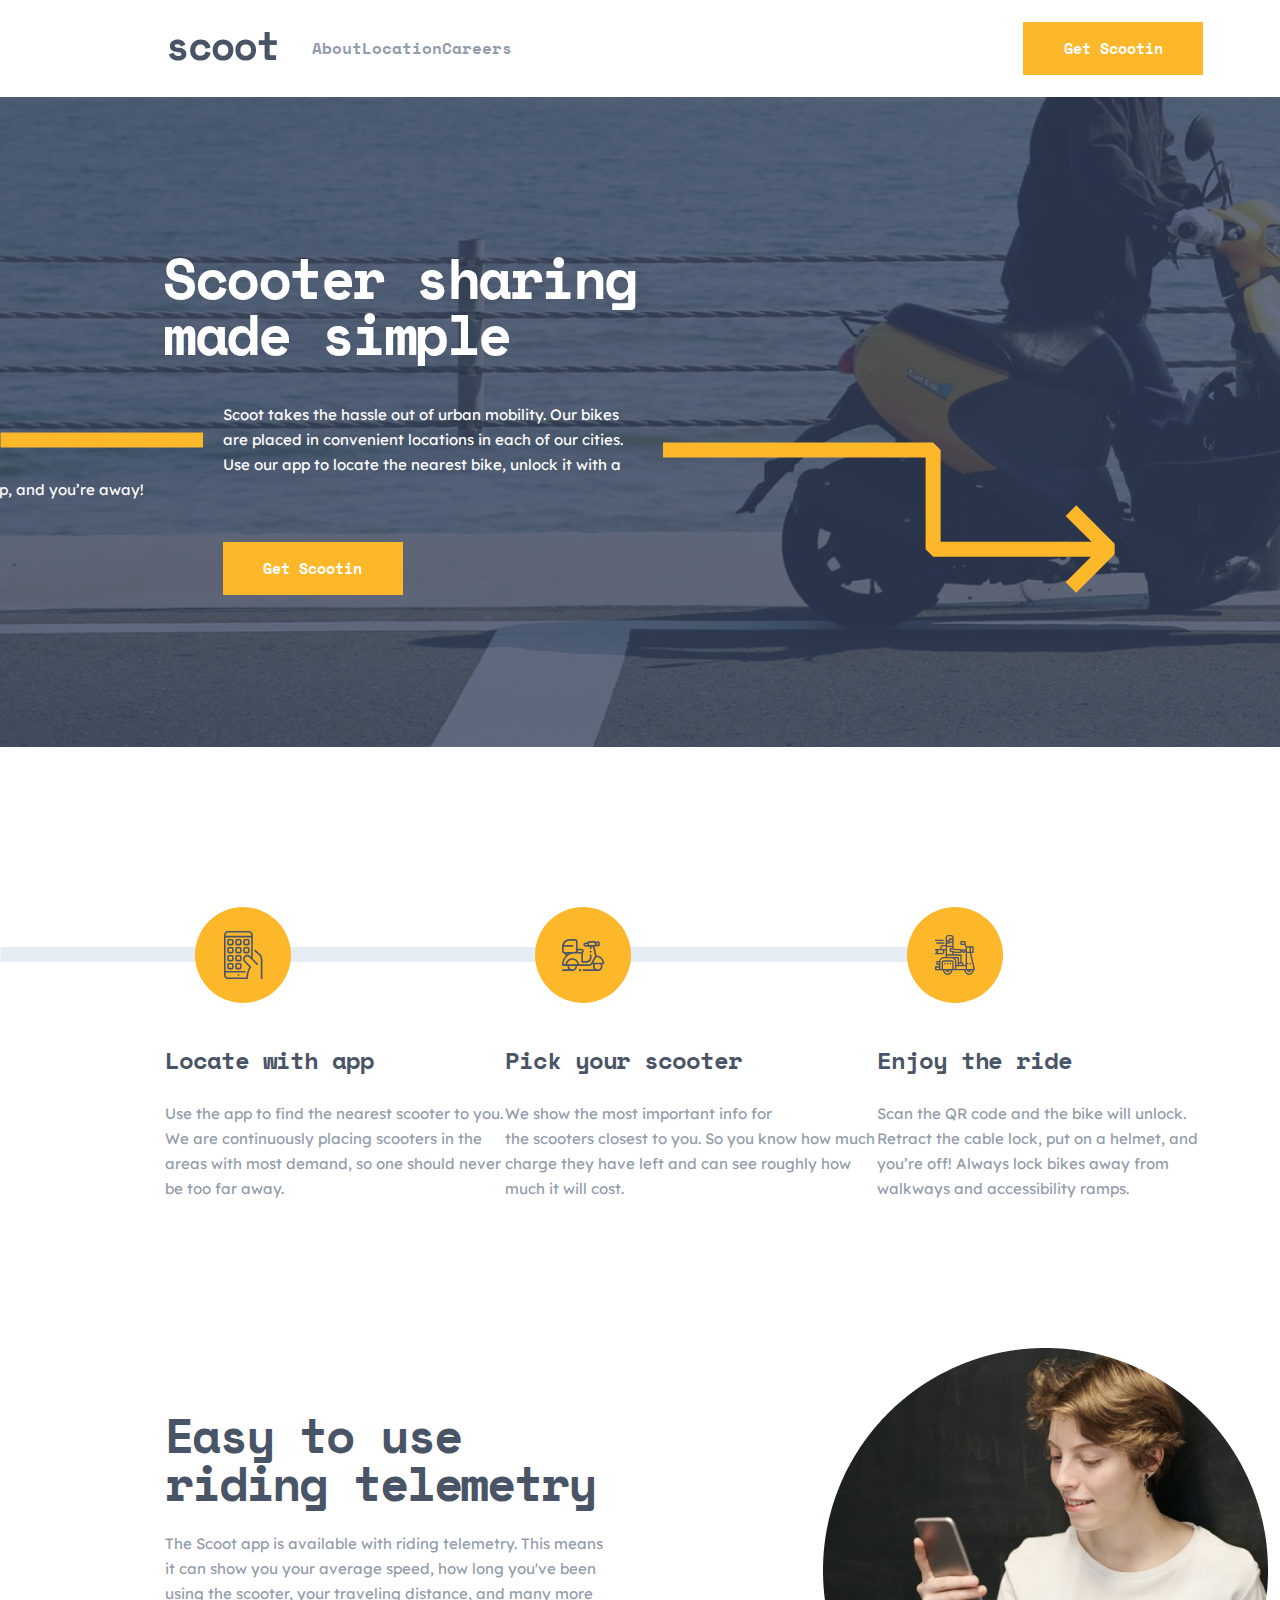
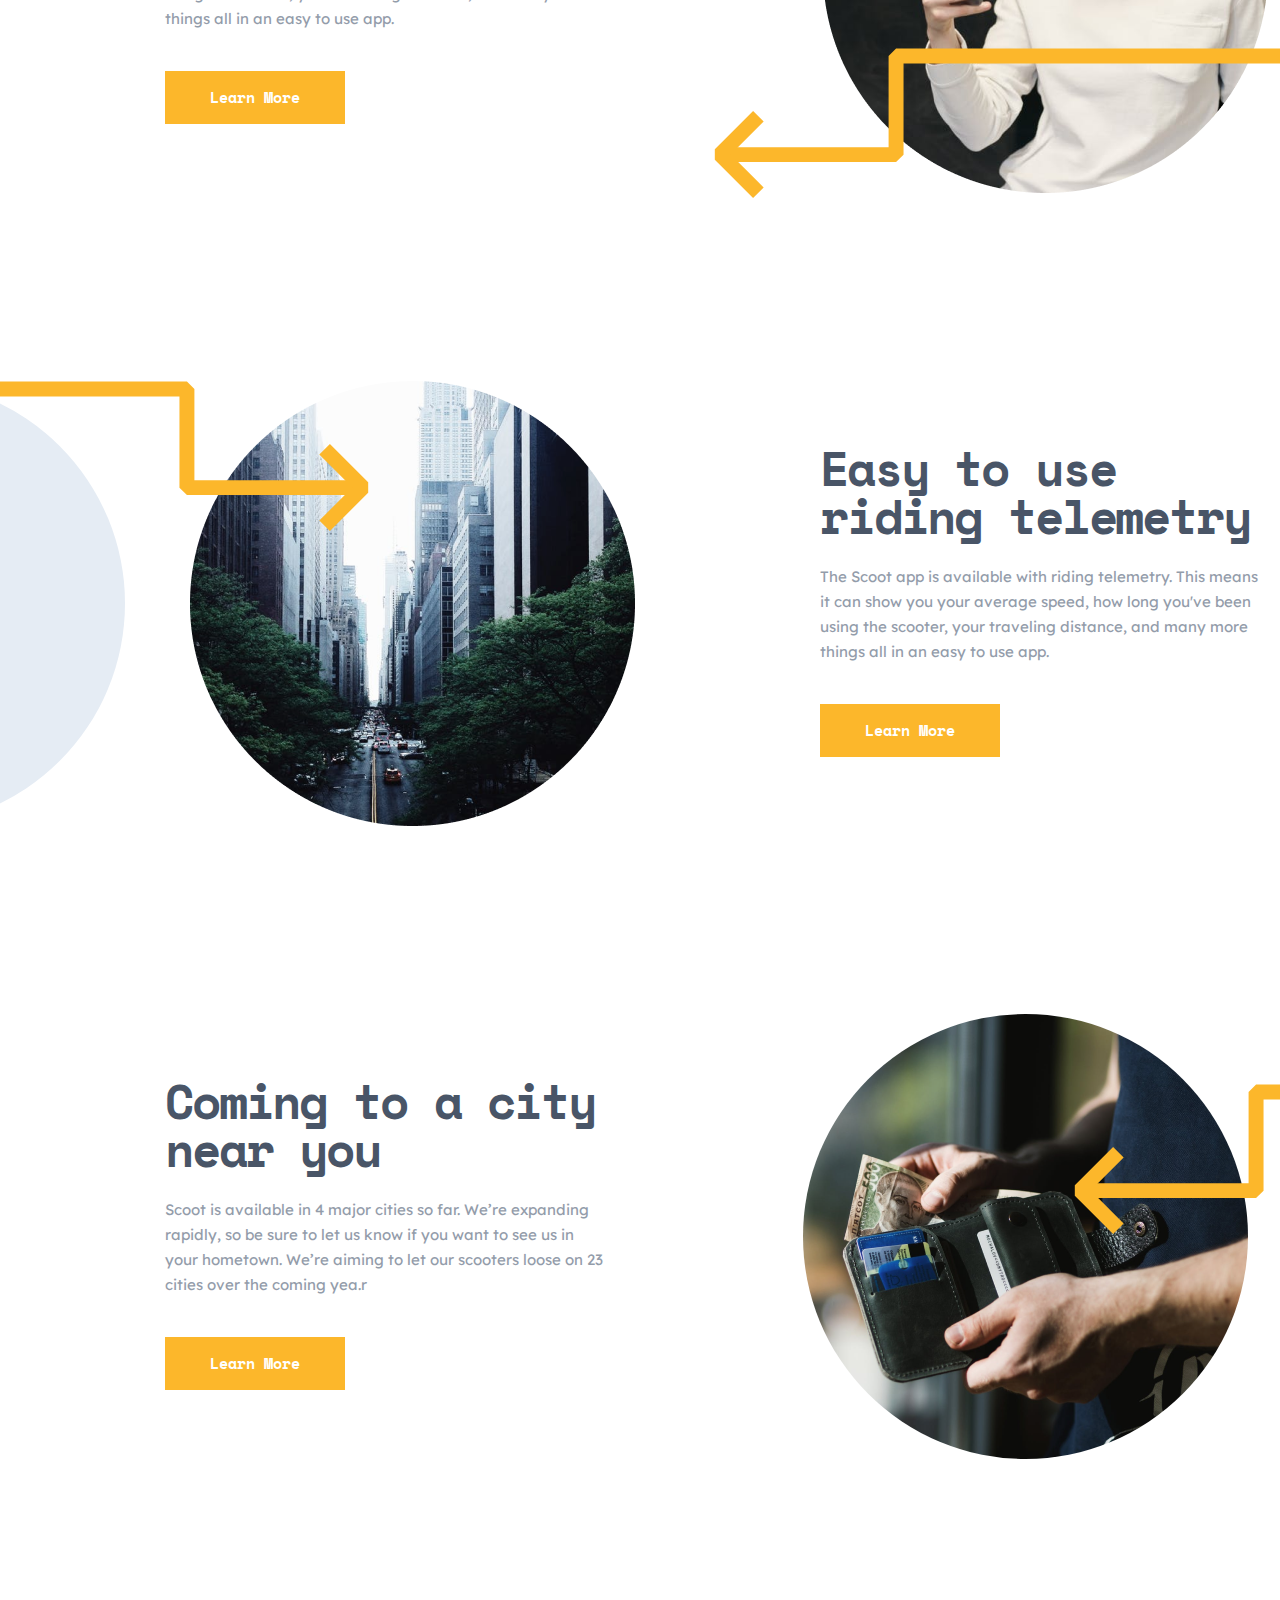
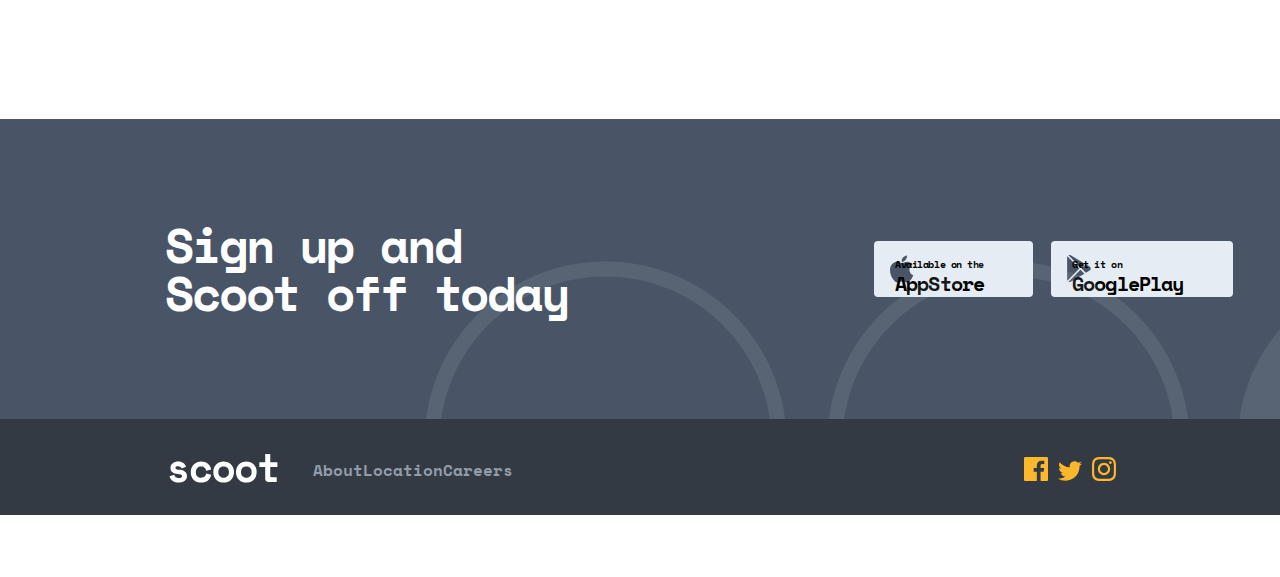
<file: index.html>
<!DOCTYPE html>
<html lang="en">

<head>
    <meta charset="UTF-8">
    <meta http-equiv="X-UA-Compatible" content="IE=edge">
    <meta name="viewport" content="width=device-width, initial-scale=1.0">
    <!-- bootstrap -->
    <!-- CSS only -->
    <link href="https://cdn.jsdelivr.net/npm/bootstrap@5.2.0/dist/css/bootstrap.min.css" rel="stylesheet"
        integrity="sha384-gH2yIJqKdNHPEq0n4Mqa/HGKIhSkIHeL5AyhkYV8i59U5AR6csBvApHHNl/vI1Bx" crossorigin="anonymous">
    <!-- font google font Space Mono -->
    <link rel="preconnect" href="https://fonts.googleapis.com">
    <link rel="preconnect" href="https://fonts.gstatic.com" crossorigin>
    <link
        href="https://fonts.googleapis.com/css2?family=Abril+Fatface&family=Crimson+Pro:ital,wght@1,800&family=Crimson+Text:wght@700&family=Gentium+Plus:ital@1&family=Libre+Baskerville:wght@700&family=Mulish:wght@300;400;700&family=Noto+Serif:wght@700&family=Nunito:wght@500&family=Open+Sans&family=Poppins:wght@300;500&family=Space+Mono&display=swap"
        rel="stylesheet">
    <!-- font google font Lexend Deca -->
    <link rel="preconnect" href="https://fonts.googleapis.com">
    <link rel="preconnect" href="https://fonts.gstatic.com" crossorigin>
    <link
        href="https://fonts.googleapis.com/css2?family=Abril+Fatface&family=Crimson+Pro:ital,wght@1,800&family=Crimson+Text:wght@700&family=Gentium+Plus:ital@1&family=Lexend+Deca&family=Libre+Baskerville:wght@700&family=Mulish:wght@300;400;700&family=Noto+Serif:wght@700&family=Nunito:wght@500&family=Open+Sans&family=Poppins:wght@300;500&family=Space+Mono&display=swap"
        rel="stylesheet">
    <!-- style css -->
    <link rel="stylesheet" href="./css/style.min.css">
    <title>imtihon-2</title>
</head>

<body>






    <header class="headerr">
        <div class="headerr__head">
            <div class=" headerr__head__list">
                <a href="./index.html" class="  headerr__head__list__image">

                    <img src="./image/logo.svg" alt="brand" class="headerr__head__list__img">

                </a>

                <ul class="d-flex headerr__head__list__headul mb-lg-0">
                    <li class="headerr__head__list__headul__headli"><a href="page2/index.html"
                            class=" px-3 headerr__head__list__headul__headli--link">About</a>
                    </li>
                    <li class="headerr__head__list__headul__headli"><a href="page3/index.html"
                            class="px-3 headerr__head__list__headul__headli--link">Location</a></li>
                    <li class="header__head__list__headul__headli"><a href="./page4/index.html"
                            class=" px-3  headerr__head__list__headul__headli--link">Careers</a></li>

                </ul>



                <div class="text-end ">

                    <button type="button" class="btn headerr__head__list__btn">Get Scootin</button>
                </div>

            </div>
        </div>



        <nav class="navbarr">
            <div class="navbarr__list">
                <ul class="navbarr__list__ul ">
                    <li class="navbarr__list__ul__li">
                        Scooter sharing
                    </li>
                    <li class="navbarr__list__ul__li">
                        made simple
                    </li>
                </ul>
            </div>
            <div class="navbarr__item ">
                <div class="navbarr__item__image">
                    <img src="./image/nav-strelka---1.svg" alt="img">
                </div>
                <ul class="navbarr__item__ul ">
                    <li class="navbarr__item__ul--li text-center">Scoot takes the hassle out of urban
                        mobility. Our
                        bikes</li>
                    <li class="navbarr__item__ul--li text-center">are placed in convenient
                        locations in each of our cities.</li>
                    <li class="navbarr__item__ul--li text-center">Use our app to locate the nearest bike, unlock it with
                        a</li>
                    <li class="navbarr__item__ul--li text-center">tap, and you’re away!</li>
                    <button type="button" class="btn navbarr__item__ul__btn1">Get Scootin</button>
                </ul>
                <div class="navbarr__item__image1">
                    <img src="./image/nav-strelka---2.svg" alt="img">
                </div>
            </div>



    </header>


    <div class="coptain">
        <img src="./image/border image dumalo background tizu----.svg" alt="img" class="coptain__img">
        <img src="./image/border image dumalo background tizu----2.png" alt="img" class="coptain__img1">
        <div class="coptain__list">

            <img src="./image/border img 1.svg" alt="img" class="coptain__list__image">

            <div class="coptain__list__item">
                <ul class="coptain__list__item__ul">
                    <li class="coptain__list__item__ul--li">Locate with app</li>

                    <li class="coptain__list__item__ul--li">Use the app to find the nearest scooter to you.</li>
                    <li class="coptain__list__item__ul--li">We are
                        continuously placing scooters in the</li>
                    <li class="coptain__list__item__ul--li">areas with most demand, so one should never</li>
                    <li class="coptain__list__item__ul--li">be too far away.</li>
                </ul>

            </div>
        </div>
        <div class="coptain__list">


            <img src="./image/border img 2.svg" alt="img" class="coptain__list__image">

            <div class="coptain__list__item">
                <ul class="coptain__list__item__ul">
                    <li class="coptain__list__item__ul--li">Pick your scooter</li>
                    <li class="coptain__list__item__ul--li">We show the most important info for </li>
                    <li class="coptain__list__item__ul--li">the scooters closest to you. So you know how much</li>
                    <li class="coptain__list__item__ul--li">charge they have left and can see roughly how</li>
                    <li class="coptain__list__item__ul--li">much it will cost.</li>
                </ul>
            </div>
        </div>


        <div class="coptain__list">

            <img src="./image/border img 3.svg" alt="img" class="coptain__list__image">

            <div class="coptain__list__item">
                <ul class="coptain__list__item__ul">
                    <li class="coptain__list__item__ul--li">Enjoy the ride</li>
                    <li class="coptain__list__item__ul--li">Scan the QR code and the bike will unlock.</li>
                    <li class="coptain__list__item__ul--li">Retract the cable lock, put on a
                        helmet, and</li>
                    <li class="coptain__list__item__ul--li">you’re off! Always lock bikes away from</li>
                    <li class="coptain__list__item__ul--li">walkways and accessibility ramps.</li>
                </ul>
            </div>
        </div>

    </div>

    <div class="article">
        <article class="article__text">
            <ul class="article__text__ul">
                <li class="article__text__ul--li">Easy to use</li>
                <li class="article__text__ul--li">riding telemetry</li>
                <li class="article__text__ul--li">The Scoot app is available with riding telemetry. This means</li>
                <li class="article__text__ul--li">it can show you your
                    average speed, how long you've been</li>
                <li class="article__text__ul--li">using the scooter, your traveling distance, and many more</li>
                <li class="article__text__ul--li">things all in an easy to use app.</li>
                <button type="button" class="btn navbarr__item__ul__btn1">Learn More

            </ul>


        </article>
        <div class="article__image">
            <div class="article__image__img">
                <img src="./image/image dumalo1.png">
            </div>
            <div class="article__image__nextto">

            </div>
            <img src="./image/image dumalo1 strelka.svg" alt="img" class="article__image__images">
        </div>
    </div>




    <div class="article1">


        <div class="article1__image1">
            <div class="article1__image1__img">
                <img src="./image/image dumalo2.png">
            </div>
            <div class="article1__image1__nextto1">

            </div>
            <img src="./image/image dumalo2 strelka.svg" alt="img" class="article1__image1__images1">
        </div>


        <article class="article1__text1">
            <ul class="article1__text1__ul1">
                <li class="article1__text1__ul1--li1">Easy to use</li>
                <li class="article1__text1__ul1--li1">riding telemetry</li>
                <li class="article1__text1__ul1--li1">The Scoot app is available with riding telemetry. This means</li>
                <li class="article1__text1__ul1--li1">it can show you your
                    average speed, how long you've been</li>
                <li class="article1__text1__ul1--li1">using the scooter, your traveling distance, and many more</li>
                <li class="article1__text1__ul1--li1">things all in an easy to use app.</li>
                <button type="button" class="btn navbarr__item__ul__btn1 article1__text1__ul1__moreal">Learn More

            </ul>


        </article>
    </div>




    <div class="article2">
        <article class="article2__text2">
            <ul class="article2__text2__ul2">
                <li class="article2__text2__ul2--li2">Coming to a city</li>
                <li class="article2__text2__ul2--li2">near you</li>
                <li class="article2__text2__ul2--li2">Scoot is available in 4 major cities so far. We’re expanding</li>
                <li class="article2__text2__ul2--li2">rapidly, so be sure to let us know if you want to see us in</li>
                <li class="article2__text2__ul2--li2">your hometown. We’re aiming to let our scooters loose on 23</li>
                <li class="article2__text2__ul2--li2">cities over the coming yea.r</li>
                <button type="button" class="btn navbarr__item__ul__btn1 article2__text2__ul2__moreal">Learn More

            </ul>


        </article>
        <div class="article2__image2">
            <div>
                <img src="./image/image dumalo emas 3.png" class="article2__image2__img2">
            </div>
            <div class="article2__image2__nextto2">

            </div>
            <img src="./image/image dumalo emas 3 strelka.svg" alt="img" class="article2__image2__images2">
        </div>
    </div>








    <footer class="footer">




        <div class="footer__text">

            <div class="footer__text__list">
                <ul class="footer__text__list__ul">
                    <li class="footer__text__list__ul--li">Sign up and</li>
                    <li class="footer__text__list__ul--li">Scoot off today</li>
                </ul>
            </div>


            <div class="footer__text__play">
                <div class="footer__text__appstore">

                    <img src="./image/apple.svg" alt="appstore" class="footer__text__appstore__img">
                    <ul class="footer__text__appstore__ul">
                        <li class="footer__text__appstore__ul--li">Available on the</li>
                        <li class="footer__text__appstore__ul--li">AppStore</li>
                    </ul>
                </div>
                <div class="footer__text__playstore">

                    <img src="./image/play market.svg" alt="play market" class="footer__text__playstore__img">
                    <ul class="footer__text__playstore__ul">
                        <li class="footer__text__playstore__ul--li">Get it on</li>
                        <li class="footer__text__playstore__ul--li">GooglePlay</li>
                    </ul>
                </div>

                <img src="./image/footer background img.png" alt="images" class="footer__text__img">
            </div>
        </div>


        <div class="footer__head">
            <div class="footer__head__list">
                <a href="./index.html" class="footer__head__list__image">

                    <img src="./image/logo footer.svg" alt="brand" class="footer__head__list__img">

                </a>

                <ul class="d-flex footer__head__list__headul mb-lg-0">
                    <li class="footer__head__list__headul__headli"><a href="./page2/index.html"
                            class=" px-3 footer__head__list__headul__headli--link">About</a>
                    </li>
                    <li class="footer__head__list__headul__headli"><a href="./page3/index.html"
                            class="px-3 footer__head__list__headul__headli--link">Location</a></li>
                    <li class="footer__head__list__headul__headli"><a href="./page4/index.html"
                            class=" px-3  footer__head__list__headul__headli--link">Careers</a></li>

                </ul>



                <div class="text-end d-flex footer__head__list__program ">

                    <img src="./image/facebook.svg" alt="facebook" class="pe-3">
                    <img src="./image/twitter.svg" alt="twitter" class="pe-3">
                    <img src="./image/instagram.svg" alt="instagram">
                </div>

            </div>
        </div>







    </footer>

</body>

</html>
</file>
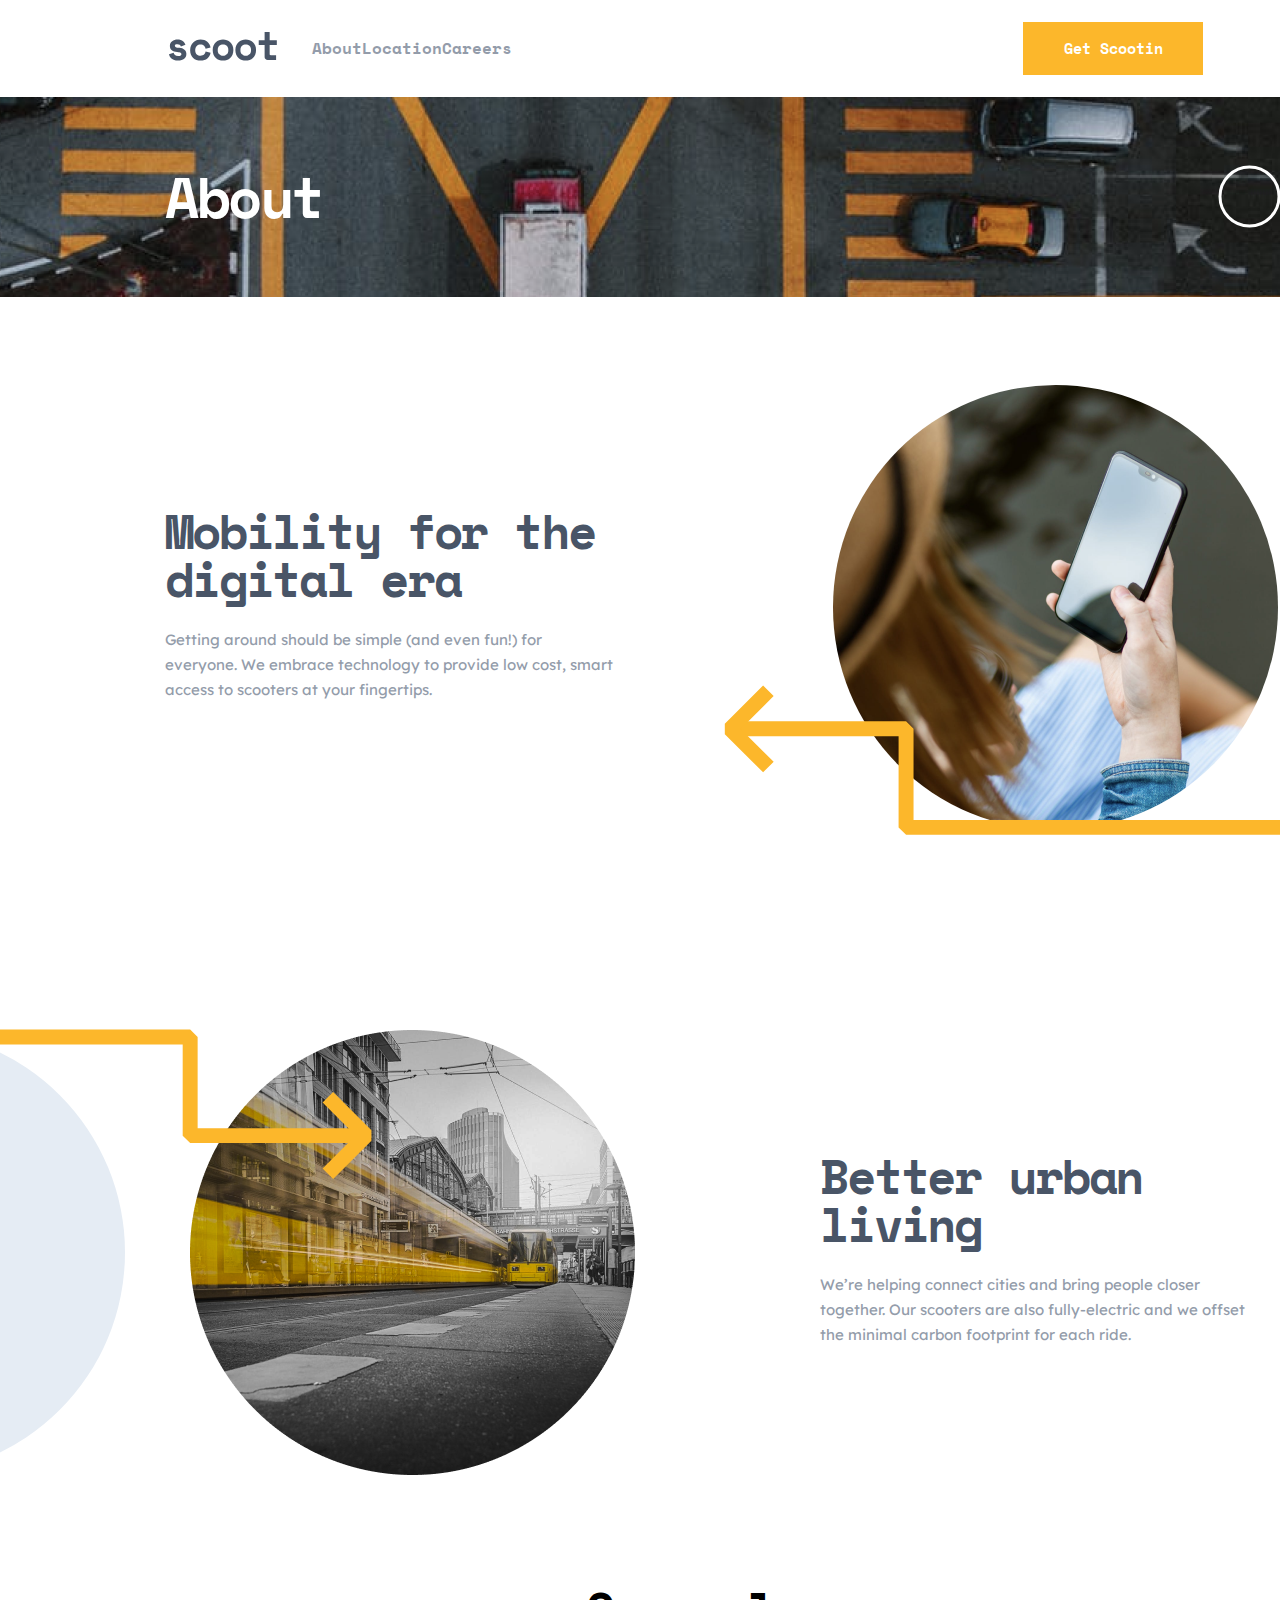
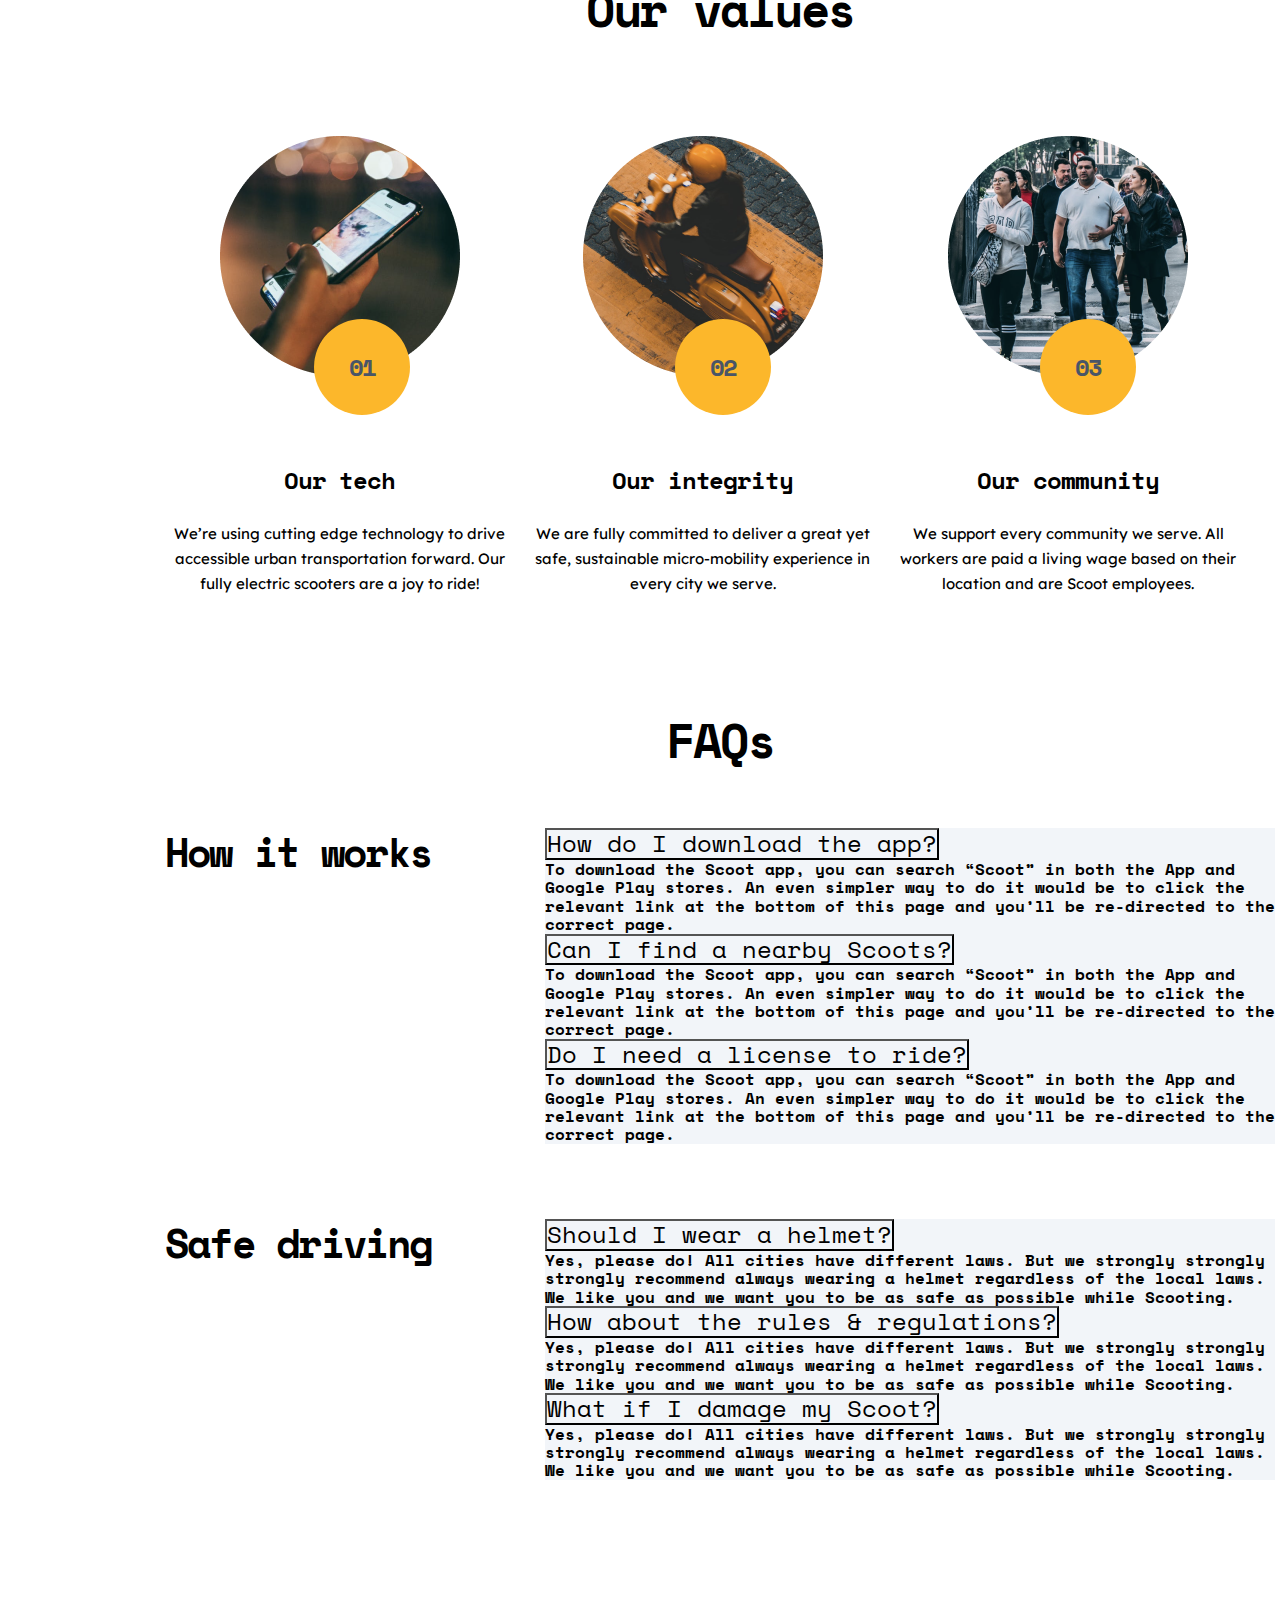
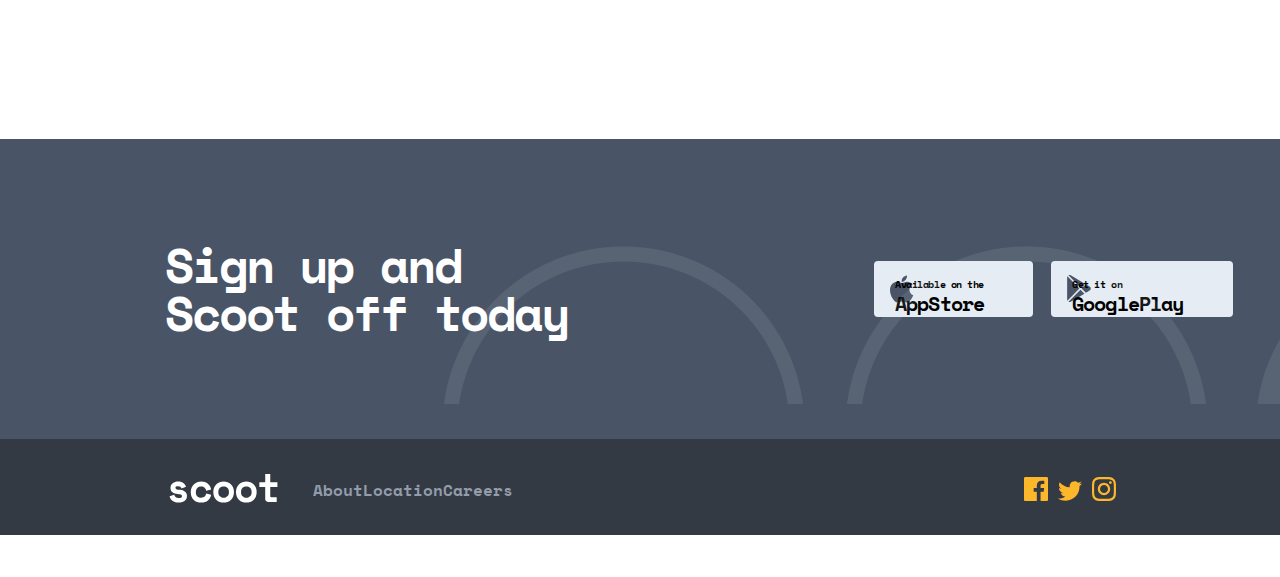
<file: page2/index.html>
<!DOCTYPE html>
<html lang="en">

<head>
    <meta charset="UTF-8">
    <meta http-equiv="X-UA-Compatible" content="IE=edge">
    <meta name="viewport" content="width=device-width, initial-scale=1.0">
    <!-- bootstrap -->
    <!-- CSS only -->
    <link href="https://cdn.jsdelivr.net/npm/bootstrap@5.2.0/dist/css/bootstrap.min.css" rel="stylesheet"
        integrity="sha384-gH2yIJqKdNHPEq0n4Mqa/HGKIhSkIHeL5AyhkYV8i59U5AR6csBvApHHNl/vI1Bx" crossorigin="anonymous">
    <!-- font google font Space Mono -->
    <link rel="preconnect" href="https://fonts.googleapis.com">
    <link rel="preconnect" href="https://fonts.gstatic.com" crossorigin>
    <link
        href="https://fonts.googleapis.com/css2?family=Abril+Fatface&family=Crimson+Pro:ital,wght@1,800&family=Crimson+Text:wght@700&family=Gentium+Plus:ital@1&family=Libre+Baskerville:wght@700&family=Mulish:wght@300;400;700&family=Noto+Serif:wght@700&family=Nunito:wght@500&family=Open+Sans&family=Poppins:wght@300;500&family=Space+Mono&display=swap"
        rel="stylesheet">
    <!-- font google font Lexend Deca -->
    <link rel="preconnect" href="https://fonts.googleapis.com">
    <link rel="preconnect" href="https://fonts.gstatic.com" crossorigin>
    <link
        href="https://fonts.googleapis.com/css2?family=Abril+Fatface&family=Crimson+Pro:ital,wght@1,800&family=Crimson+Text:wght@700&family=Gentium+Plus:ital@1&family=Lexend+Deca&family=Libre+Baskerville:wght@700&family=Mulish:wght@300;400;700&family=Noto+Serif:wght@700&family=Nunito:wght@500&family=Open+Sans&family=Poppins:wght@300;500&family=Space+Mono&display=swap"
        rel="stylesheet">
    <!-- style css -->
    <link rel="stylesheet" href="./style/style.css">
    <title>imtihon-2</title>
</head>

<body>






    <header class="headerr">
        <div class="headerr__head">
            <div class=" headerr__head__list">
                <a href="../index.html" class="headerr__head__list__image">

                    <img src="./image/logo.svg" alt="brand" class="headerr__head__list__img">

                </a>

                <ul class="d-flex headerr__head__list__headul mb-lg-0">
                    <li class="headerr__head__list__headul__headli"><a href="../page2/index.html"
                            class=" px-3 headerr__head__list__headul__headli--link">About</a>
                    </li>
                    <li class="headerr__head__list__headul__headli"><a href="../page3/index.html"
                            class="px-3 headerr__head__list__headul__headli--link">Location</a></li>
                    <li class="header__head__list__headul__headli"><a href="../page4/index.html"
                            class=" px-3  headerr__head__list__headul__headli--link">Careers</a></li>

                </ul>



                <div class="text-end ">

                    <button type="button" class="btn headerr__head__list__btn">Get Scootin</button>
                </div>

            </div>
        </div>



        <nav class="navbarr">

            <ul class="navbarr__ul">
                <li class="navbarr__ul--li">
                    About
                </li>
            </ul>

            <img src="./image/3 ta dumalo 3 chisi yarimi.svg" alt="img" class="navbarr__img">



        </nav>



    </header>



    <div class="article">
        <article class="article__text">
            <ul class="article__text__ul">
                <li class="article__text__ul--li">Mobility for the </li>
                <li class="article__text__ul--li">digital era</li>
                <li class="article__text__ul--li">Getting around should be simple (and even fun!) for </li>
                <li class="article__text__ul--li">everyone. We embrace technology to provide low cost, smart</li>
                <li class="article__text__ul--li">access to scooters at your fingertips.</li>



            </ul>


        </article>
        <div class="article__image">
            <div class="article__image__img">
                <img src="./image/image dumalo emas 4.png" alt="img" class="article__image__img__image">
            </div>
            <div class="article__image__nextto">

            </div>
            <img src="./image/image dumalo emas 4 strelka.svg" alt="img" class="article__image__images">
        </div>
    </div>




    <div class="article1">


        <div class="article1__image1">
            <div class="article1__image1__img">
                <img src="./image/image dumalo5.png" alt="img">
            </div>
            <div class="article1__image1__nextto1">

            </div>
            <img src="./image/image dumalo5 strelka.svg" alt="img" class="article1__image1__images1">
        </div>


        <article class="article1__text1">
            <ul class="article1__text1__ul1">
                <li class="article1__text1__ul1--li1">Better urban</li>
                <li class="article1__text1__ul1--li1">living</li>
                <li class="article1__text1__ul1--li1">We’re helping connect cities and bring people closer </li>
                <li class="article1__text1__ul1--li1">together. Our scooters are also fully-electric and we offset</li>
                <li class="article1__text1__ul1--li1">the minimal carbon footprint for each ride.</li>



            </ul>


        </article>
    </div>

    <p class="text">
        Our values
    </p>

    <div class="center text-center ">
        <div class="center__value">
            <div class="center__value__image">
                <img src="./image/border 1 image dumalo1.png" alt="img">
                <div class="center__value__image__circle">
                    <p>01</p>
                </div>
            </div>
            <div class="center__value__list">
                <ul class="center__value__list__ul">
                    <li class="center__value__list__ul__li">Our tech</li>
                    <li class="center__value__list__ul__li">We’re using cutting edge technology to drive</li>
                    <li class="center__value__list__ul__li">accessible urban transportation forward. Our</li>
                    <li class="center__value__list__ul__li">fully electric scooters are a joy to ride!</li>
                </ul>

            </div>
        </div>
        <div class="center__value">
            <div class="center__value__image">
                <img src="./image/border 2 image dumalo2.png" alt="img">
                <div class="center__value__image__circle">
                    <p>02</p>
                </div>
            </div>
            <div class="center__value__list">
                <ul class="center__value__list__ul">
                    <li class="center__value__list__ul__li">Our integrity</li>
                    <li class="center__value__list__ul__li">We are fully committed to deliver a great yet</li>
                    <li class="center__value__list__ul__li">safe, sustainable micro-mobility experience in</li>
                    <li class="center__value__list__ul__li">every city we serve.</li>
                </ul>

            </div>
        </div>
        <div class="center__value1">
            <div class="center__value1__image">
                <img src="./image/border 3 image dumalo3.png" alt="img">
                <div class="center__value1__image__circle">
                    <p>03</p>
                </div>
            </div>
            <div class="center__value1__list">
                <ul class="center__value1__list__ul">
                    <li class="center__value1__list__ul__li">Our community</li>
                    <li class="center__value1__list__ul__li">We support every community we serve. All</li>
                    <li class="center__value1__list__ul__li">workers are paid a living wage based on
                        their</li>
                    <li class="center__value1__list__ul__li">location and are Scoot employees.</li>
                </ul>

            </div>
        </div>
    </div>

    <p class="text1">
        FAQs
    </p>

    <div class="middle">
        <div class="middle__text">
            <p>How it works</p>
        </div>
        <div class="accordion accordion1" id="accordionExample">
            <div class="accordion-item mb-3 bg-color">
                <h2 class="accordion-header  bg-color" id="headingOne">
                    <button class="accordion-button  bg-color" type="button" data-bs-toggle="collapse"
                        data-bs-target="#collapseOne" aria-expanded="true" aria-controls="collapseOne">
                        How do I download the app?
                    </button>
                </h2>
                <div id="collapseOne" class="accordion-collapse collapse show" aria-labelledby="headingOne"
                    data-bs-parent="#accordionExample">
                    <div class="accordion-body">
                        <strong>
                            To download the Scoot app, you can search “Scoot” in both the App and Google Play
                            stores. An even simpler way to do it would be to click the relevant link at the bottom of
                            this page and you’ll be re-directed to the correct page.
                    </div>
                </div>
            </div>
            <div class="accordion-item mb-3  bg-color">
                <h2 class="accordion-header" id="headingTwo">
                    <button class="accordion-button collapsed  bg-color" type="button" data-bs-toggle="collapse"
                        data-bs-target="#collapseTwo" aria-expanded="false" aria-controls="collapseTwo">
                        Can I find a nearby Scoots?
                    </button>
                </h2>
                <div id="collapseTwo" class="accordion-collapse collapse" aria-labelledby="headingTwo"
                    data-bs-parent="#accordionExample">
                    <div class="accordion-body">
                        <strong>
                            To download the Scoot app, you can search “Scoot” in both the App and Google Play
                            stores. An even simpler way to do it would be to click the relevant link at the bottom of
                            this page and you’ll be re-directed to the correct page.
                    </div>
                </div>
            </div>
            <div class="accordion-item  bg-color ">
                <h2 class="accordion-header " id="headingThree">
                    <button class="accordion-button collapsed  bg-color" type="button" data-bs-toggle="collapse"
                        data-bs-target="#collapseThree" aria-expanded="false" aria-controls="collapseThree">
                        Do I need a license to ride?
                    </button>
                </h2>
                <div id="collapseThree" class="accordion-collapse collapse" aria-labelledby="headingThree"
                    data-bs-parent="#accordionExample">
                    <div class="accordion-body">
                        <strong>
                            To download the Scoot app, you can search “Scoot” in both the App and Google Play
                            stores. An even simpler way to do it would be to click the relevant link at the bottom of
                            this page and you’ll be re-directed to the correct page.
                    </div>
                </div>
            </div>

        </div>


    </div>











    <div class="middle1">
        <div class="middle1__text">
            <p>Safe driving</p>
        </div>
        <div class="accordion accordion1" id="accordionExample">
            <div class="accordion-item  mb-3 bg-color">
                <h2 class="accordion-header  bg-color" id="headingOne">
                    <button class="accordion-button  bg-color" type="button" data-bs-toggle="collapse"
                        data-bs-target="#collapseOne" aria-expanded="true" aria-controls="collapseOne">
                        Should I wear a helmet?
                    </button>
                </h2>
                <div id="collapseOne" class="accordion-collapse collapse show" aria-labelledby="headingOne"
                    data-bs-parent="#accordionExample">
                    <div class="accordion-body">
                        <strong>
                            Yes, please do! All cities have different laws. But we strongly strongly strongly recommend
                            always wearing a helmet regardless of the local laws. We like you and we want you to be as
                            safe as possible while Scooting.
                    </div>
                </div>
            </div>
            <div class="accordion-item mb-3  bg-color">
                <h2 class="accordion-header" id="headingTwo">
                    <button class="accordion-button collapsed  bg-color" type="button" data-bs-toggle="collapse"
                        data-bs-target="#collapseTwo" aria-expanded="false" aria-controls="collapseTwo">
                        How about the rules & regulations?
                    </button>
                </h2>
                <div id="collapseTwo" class="accordion-collapse collapse" aria-labelledby="headingTwo"
                    data-bs-parent="#accordionExample">
                    <div class="accordion-body">
                        <strong>
                            Yes, please do! All cities have different laws. But we strongly strongly strongly recommend
                            always wearing a helmet regardless of the local laws. We like you and we want you to be as
                            safe as possible while Scooting.
                    </div>
                </div>
            </div>
            <div class="accordion-item  bg-color ">
                <h2 class="accordion-header " id="headingThree">
                    <button class="accordion-button collapsed  bg-color" type="button" data-bs-toggle="collapse"
                        data-bs-target="#collapseThree" aria-expanded="false" aria-controls="collapseThree">
                        What if I damage my Scoot?
                    </button>
                </h2>
                <div id="collapseThree" class="accordion-collapse collapse" aria-labelledby="headingThree"
                    data-bs-parent="#accordionExample">
                    <div class="accordion-body">
                        <strong>
                            Yes, please do! All cities have different laws. But we strongly strongly strongly recommend
                            always wearing a helmet regardless of the local laws. We like you and we want you to be as
                            safe as possible while Scooting.
                    </div>
                </div>
            </div>

        </div>


    </div>



    <footer class="footer">




        <div class="footer__text">

            <div class="footer__text__list">
                <ul class="footer__text__list__ul">
                    <li class="footer__text__list__ul--li">Sign up and</li>
                    <li class="footer__text__list__ul--li">Scoot off today</li>
                </ul>
            </div>



            <div class="footer__text__appstore">

                <img src="./image/apple.svg" alt="appstore" class="footer__text__appstore__img">
                <ul class="footer__text__appstore__ul">
                    <li class="footer__text__appstore__ul--li">Available on the</li>
                    <li class="footer__text__appstore__ul--li">AppStore</li>
                </ul>
            </div>
            <div class="footer__text__playstore">

                <img src="./image/play market.svg" alt="play market" class="footer__text__playstore__img">
                <ul class="footer__text__playstore__ul">
                    <li class="footer__text__playstore__ul--li">Get it on</li>
                    <li class="footer__text__playstore__ul--li">GooglePlay</li>
                </ul>
            </div>

            <img src="./image/footer background img.png" alt="images" class="footer__text__img">
        </div>



        <div class="footer__head">
            <div class="footer__head__list">
                <a href="../index.html" class="footer__head__list__image">

                    <img src="./image/logo footer.svg" alt="brand" class="footer__head__list__img">

                </a>

                <ul class="d-flex footer__head__list__headul mb-lg-0">
                    <li class="footer__head__list__headul__headli"><a href="../page2/index.html"
                            class=" px-3 footer__head__list__headul__headli--link">About</a>
                    </li>
                    <li class="footer__head__list__headul__headli"><a href="../page3/index.html"
                            class="px-3 footer__head__list__headul__headli--link">Location</a></li>
                    <li class="footer__head__list__headul__headli"><a href="../page4/index.html"
                            class=" px-3  footer__head__list__headul__headli--link">Careers</a></li>

                </ul>



                <div class="text-end d-flex footer__head__list__program ">

                    <img src="./image/facebook.svg" alt="facebook" class="pe-3">
                    <img src="./image/twitter.svg" alt="twitter" class="pe-3">
                    <img src="./image/instagram.svg" alt="instagram">
                </div>

            </div>
        </div>







    </footer>

</body>
<!-- JavaScript Bundle with Popper -->
<script src="https://cdn.jsdelivr.net/npm/bootstrap@5.2.0/dist/js/bootstrap.bundle.min.js"
    integrity="sha384-A3rJD856KowSb7dwlZdYEkO39Gagi7vIsF0jrRAoQmDKKtQBHUuLZ9AsSv4jD4Xa"
    crossorigin="anonymous"></script>

</html>
</file>
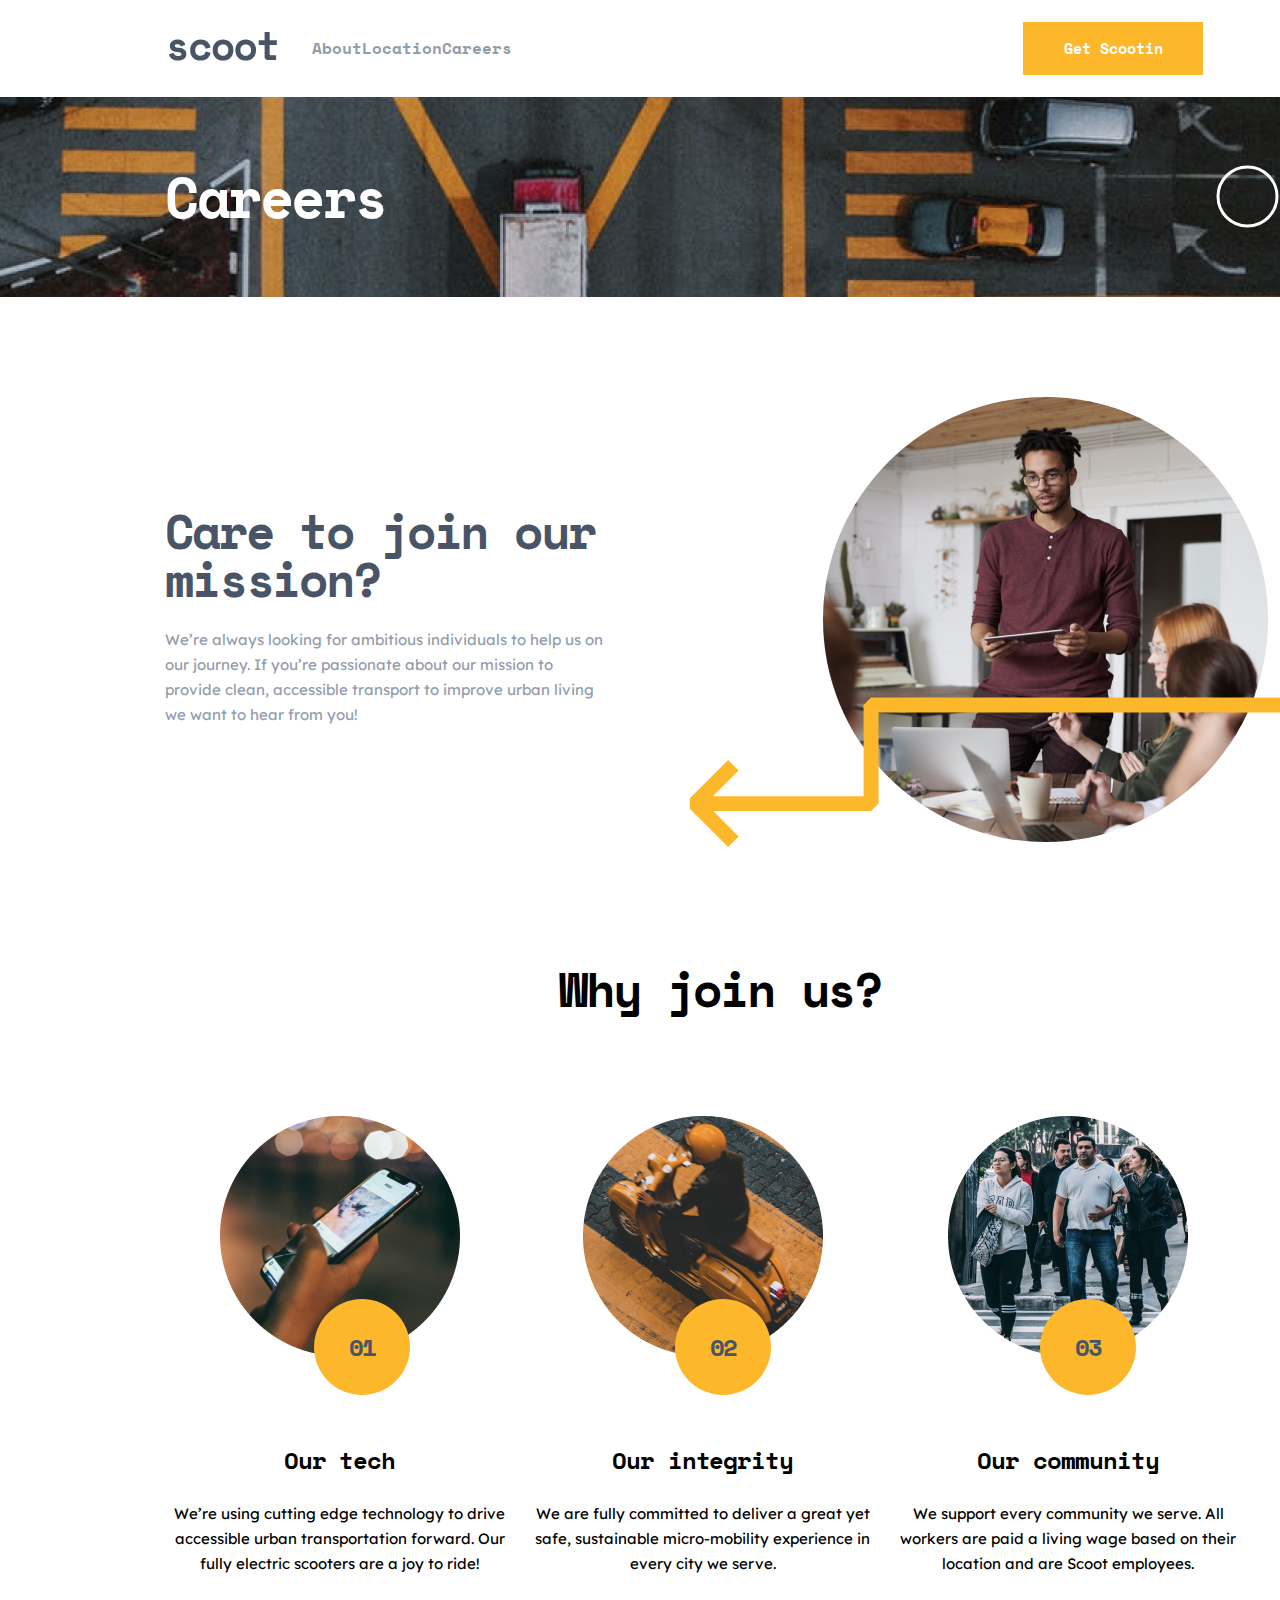
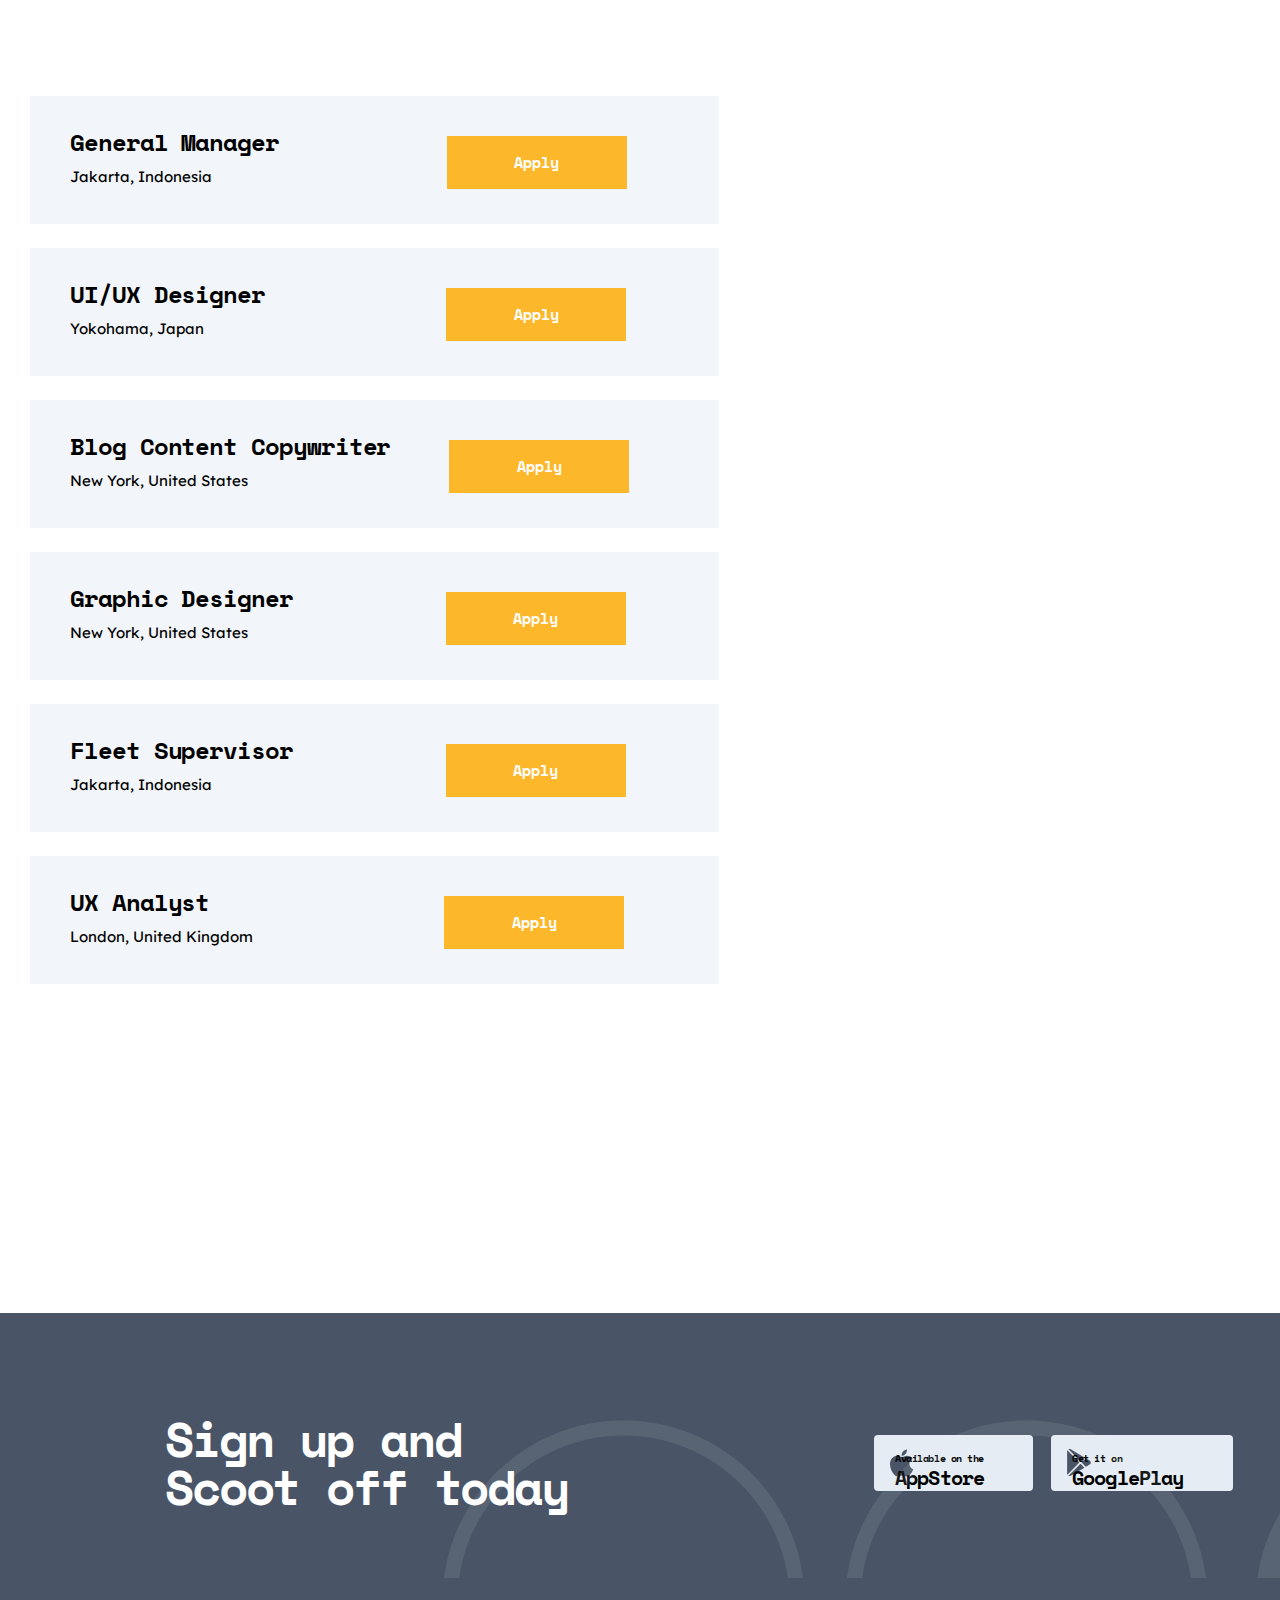
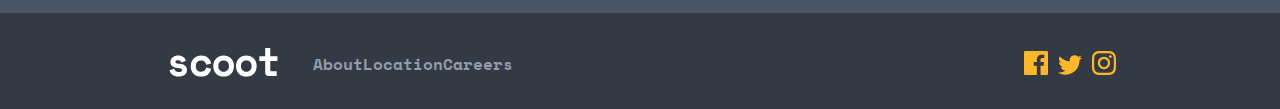
<file: page3/index.html>
<!DOCTYPE html>
<html lang="en">

<head>
    <meta charset="UTF-8">
    <meta http-equiv="X-UA-Compatible" content="IE=edge">
    <meta name="viewport" content="width=device-width, initial-scale=1.0">
    <!-- bootstrap -->
    <!-- CSS only -->
    <link href="https://cdn.jsdelivr.net/npm/bootstrap@5.2.0/dist/css/bootstrap.min.css" rel="stylesheet"
        integrity="sha384-gH2yIJqKdNHPEq0n4Mqa/HGKIhSkIHeL5AyhkYV8i59U5AR6csBvApHHNl/vI1Bx" crossorigin="anonymous">
    <!-- font google font Space Mono -->
    <link rel="preconnect" href="https://fonts.googleapis.com">
    <link rel="preconnect" href="https://fonts.gstatic.com" crossorigin>
    <link
        href="https://fonts.googleapis.com/css2?family=Abril+Fatface&family=Crimson+Pro:ital,wght@1,800&family=Crimson+Text:wght@700&family=Gentium+Plus:ital@1&family=Libre+Baskerville:wght@700&family=Mulish:wght@300;400;700&family=Noto+Serif:wght@700&family=Nunito:wght@500&family=Open+Sans&family=Poppins:wght@300;500&family=Space+Mono&display=swap"
        rel="stylesheet">
    <!-- font google font Lexend Deca -->
    <link rel="preconnect" href="https://fonts.googleapis.com">
    <link rel="preconnect" href="https://fonts.gstatic.com" crossorigin>
    <link
        href="https://fonts.googleapis.com/css2?family=Abril+Fatface&family=Crimson+Pro:ital,wght@1,800&family=Crimson+Text:wght@700&family=Gentium+Plus:ital@1&family=Lexend+Deca&family=Libre+Baskerville:wght@700&family=Mulish:wght@300;400;700&family=Noto+Serif:wght@700&family=Nunito:wght@500&family=Open+Sans&family=Poppins:wght@300;500&family=Space+Mono&display=swap"
        rel="stylesheet">
    <!-- style css -->
    <link rel="stylesheet" href="./style/style.css">
    <title>imtihon-2</title>
</head>

<body>






    <header class="headerr">
        <div class="headerr__head">
            <div class=" headerr__head__list">
                <a href="../index.html" class="  headerr__head__list__image">

                    <img src="./image/logo.svg" alt="brand" class="headerr__head__list__img">

                </a>

                <ul class="d-flex headerr__head__list__headul mb-lg-0">
                    <li class="headerr__head__list__headul__headli"><a href="../page2/index.html"
                            class=" px-3 headerr__head__list__headul__headli--link">About</a>
                    </li>
                    <li class="headerr__head__list__headul__headli"><a href="../page3/index.html"
                            class="px-3 headerr__head__list__headul__headli--link">Location</a></li>
                    <li class="header__head__list__headul__headli"><a href="../page4/index.html"
                            class=" px-3  headerr__head__list__headul__headli--link">Careers</a></li>

                </ul>



                <div class="text-end ">

                    <button type="button" class="btn headerr__head__list__btn">Get Scootin</button>
                </div>

            </div>
        </div>



        <nav class="navbarr">

            <ul class="navbarr__ul">
                <li class="navbarr__ul--li">
                    Careers
                </li>
            </ul>

            <img src="./image/3 ta dumalo 3 chisi yarimi.svg" alt="img" class="navbarr__img">



        </nav>



    </header>



    <div class="article">
        <article class="article__text">
            <ul class="article__text__ul">
                <li class="article__text__ul--li">Care to join our</li>
                <li class="article__text__ul--li">mission?</li>
                <li class="article__text__ul--li">We’re always looking for ambitious individuals to help us on </li>
                <li class="article__text__ul--li">our journey. If you’re passionate about our mission to</li>
                <li class="article__text__ul--li">provide clean, accessible transport to improve urban living</li>
                <li class="article__text__ul--li">we want to hear from you!</li>


            </ul>


        </article>
        <div class="article__image">
            <div class="article__image__img">
                <img src="./image/image dumalo emas 6.png" alt="img" class="article__image__img__image">
            </div>
            <div class="article__image__nextto">

            </div>
            <img src="./image/image dumalo emas 6 strelka.svg" alt="img" class="article__image__images">
        </div>
    </div>




    <p class="text">
        Why join us?
    </p>

    <div class="center text-center d-flex">
        <div class="center__value">
            <div class="center__value__image">
                <img src="./image/border 1 image dumalo1.png" alt="img">
                <div class="center__value__image__circle">
                    <p>01</p>
                </div>
            </div>
            <div class="center__value__list">
                <ul class="center__value__list__ul">
                    <li class="center__value__list__ul__li">Our tech</li>
                    <li class="center__value__list__ul__li">We’re using cutting edge technology to drive</li>
                    <li class="center__value__list__ul__li">accessible urban transportation forward. Our</li>
                    <li class="center__value__list__ul__li">fully electric scooters are a joy to ride!</li>
                </ul>

            </div>
        </div>
        <div class="center__value">
            <div class="center__value__image">
                <img src="./image/border 2 image dumalo2.png" alt="img">
                <div class="center__value__image__circle">
                    <p>02</p>
                </div>
            </div>
            <div class="center__value__list">
                <ul class="center__value__list__ul">
                    <li class="center__value__list__ul__li">Our integrity</li>
                    <li class="center__value__list__ul__li">We are fully committed to deliver a great yet</li>
                    <li class="center__value__list__ul__li">safe, sustainable micro-mobility experience in</li>
                    <li class="center__value__list__ul__li">every city we serve.</li>
                </ul>

            </div>
        </div>
        <div class="center__value1">
            <div class="center__value1__image">
                <img src="./image/border 3 image dumalo3.png" alt="img">
                <div class="center__value1__image__circle">
                    <p>03</p>
                </div>
            </div>
            <div class="center__value1__list">
                <ul class="center__value1__list__ul">
                    <li class="center__value1__list__ul__li">Our community</li>
                    <li class="center__value1__list__ul__li">We support every community we serve. All</li>
                    <li class="center__value1__list__ul__li">workers are paid a living wage based on
                        their</li>
                    <li class="center__value1__list__ul__li">location and are Scoot employees.</li>
                </ul>

            </div>
        </div>
    </div>





    <div class="middle">
        <ul class="middle__ul">
            <li class="middle__ul__li">General Manager</li>
            <li class="middle__ul__li">Jakarta, Indonesia</li>
        </ul>
        <div class="middle__border">

            <button type="button" class="btn middle__border__btn">Apply</button>
        </div>
    </div>


    <div class="middle2">
        <ul class="middle2__ul">
            <li class="middle2__ul__li">UI/UX Designer</li>
            <li class="middle2__ul__li">Yokohama, Japan</li>
        </ul>
        <div class="middle2__border">

            <button type="button" class="btn middle2__border__btn">Apply</button>
        </div>
    </div>

    <div class="middle3">
        <ul class="middle3__ul">
            <li class="middle3__ul__li">Blog Content Copywriter</li>
            <li class="middle3__ul__li">New York, United States</li>
        </ul>
        <div class="middle3__border">

            <button type="button" class="btn middle3__border__btn">Apply</button>
        </div>
    </div>

    <div class="middle4">
        <ul class="middle4__ul">
            <li class="middle4__ul__li">Graphic Designer</li>
            <li class="middle4__ul__li">New York, United States</li>
        </ul>
        <div class="middle4__border">

            <button type="button" class="btn middle4__border__btn">Apply</button>
        </div>
    </div>

    <div class="middle4">
        <ul class="middle4__ul">
            <li class="middle4__ul__li">Fleet Supervisor</li>
            <li class="middle4__ul__li">Jakarta, Indonesia</li>
        </ul>
        <div class="middle4__border">

            <button type="button" class="btn middle4__border__btn">Apply</button>
        </div>
    </div>

    <div class="middle1">
        <ul class="middle1__ul">
            <li class="middle1__ul__li">UX Analyst</li>
            <li class="middle1__ul__li">London, United Kingdom</li>
        </ul>
        <div class="middle1__border">

            <button type="button" class="btn middle1__border__btn">Apply</button>
        </div>
    </div>






    <footer class="footer">




        <div class="footer__text">

            <div class="footer__text__list">
                <ul class="footer__text__list__ul">
                    <li class="footer__text__list__ul--li">Sign up and</li>
                    <li class="footer__text__list__ul--li">Scoot off today</li>
                </ul>
            </div>



            <div class="footer__text__appstore">

                <img src="./image/apple.svg" alt="appstore" class="footer__text__appstore__img">
                <ul class="footer__text__appstore__ul">
                    <li class="footer__text__appstore__ul--li">Available on the</li>
                    <li class="footer__text__appstore__ul--li">AppStore</li>
                </ul>
            </div>
            <div class="footer__text__playstore">

                <img src="./image/play market.svg" alt="play market" class="footer__text__playstore__img">
                <ul class="footer__text__playstore__ul">
                    <li class="footer__text__playstore__ul--li">Get it on</li>
                    <li class="footer__text__playstore__ul--li">GooglePlay</li>
                </ul>
            </div>

            <img src="./image/footer background img.png" alt="images" class="footer__text__img">
        </div>



        <div class="footer__head">
            <div class="footer__head__list">
                <a href="../index.html" class="footer__head__list__image">

                    <img src="./image/logo footer.svg" alt="brand" class="footer__head__list__img">

                </a>

                <ul class="d-flex footer__head__list__headul mb-lg-0">
                    <li class="footer__head__list__headul__headli"><a href="../page2/index.html"
                            class=" px-3 footer__head__list__headul__headli--link">About</a>
                    </li>
                    <li class="footer__head__list__headul__headli"><a href="../page3/index.html"
                            class=" px-3 footer__head__list__headul__headli--link">Location</a></li>
                    <li class="footer__head__list__headul__headli"><a href="../page4/index.html"
                            class=" px-3  footer__head__list__headul__headli--link">Careers</a></li>

                </ul>



                <div class="text-end d-flex footer__head__list__program ">

                    <img src="./image/facebook.svg" alt="facebook" class="pe-3">
                    <img src="./image/twitter.svg" alt="twitter" class="pe-3">
                    <img src="./image/instagram.svg" alt="instagram">
                </div>

            </div>
        </div>







    </footer>

</body>
<!-- JavaScript Bundle with Popper -->
<script src="https://cdn.jsdelivr.net/npm/bootstrap@5.2.0/dist/js/bootstrap.bundle.min.js"
    integrity="sha384-A3rJD856KowSb7dwlZdYEkO39Gagi7vIsF0jrRAoQmDKKtQBHUuLZ9AsSv4jD4Xa"
    crossorigin="anonymous"></script>

</html>
</file>
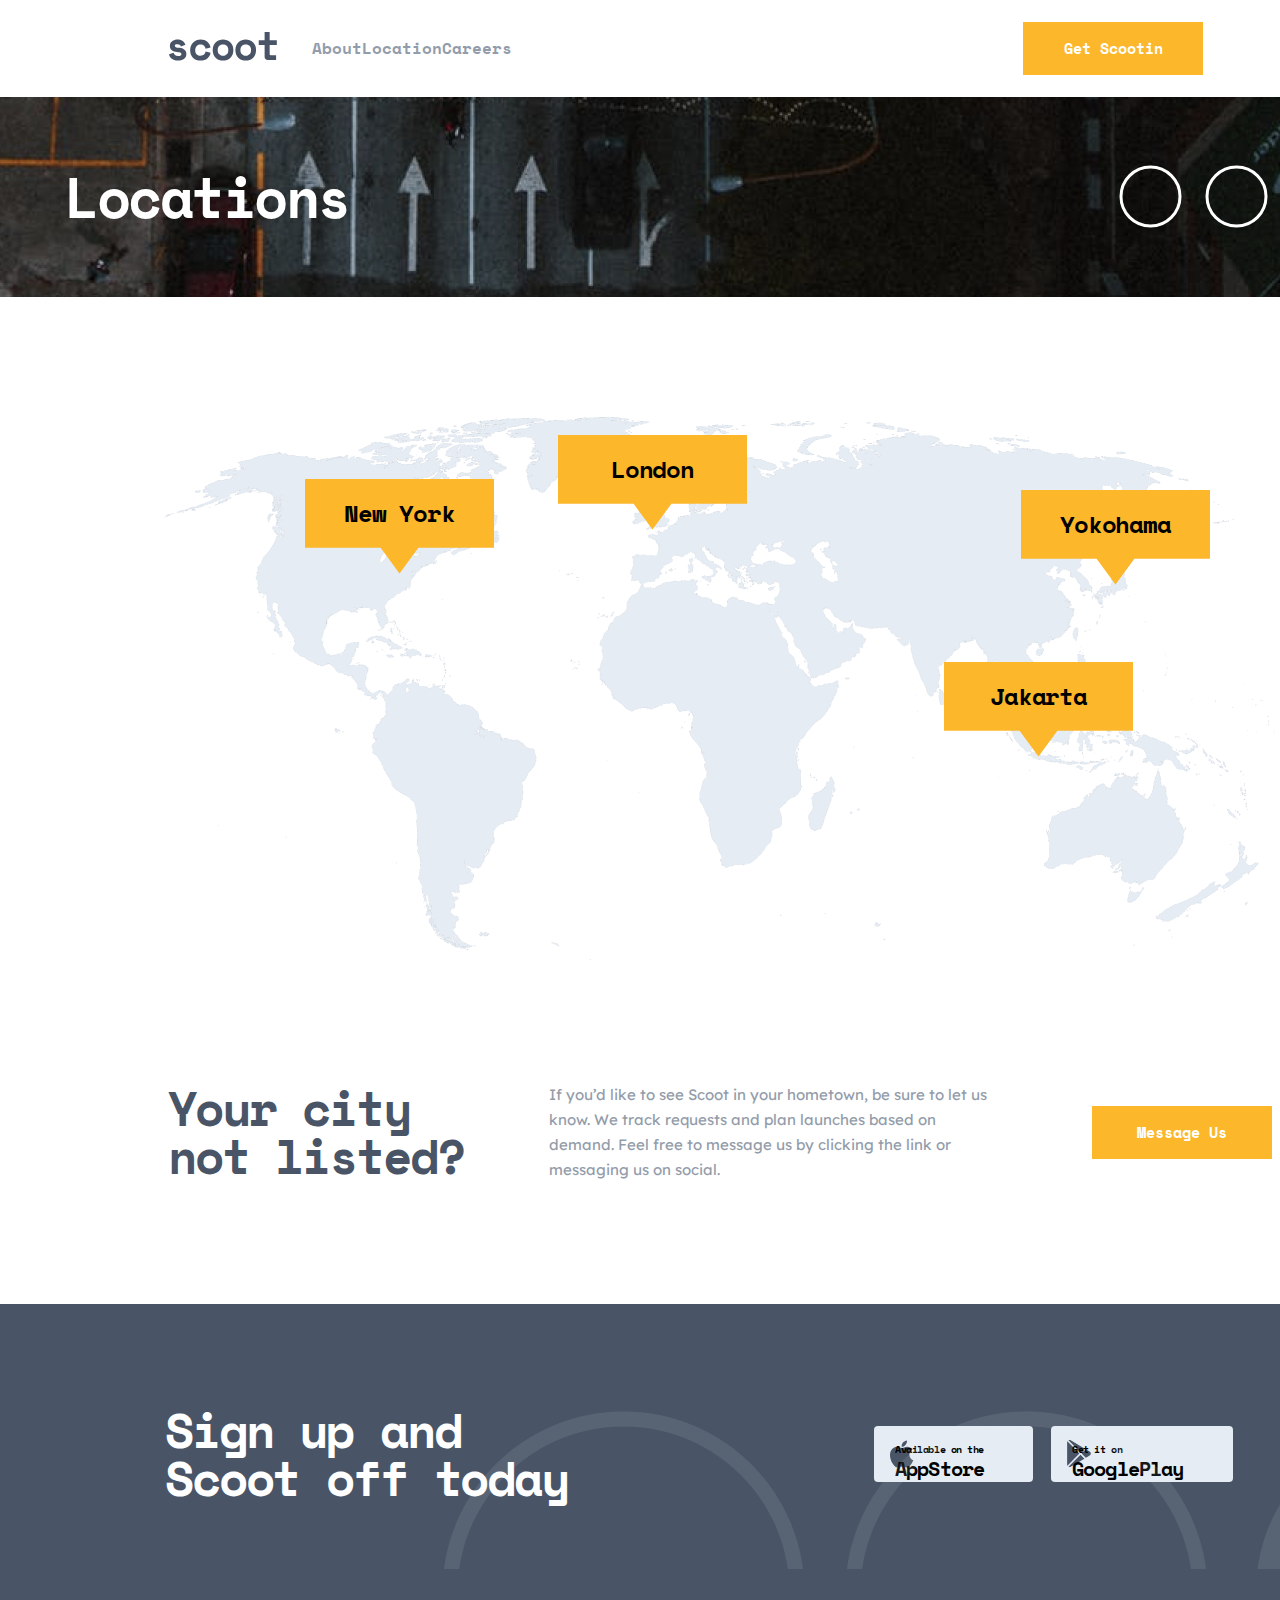
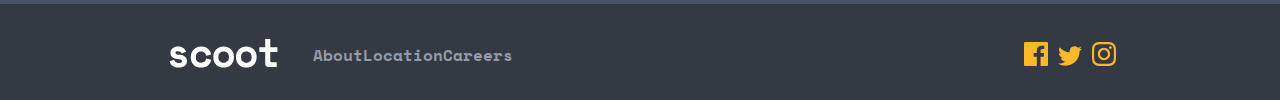
<file: page4/index.html>
<!DOCTYPE html>
<html lang="en">

<head>
    <meta charset="UTF-8">
    <meta http-equiv="X-UA-Compatible" content="IE=edge">
    <meta name="viewport" content="width=device-width, initial-scale=1.0">
    <!-- bootstrap -->
    <!-- CSS only -->
    <link href="https://cdn.jsdelivr.net/npm/bootstrap@5.2.0/dist/css/bootstrap.min.css" rel="stylesheet"
        integrity="sha384-gH2yIJqKdNHPEq0n4Mqa/HGKIhSkIHeL5AyhkYV8i59U5AR6csBvApHHNl/vI1Bx" crossorigin="anonymous">
    <!-- font google font Space Mono -->
    <link rel="preconnect" href="https://fonts.googleapis.com">
    <link rel="preconnect" href="https://fonts.gstatic.com" crossorigin>
    <link
        href="https://fonts.googleapis.com/css2?family=Abril+Fatface&family=Crimson+Pro:ital,wght@1,800&family=Crimson+Text:wght@700&family=Gentium+Plus:ital@1&family=Libre+Baskerville:wght@700&family=Mulish:wght@300;400;700&family=Noto+Serif:wght@700&family=Nunito:wght@500&family=Open+Sans&family=Poppins:wght@300;500&family=Space+Mono&display=swap"
        rel="stylesheet">
    <!-- font google font Lexend Deca -->
    <link rel="preconnect" href="https://fonts.googleapis.com">
    <link rel="preconnect" href="https://fonts.gstatic.com" crossorigin>
    <link
        href="https://fonts.googleapis.com/css2?family=Abril+Fatface&family=Crimson+Pro:ital,wght@1,800&family=Crimson+Text:wght@700&family=Gentium+Plus:ital@1&family=Lexend+Deca&family=Libre+Baskerville:wght@700&family=Mulish:wght@300;400;700&family=Noto+Serif:wght@700&family=Nunito:wght@500&family=Open+Sans&family=Poppins:wght@300;500&family=Space+Mono&display=swap"
        rel="stylesheet">
    <!-- style css -->
    <link rel="stylesheet" href="./style/style.css">
    <title>imtihon-2</title>
</head>

<body>






    <header class="headerr">
        <div class="headerr__head">
            <div class=" headerr__head__list">
                <a href="../index.html" class="  headerr__head__list__image">

                    <img src="./image/logo.svg" alt="brand" class="headerr__head__list__img">

                </a>

                <ul class="d-flex headerr__head__list__headul mb-lg-0">
                    <li class="headerr__head__list__headul__headli"><a href="../page2/index.html"
                            class=" px-3 headerr__head__list__headul__headli--link">About</a>
                    </li>
                    <li class="headerr__head__list__headul__headli"><a href="../page3/index.html"
                            class="px-3 headerr__head__list__headul__headli--link">Location</a></li>
                    <li class="header__head__list__headul__headli"><a href="../page4/index.html"
                            class=" px-3  headerr__head__list__headul__headli--link">Careers</a></li>

                </ul>



                <div class="text-end ">

                    <button type="button" class="btn headerr__head__list__btn">Get Scootin</button>
                </div>

            </div>
        </div>



        <nav class="navbarr">

            <ul class="navbarr__ul">
                <li class="navbarr__ul--li">
                    Locations
                </li>
            </ul>

            <img src="./image/3 ta dumalo 3 chisi yarimi.svg" alt="img" class="navbarr__img">



        </nav>



    </header>




    <div class="globus">
        <!-- <img src="./image/yer shari.png" alt="img"> -->
        <p class="globus__text1">New York</p>
        <p class="globus__text2">London</p>
        <p class="globus__text3">Yokohama</p>
        <p class="globus__text4">Jakarta</p>


    </div>

    <div class="reaper">
        <ul class="reaper__ul">
            <li class="reaper__ul__li">Your city</li>
            <li class="reaper__ul__li">not listed?</li>
        </ul>
        <ul class="reaper__list">
            <li class="reaper__list__item">If you’d like to see Scoot in your hometown, be sure to let us</li>
            <li class="reaper__list__item">know. We track requests and plan launches based on</li>
            <li class="reaper__list__item">demand. Feel free to message us by clicking the link or</li>
            <li class="reaper__list__item">messaging us on social.</li>
        </ul>
        <button type="button" class="btn reaper__btn">Message Us</button>
    </div>


    <footer class="footer">




        <div class="footer__text">

            <div class="footer__text__list">
                <ul class="footer__text__list__ul">
                    <li class="footer__text__list__ul--li">Sign up and</li>
                    <li class="footer__text__list__ul--li">Scoot off today</li>
                </ul>
            </div>



            <div class="footer__text__appstore">

                <img src="./image/apple.svg" alt="appstore" class="footer__text__appstore__img">
                <ul class="footer__text__appstore__ul">
                    <li class="footer__text__appstore__ul--li">Available on the</li>
                    <li class="footer__text__appstore__ul--li">AppStore</li>
                </ul>
            </div>
            <div class="footer__text__playstore">

                <img src="./image/play market.svg" alt="play market" class="footer__text__playstore__img">
                <ul class="footer__text__playstore__ul">
                    <li class="footer__text__playstore__ul--li">Get it on</li>
                    <li class="footer__text__playstore__ul--li">GooglePlay</li>
                </ul>
            </div>

            <img src="./image/footer background img.png" alt="images" class="footer__text__img">
        </div>



        <div class="footer__head">
            <div class="footer__head__list">
                <a href="../index.html" class="footer__head__list__image">

                    <img src="./image/logo footer.svg" alt="brand" class="footer__head__list__img">

                </a>

                <ul class="d-flex footer__head__list__headul mb-lg-0">
                    <li class="footer__head__list__headul__headli"><a href="../page2/index.html"
                            class=" px-3 footer__head__list__headul__headli--link">About</a>
                    </li>
                    <li class="footer__head__list__headul__headli"><a href="../page3/index.html"
                            class="px-3 footer__head__list__headul__headli--link">Location</a></li>
                    <li class="footer__head__list__headul__headli"><a href="../page4/index.html"
                            class=" px-3  footer__head__list__headul__headli--link">Careers</a></li>

                </ul>



                <div class="text-end d-flex footer__head__list__program ">

                    <img src="./image/facebook.svg" alt="facebook" class="pe-3">
                    <img src="./image/twitter.svg" alt="twitter" class="pe-3">
                    <img src="./image/instagram.svg" alt="instagram">
                </div>

            </div>
        </div>







    </footer>

</body>
<!-- JavaScript Bundle with Popper -->
<script src="https://cdn.jsdelivr.net/npm/bootstrap@5.2.0/dist/js/bootstrap.bundle.min.js"
    integrity="sha384-A3rJD856KowSb7dwlZdYEkO39Gagi7vIsF0jrRAoQmDKKtQBHUuLZ9AsSv4jD4Xa"
    crossorigin="anonymous"></script>

</html>
</file>
<file: css/style.min.css>
/*! normalize.css v8.0.1 | MIT License | github.com/necolas/normalize.css */html{line-height:1.15;-webkit-text-size-adjust:100%}body{margin:0}main{display:block}h1{font-size:2em;margin:.67em 0}hr{box-sizing:content-box;height:0;overflow:visible}pre{font-family:monospace,monospace;font-size:1em}a{background-color:rgba(0,0,0,0)}abbr[title]{border-bottom:none;text-decoration:underline;text-decoration:underline dotted}b,strong{font-weight:bolder}code,kbd,samp{font-family:monospace,monospace;font-size:1em}small{font-size:80%}sub,sup{font-size:75%;line-height:0;position:relative;vertical-align:baseline}sub{bottom:-0.25em}sup{top:-0.5em}img{border-style:none}button,input,optgroup,select,textarea{font-family:inherit;font-size:100%;line-height:1.15;margin:0}button,input{overflow:visible}button,select{text-transform:none}button,[type=button],[type=reset],[type=submit]{-webkit-appearance:button}button::-moz-focus-inner,[type=button]::-moz-focus-inner,[type=reset]::-moz-focus-inner,[type=submit]::-moz-focus-inner{border-style:none;padding:0}button:-moz-focusring,[type=button]:-moz-focusring,[type=reset]:-moz-focusring,[type=submit]:-moz-focusring{outline:1px dotted ButtonText}fieldset{padding:.35em .75em .625em}legend{box-sizing:border-box;color:inherit;display:table;max-width:100%;padding:0;white-space:normal}progress{vertical-align:baseline}textarea{overflow:auto}[type=checkbox],[type=radio]{box-sizing:border-box;padding:0}[type=number]::-webkit-inner-spin-button,[type=number]::-webkit-outer-spin-button{height:auto}[type=search]{-webkit-appearance:textfield;outline-offset:-2px}[type=search]::-webkit-search-decoration{-webkit-appearance:none}::-webkit-file-upload-button{-webkit-appearance:button;font:inherit}details{display:block}summary{display:list-item}template{display:none}[hidden]{display:none}*{padding:0;margin:0;box-sizing:border-box;list-style:none}body{height:3777px;width:1440px;margin:0 auto;overflow-x:hidden;font-family:"Space Mono",monospace}.headerr__head{background-color:#fff !important;padding:22px 0px}.headerr__head__list{display:flex;align-items:center}.headerr__head__list__image{margin-left:169px;margin-right:35px}.headerr__head__list__image__img{height:28.5599994659px;width:107.8171463013px}.headerr__head__list__headul{font-family:"Space Mono",monospace !important;font-weight:700;display:flex;align-items:center}.headerr__head__list__headul__headli--link{text-decoration:none;color:#939caa}.headerr__head__list__headul__headli--link:hover{text-decoration:none;color:#fcb72b}.headerr__head__list__btn{height:53px;width:180px;margin-right:165px;font-family:"Space Mono",monospace;margin-left:511px;background-color:#fcb72b;font-size:15px;font-weight:700;line-height:25px;letter-spacing:0px;text-align:center;background-color:#fcb72b;color:#fff;border:none;cursor:pointer;border-radius:0px}.headerr__head__list__btn:hover{border:solid 1px;cursor:pointer #fcb72b;border-radius:0px;color:#fcb72b}.navbarr{background-image:url(../../image/Bitmap.png);height:650px;width:1440px;font-family:"Space Mono",monospace}.navbarr__list__ul{padding:153px 0pc 40px 163px;color:#fff}.navbarr__list__ul__li{font-size:56px;font-weight:700;line-height:56px;letter-spacing:-2.5px;text-align:left}.navbarr__item{display:flex;font-family:"Lexend Deca",sans-serif;color:#fff}.navbarr__item__image{margin-top:30px;width:202.5px;height:138px;margin-right:20px}.navbarr__item__image1{margin-top:40px;margin-left:40px;width:447px;left:705px}.navbarr__item__ul--li:nth-child(4){margin-left:-240px}.navbarr__item__ul--li{font-size:15px;font-weight:400;line-height:25px;letter-spacing:0px;text-align:left}.navbarr__item__ul__btn1{margin-top:40px;height:53px;width:180px;font-family:"Space Mono",monospace;background-color:#fcb72b;font-size:15px;font-weight:700;line-height:25px;letter-spacing:0px;text-align:center;background-color:#fcb72b;color:#fff;border:none;cursor:pointer;border-radius:0px}.navbarr__item__ul__btn1:hover{border:solid 1px;cursor:pointer #fcb72b;border-radius:0px;color:#fcb72b}@media(max-width: 768px)and (min-width: 376px){.headerr__head{background-color:#fff !important;height:96px;width:768px;display:flex;align-items:center}.headerr__head__list{display:flex;align-items:center}.headerr__head__list__image{margin-left:35px;margin-right:20px}.headerr__head__list__image__img{height:28.5599994659px;width:107.8171463013px}.headerr__head__list__headul{font-family:"Space Mono",monospace !important;font-weight:700;display:flex;align-items:center;margin-top:20px}.headerr__head__list__headul__headli--link{text-decoration:none;color:#939caa}.headerr__head__list__headul__headli--link:hover{text-decoration:none;color:#fcb72b}.headerr__head__list__btn{height:53px;width:180px;font-family:"Space Mono",monospace;margin-left:80px;background-color:#fcb72b;font-size:15px;font-weight:700;line-height:25px;letter-spacing:0px;text-align:center;background-color:#fcb72b;color:#fff;border:none;cursor:pointer;border-radius:0px}.headerr__head__list__btn:hover{border:solid 1px;cursor:pointer #fcb72b;border-radius:0px;color:#fcb72b}.navbarr{background-image:url(../../image/backgrounud-img.png);background-size:cover;height:650px;width:768px;text-align:center;font-family:"Space Mono",monospace}.navbarr__list{text-align:center;margin-left:-20px}.navbarr__list__ul{color:#fff}.navbarr__list__ul__li:nth-child(2){padding-left:60px}.navbarr__list__ul__li{text-align:center;font-size:56px;font-weight:700;line-height:56px;letter-spacing:-2.5px;text-align:left}.navbarr__item{display:inline-block;font-family:"Lexend Deca",sans-serif;text-align:center;color:#fff;margin:0 auto}.navbarr__item__image{margin-top:30px;width:202.5px;height:138px;margin-right:20px;display:none}.navbarr__item__image1{margin-top:-30px;margin-left:-330px;width:447px}.navbarr__item__ul{text-align:center}.navbarr__item__ul--li:nth-child(4){margin-left:10px}.navbarr__item__ul--li{text-align:center;font-size:15px;font-weight:400;line-height:25px;letter-spacing:0px;text-align:left}.navbarr__item__ul__btn1{margin-top:10px;height:53px;width:180px;font-family:"Space Mono",monospace;background-color:#fcb72b;font-size:15px;font-weight:700;line-height:25px;letter-spacing:0px;text-align:center;background-color:#fcb72b;color:#fff;border:none;cursor:pointer;border-radius:0px}.navbarr__item__ul__btn1:hover{border:solid 1px;cursor:pointer #fcb72b;border-radius:0px;color:#fcb72b}}.nav .navbarr{background-image:url(../../image/Bitmap.png);height:650px;width:1440px;font-family:"Space Mono",monospace}.nav .navbarr__list__ul{padding:153px 0pc 40px 163px;color:#fff}.nav .navbarr__list__ul__li{font-size:56px;font-weight:700;line-height:56px;letter-spacing:-2.5px;text-align:left}.nav .navbarr__item{display:flex;font-family:"Lexend Deca",sans-serif;color:#fff}.nav .navbarr__item__image{margin-top:30px;width:202.5px;height:138px;margin-right:20px}.nav .navbarr__item__image1{margin-top:40px;margin-left:40px;width:447px;left:705px}.nav .navbarr__item__ul--li{font-size:15px;font-weight:400;line-height:25px;letter-spacing:0px;text-align:left}.nav .navbarr__item__ul__btn1{margin-top:40px;height:53px;width:180px;font-family:"Space Mono",monospace;background-color:#fcb72b;font-size:15px;font-weight:700;line-height:25px;letter-spacing:0px;text-align:center;background-color:#fcb72b;color:#fff;border:none;cursor:pointer;border-radius:0px}.nav .navbarr__item__ul__btn1:hover{border:solid 1px;cursor:pointer #fcb72b;border-radius:0px;color:#fcb72b}.coptain{display:flex;margin-left:165px;margin-top:160px}.coptain__img{position:absolute !important;margin-left:-165px;z-index:-1;margin-top:40px}.coptain__img1{position:absolute !important;margin-left:-165px;z-index:-1;margin-top:40px;display:none}.coptain__list{margin-right:2px}.coptain__list__image{margin-left:30px}.coptain__list__item__ul--li:nth-child(1){font-family:"Space Mono",monospace;color:#495567;font-size:24px;font-weight:700;line-height:28px;letter-spacing:-1.0714285374px;text-align:left;padding-bottom:27px;padding-top:40px}.coptain__list__item__ul--li{font-family:"Lexend Deca",sans-serif;color:#939caa;font-size:15px;font-weight:400;line-height:25px;letter-spacing:0px;text-align:left}@media(max-width: 768px)and (min-width: 376px){.coptain{display:block;margin-left:97px;margin-top:122px}.coptain__img{position:absolute !important;margin-left:-165px;z-index:-1;margin-top:40px;display:none}.coptain__img1{position:absolute !important;margin-left:70px;z-index:-1;margin-top:-240px;display:inline;height:722px;width:20px;border-radius:0px}.coptain__list{margin-right:2px;display:flex}.coptain__list__image{margin-left:30px;margin-right:60px}.coptain__list__item__ul--li:nth-child(1){font-family:"Space Mono",monospace;color:#495567;font-size:24px;font-weight:700;line-height:28px;letter-spacing:-1.0714285374px;text-align:left;padding-bottom:27px;padding-top:40px}.coptain__list__item__ul--li{font-family:"Lexend Deca",sans-serif;color:#939caa;font-size:15px;font-weight:400;line-height:25px;letter-spacing:0px;text-align:left}}.article{display:flex;align-items:center;margin-top:210px}.article__text{margin-left:165px;margin-right:220px}.article__text__ul--li:nth-child(1){font-family:"Space Mono",monospace;font-size:48px;font-weight:700;line-height:48px;letter-spacing:-2.1428570747px;text-align:left;color:#495567}.article__text__ul--li:nth-child(2){font-family:"Space Mono",monospace;font-size:48px;font-weight:700;line-height:48px;letter-spacing:-2.1428570747px;text-align:left;padding-bottom:24px;color:#495567}.article__text__ul--li{color:#939caa;font-family:"Lexend Deca",sans-serif;font-size:15px;font-weight:400;line-height:25px;letter-spacing:0px;text-align:left}.article__image__img{z-index:1;animation-name:airplan;animation-duration:5s;animation-fill-mode:forwards;margin-top:-220px;position:absolute}.article__image__nextto{width:445px;height:445px;background-color:#e5ecf4;position:absolute;border-radius:100%;margin-left:510px;margin-top:-220px}.article__image__images{position:absolute;margin-top:80px;margin-left:-110px;height:150.4427032471px;width:740.0595092773px;z-index:1}@keyframes airplan{0%{width:445px;position:absolute;right:-315px}100%{width:445px;position:absolute;right:145px}100%{width:445px;position:absolute;right:245px}100%{width:445px;position:absolute;right:345px}100%{width:445px;position:absolute;right:445px}100%{width:445px;position:absolute;right:180px}}.article1{display:flex;align-items:center;margin-top:320px}.article1__text1__ul1--li1:nth-child(1){font-family:"Space Mono",monospace;font-size:48px;font-weight:700;line-height:48px;letter-spacing:-2.1428570747px;text-align:left;color:#495567}.article1__text1__ul1--li1:nth-child(2){font-family:"Space Mono",monospace;font-size:48px;font-weight:700;line-height:48px;letter-spacing:-2.1428570747px;text-align:left;padding-bottom:24px;color:#495567}.article1__text1__ul1--li1{color:#939caa;font-family:"Lexend Deca",sans-serif;font-size:15px;font-weight:400;line-height:25px;letter-spacing:0px;text-align:left}.article1__image1{margin-left:190px;margin-right:630px}.article1__image1__img{animation-name:airplan1;animation-duration:5s;animation-fill-mode:forwards;position:absolute;margin-top:-220px;z-index:1}.article1__image1__nextto1{width:445px;height:445px;background-color:#e5ecf4;position:absolute;border-radius:100%;margin-left:-510px;margin-top:-220px}.article1__image1__images1{position:absolute;margin-left:-560px;height:150.4427032471px;width:740.0595092773px;margin-top:-220px;z-index:1}@keyframes airplan1{0%{width:445px;position:absolute;left:-290px}100%{width:445px;position:absolute;left:145px}100%{width:445px;position:absolute;left:245px}100%{width:445px;position:absolute;left:345px}100%{width:445px;position:absolute;left:445px}100%{width:445px;position:absolute;left:220px}}.article2{display:flex;align-items:center;margin-top:320px}.article2__text2{margin-left:165px;margin-right:200px}.article2__text2__ul2--li2:nth-child(1){font-family:"Space Mono",monospace;font-size:48px;font-weight:700;line-height:48px;letter-spacing:-2.1428570747px;text-align:left;color:#495567}.article2__text2__ul2--li2:nth-child(2){font-family:"Space Mono",monospace;font-size:48px;font-weight:700;line-height:48px;letter-spacing:-2.1428570747px;text-align:left;padding-bottom:24px;color:#495567}.article2__text2__ul2--li2{color:#939caa;font-family:"Lexend Deca",sans-serif;font-size:15px;font-weight:400;line-height:25px;letter-spacing:0px;text-align:left}.article2__image2__img2{border-radius:100%;animation-name:airplan2;animation-duration:5s;animation-fill-mode:forwards;position:absolute;margin-top:-220px;z-index:1}.article2__image2__nextto2{width:445px;height:445px;background-color:#e5ecf4;position:absolute;border-radius:100%;margin-left:525px;margin-top:-220px}.article2__image2__images2{position:absolute;margin-top:-150px;margin-left:270px;height:150.4427032471px;width:740.0595092773px;z-index:1}@keyframes airplan2{0%{width:445px;position:absolute;right:-315px}100%{width:445px;position:absolute;right:145px}100%{width:445px;position:absolute;right:245px}100%{width:445px;position:absolute;right:345px}100%{width:445px;position:absolute;right:445px}100%{width:445px;position:absolute;right:180px}}@media(max-width: 768px)and (min-width: 376px){.article{display:block;align-items:center;margin-top:210px;text-align:center;width:768px}.article__text{display:block;margin-left:127px}.article__text__ul{margin-top:650px}.article__text__ul--li:nth-child(1){font-family:"Space Mono",monospace;font-size:48px;font-weight:700;line-height:48px;letter-spacing:-2.1428570747px;text-align:left;color:#495567;padding-left:70px;width:457px}.article__text__ul--li:nth-child(2){font-family:"Space Mono",monospace;font-size:48px;font-weight:700;line-height:48px;letter-spacing:-2.1428570747px;text-align:left;padding-bottom:24px;color:#495567;width:457px;margin-bottom:20px}.article__text__ul--li:nth-child(6){padding-left:90px;margin-bottom:30px}.article__text__ul--li{width:573px;color:#939caa;font-family:"Lexend Deca",sans-serif;font-size:15px;font-weight:400;line-height:25px;letter-spacing:0px;text-align:left}.article__image__img{z-index:1;animation-name:airplan;animation-duration:5s;animation-fill-mode:forwards;margin-top:-850px;position:absolute}.article__image__nextto{width:445px;height:445px;background-color:#e5ecf4;position:absolute;border-radius:100%;margin-left:660px;margin-top:-850px}.article__image__images{position:absolute;margin-top:-550px;margin-left:-340px;height:150.4427032471px;width:740.0595092773px;z-index:1}@keyframes airplan{0%{width:445px;position:absolute;right:-315px}100%{width:445px;position:absolute;right:145px}100%{width:445px;position:absolute;right:245px}100%{width:445px;position:absolute;right:345px}100%{width:445px;position:absolute;right:445px}100%{width:445px;position:absolute;right:107px}}.article1{display:inline-block;margin-top:320px;width:768px;text-align:center}.article1__text1{margin-top:280px;margin-left:127px}.article1__text1__ul1--li1:nth-child(1){font-family:"Space Mono",monospace;font-size:48px;font-weight:700;line-height:48px;letter-spacing:-2.1428570747px;text-align:left;color:#495567;padding-left:70px;margin-bottom:10px}.article1__text1__ul1--li1:nth-child(2){font-family:"Space Mono",monospace;font-size:48px;font-weight:700;line-height:48px;letter-spacing:-2.1428570747px;text-align:left;padding-bottom:24px;color:#495567}.article1__text1__ul1--li1:nth-child(6){padding-left:90px;margin-bottom:30px}.article1__text1__ul1--li1{color:#939caa;font-family:"Lexend Deca",sans-serif;font-size:15px;font-weight:400;line-height:25px;letter-spacing:0px;text-align:left}.article1__text1__ul1__moreal{margin-left:-200px}.article1__image1{margin-left:190px;margin-right:630px}.article1__image1__img{animation-name:airplan1;animation-duration:5s;animation-fill-mode:forwards;position:absolute;margin-top:-220px;z-index:1}.article1__image1__nextto1{width:445px;height:445px;background-color:#e5ecf4;position:absolute;border-radius:100%;margin-left:-540px;margin-top:-220px}.article1__image1__images1{position:absolute;margin-left:-580px;height:150.4427032471px;width:740.0595092773px;margin-top:-220px;z-index:1}@keyframes airplan1{0%{width:445px;position:absolute;left:-290px}100%{width:445px;position:absolute;left:145px}100%{width:445px;position:absolute;left:245px}100%{width:445px;position:absolute;left:345px}100%{width:445px;position:absolute;left:445px}100%{width:445px;position:absolute;left:160px}}.article2{display:block;align-items:center;text-align:center;margin-top:320px}.article2__text2{display:block;margin-left:127px}.article2__text2__ul2{margin-top:650px}.article2__text2__ul2--li2:nth-child(1){font-family:"Space Mono",monospace;font-size:48px;font-weight:700;line-height:48px;letter-spacing:-2.1428570747px;text-align:left;color:#495567}.article2__text2__ul2--li2:nth-child(2){font-family:"Space Mono",monospace;font-size:48px;font-weight:700;line-height:48px;letter-spacing:-2.1428570747px;text-align:left;padding-bottom:24px;color:#495567;padding-left:100px;margin-bottom:20px}.article2__text2__ul2--li2:nth-child(6){padding-left:90px;margin-bottom:30px}.article2__text2__ul2--li2{width:573px;color:#939caa;font-family:"Lexend Deca",sans-serif;font-size:15px;font-weight:400;line-height:25px;letter-spacing:0px;text-align:left}.article2__text2__ul2__moreal{margin-left:-700px}.article2__image2__img2{border-radius:100%;animation-name:airplan2;animation-duration:5s;animation-fill-mode:forwards;position:absolute;margin-top:-900px;z-index:1}.article2__image2__nextto2{width:445px;height:445px;background-color:#e5ecf4;position:absolute;border-radius:100%;margin-left:660px;margin-top:-900px}.article2__image2__images2{position:absolute;margin-top:-820px;margin-left:-320px;height:150.4427032471px;width:740.0595092773px;z-index:1}@keyframes airplan2{0%{width:445px;position:absolute;right:-315px}100%{width:445px;position:absolute;right:145px}100%{width:445px;position:absolute;right:245px}100%{width:445px;position:absolute;right:345px}100%{width:445px;position:absolute;right:445px}100%{width:445px;position:absolute;right:107px}}}.footer{margin-top:329px}.footer__text{display:flex;align-items:center;padding:102px 165px 102px 165px;height:300px;width:1440px;background-color:#495567}.footer__text__img{position:absolute;margin-top:20px;margin-left:-450px}.footer__text__play{display:flex}.footer__text__list{margin-right:306px}.footer__text__list__ul{color:#fff}.footer__text__list__ul--li{font-family:"Space Mono",monospace;font-size:48px;font-weight:700;line-height:48px;letter-spacing:-2.1428570747px;text-align:left}.footer__text__appstore{cursor:pointer;height:56px;width:159px;border-radius:4px;display:flex;align-items:center;background-color:#e5ecf4;margin-right:18px}.footer__text__appstore__img{margin-right:-19px;height:28.0001869202px;width:24.2666664124px;margin-left:16px}.footer__text__appstore__ul{margin-top:15px}.footer__text__appstore__ul--li{font-family:"Space Mono",monospace}.footer__text__appstore__ul--li:nth-child(1){font-family:"Space Mono",monospace;font-size:10px;font-weight:700;line-height:15px;letter-spacing:-.4464285672px;text-align:left}.footer__text__appstore__ul--li:nth-child(2){font-family:"Space Mono",monospace;font-size:20px;font-weight:700;line-height:24px;letter-spacing:-.8928571343px;text-align:left}.footer__text__playstore{height:56px;width:182px;cursor:pointer;border-radius:4px;display:flex;align-items:center;background-color:#e5ecf4}.footer__text__playstore__img{margin-right:-19px;height:28.0001869202px;width:24.2666664124px;margin-left:16px}.footer__text__playstore__ul{margin-top:15px}.footer__text__playstore__ul--li{font-family:"Space Mono",monospace}.footer__text__playstore__ul--li:nth-child(1){font-family:"Space Mono",monospace;font-size:10px;font-weight:700;line-height:15px;letter-spacing:-.4464285672px;text-align:left}.footer__text__playstore__ul--li:nth-child(2){font-family:"Space Mono",monospace;font-size:20px;font-weight:700;line-height:24px;letter-spacing:-.8928571343px;text-align:left}.footer__head{background-color:#333a44 !important;padding:35px 0px 32.44px 0px;height:96px;width:1440px}.footer__head__list{display:flex;align-items:center}.footer__head__list__image{margin-left:169px;margin-right:35px}.footer__head__list__image__img{height:28.5599994659px;width:107.8171463013px}.footer__head__list__headul{font-family:"Space Mono",monospace !important;font-weight:700;display:flex;align-items:center}.footer__head__list__headul__headli--link{text-decoration:none;color:#939caa}.footer__head__list__headul__headli--link:hover{text-decoration:none;color:#000}.footer__head__list__program{margin-right:165px;margin-left:511px;cursor:pointer}@media(max-width: 768px)and (min-width: 376px){.footer{margin-top:329px}.footer__text{height:300px;width:768px;background-color:#495567}.footer__text__img{position:absolute;margin-top:-46px;margin-left:-80px}.footer__text__play{display:flex;justify-content:center}.footer__text__list{padding-top:62px;margin-left:155px;margin-bottom:30px}.footer__text__list__ul{color:#fff}.footer__text__list__ul--li:nth-child(1){margin-left:55px}.footer__text__list__ul--li{font-family:"Space Mono",monospace;font-size:48px;font-weight:700;line-height:48px;letter-spacing:-2.1428570747px;text-align:left}.footer__text__appstore{cursor:pointer;height:56px;width:159px;border-radius:4px;display:flex;align-items:center;background-color:#e5ecf4;margin-right:18px}.footer__text__appstore__img{margin-right:-19px;height:28.0001869202px;width:24.2666664124px;margin-left:16px}.footer__text__appstore__ul{margin-top:15px}.footer__text__appstore__ul--li{font-family:"Space Mono",monospace}.footer__text__appstore__ul--li:nth-child(1){font-family:"Space Mono",monospace;font-size:10px;font-weight:700;line-height:15px;letter-spacing:-.4464285672px;text-align:left}.footer__text__appstore__ul--li:nth-child(2){font-family:"Space Mono",monospace;font-size:20px;font-weight:700;line-height:24px;letter-spacing:-.8928571343px;text-align:left}.footer__text__playstore{height:56px;width:182px;cursor:pointer;border-radius:4px;display:flex;align-items:center;background-color:#e5ecf4}.footer__text__playstore__img{margin-right:-19px;height:28.0001869202px;width:24.2666664124px;margin-left:16px}.footer__text__playstore__ul{margin-top:15px}.footer__text__playstore__ul--li{font-family:"Space Mono",monospace}.footer__text__playstore__ul--li:nth-child(1){font-family:"Space Mono",monospace;font-size:10px;font-weight:700;line-height:15px;letter-spacing:-.4464285672px;text-align:left}.footer__text__playstore__ul--li:nth-child(2){font-family:"Space Mono",monospace;font-size:20px;font-weight:700;line-height:24px;letter-spacing:-.8928571343px;text-align:left}.footer__head{background-color:#333a44 !important;padding:22px 0px;height:96px;width:768px}.footer__head__list{display:flex;align-items:center}.footer__head__list__image{margin-left:40px;margin-right:35px}.footer__head__list__image__img{height:28.5599994659px;width:107.8171463013px}.footer__head__list__headul{font-family:"Space Mono",monospace !important;font-weight:700;display:flex;align-items:center;margin-top:20px}.footer__head__list__headul__headli--link{text-decoration:none;color:#939caa}.footer__head__list__headul__headli--link:hover{text-decoration:none;color:#fcb72b}.footer__head__list__program{margin-right:165px;margin-left:111px;cursor:pointer}}/*# sourceMappingURL=style.min.css.map */
</file>
<file: page2/style/style.css>
/*! normalize.css v8.0.1 | MIT License | github.com/necolas/normalize.css */
/* Document
   ========================================================================== */
/**
 * 1. Correct the line height in all browsers.
 * 2. Prevent adjustments of font size after orientation changes in iOS.
 */
html {
  line-height: 1.15;
  /* 1 */
  -webkit-text-size-adjust: 100%;
  /* 2 */
}

/* Sections
     ========================================================================== */
/**
   * Remove the margin in all browsers.
   */
body {
  margin: 0;
}

/**
   * Render the `main` element consistently in IE.
   */
main {
  display: block;
}

/**
   * Correct the font size and margin on `h1` elements within `section` and
   * `article` contexts in Chrome, Firefox, and Safari.
   */
h1 {
  font-size: 2em;
  margin: 0.67em 0;
}

/* Grouping content
     ========================================================================== */
/**
   * 1. Add the correct box sizing in Firefox.
   * 2. Show the overflow in Edge and IE.
   */
hr {
  box-sizing: content-box;
  /* 1 */
  height: 0;
  /* 1 */
  overflow: visible;
  /* 2 */
}

/**
   * 1. Correct the inheritance and scaling of font size in all browsers.
   * 2. Correct the odd `em` font sizing in all browsers.
   */
pre {
  font-family: monospace, monospace;
  /* 1 */
  font-size: 1em;
  /* 2 */
}

/* Text-level semantics
     ========================================================================== */
/**
   * Remove the gray background on active links in IE 10.
   */
a {
  background-color: transparent;
}

/**
   * 1. Remove the bottom border in Chrome 57-
   * 2. Add the correct text decoration in Chrome, Edge, IE, Opera, and Safari.
   */
abbr[title] {
  border-bottom: none;
  /* 1 */
  text-decoration: underline;
  /* 2 */
  text-decoration: underline dotted;
  /* 2 */
}

/**
   * Add the correct font weight in Chrome, Edge, and Safari.
   */
b,
strong {
  font-weight: bolder;
}

/**
   * 1. Correct the inheritance and scaling of font size in all browsers.
   * 2. Correct the odd `em` font sizing in all browsers.
   */
code,
kbd,
samp {
  font-family: monospace, monospace;
  /* 1 */
  font-size: 1em;
  /* 2 */
}

/**
   * Add the correct font size in all browsers.
   */
small {
  font-size: 80%;
}

/**
   * Prevent `sub` and `sup` elements from affecting the line height in
   * all browsers.
   */
sub,
sup {
  font-size: 75%;
  line-height: 0;
  position: relative;
  vertical-align: baseline;
}

sub {
  bottom: -0.25em;
}

sup {
  top: -0.5em;
}

/* Embedded content
     ========================================================================== */
/**
   * Remove the border on images inside links in IE 10.
   */
img {
  border-style: none;
}

/* Forms
     ========================================================================== */
/**
   * 1. Change the font styles in all browsers.
   * 2. Remove the margin in Firefox and Safari.
   */
button,
input,
optgroup,
select,
textarea {
  font-family: inherit;
  /* 1 */
  font-size: 100%;
  /* 1 */
  line-height: 1.15;
  /* 1 */
  margin: 0;
  /* 2 */
}

/**
   * Show the overflow in IE.
   * 1. Show the overflow in Edge.
   */
button,
input {
  /* 1 */
  overflow: visible;
}

/**
   * Remove the inheritance of text transform in Edge, Firefox, and IE.
   * 1. Remove the inheritance of text transform in Firefox.
   */
button,
select {
  /* 1 */
  text-transform: none;
}

/**
   * Correct the inability to style clickable types in iOS and Safari.
   */
button,
[type=button],
[type=reset],
[type=submit] {
  -webkit-appearance: button;
}

/**
   * Remove the inner border and padding in Firefox.
   */
button::-moz-focus-inner,
[type=button]::-moz-focus-inner,
[type=reset]::-moz-focus-inner,
[type=submit]::-moz-focus-inner {
  border-style: none;
  padding: 0;
}

/**
   * Restore the focus styles unset by the previous rule.
   */
button:-moz-focusring,
[type=button]:-moz-focusring,
[type=reset]:-moz-focusring,
[type=submit]:-moz-focusring {
  outline: 1px dotted ButtonText;
}

/**
   * Correct the padding in Firefox.
   */
fieldset {
  padding: 0.35em 0.75em 0.625em;
}

/**
   * 1. Correct the text wrapping in Edge and IE.
   * 2. Correct the color inheritance from `fieldset` elements in IE.
   * 3. Remove the padding so developers are not caught out when they zero out
   *    `fieldset` elements in all browsers.
   */
legend {
  box-sizing: border-box;
  /* 1 */
  color: inherit;
  /* 2 */
  display: table;
  /* 1 */
  max-width: 100%;
  /* 1 */
  padding: 0;
  /* 3 */
  white-space: normal;
  /* 1 */
}

/**
   * Add the correct vertical alignment in Chrome, Firefox, and Opera.
   */
progress {
  vertical-align: baseline;
}

/**
   * Remove the default vertical scrollbar in IE 10+.
   */
textarea {
  overflow: auto;
}

/**
   * 1. Add the correct box sizing in IE 10.
   * 2. Remove the padding in IE 10.
   */
[type=checkbox],
[type=radio] {
  box-sizing: border-box;
  /* 1 */
  padding: 0;
  /* 2 */
}

/**
   * Correct the cursor style of increment and decrement buttons in Chrome.
   */
[type=number]::-webkit-inner-spin-button,
[type=number]::-webkit-outer-spin-button {
  height: auto;
}

/**
   * 1. Correct the odd appearance in Chrome and Safari.
   * 2. Correct the outline style in Safari.
   */
[type=search] {
  -webkit-appearance: textfield;
  /* 1 */
  outline-offset: -2px;
  /* 2 */
}

/**
   * Remove the inner padding in Chrome and Safari on macOS.
   */
[type=search]::-webkit-search-decoration {
  -webkit-appearance: none;
}

/**
   * 1. Correct the inability to style clickable types in iOS and Safari.
   * 2. Change font properties to `inherit` in Safari.
   */
::-webkit-file-upload-button {
  -webkit-appearance: button;
  /* 1 */
  font: inherit;
  /* 2 */
}

/* Interactive
     ========================================================================== */
/*
   * Add the correct display in Edge, IE 10+, and Firefox.
   */
details {
  display: block;
}

/*
   * Add the correct display in all browsers.
   */
summary {
  display: list-item;
}

/* Misc
     ========================================================================== */
/**
   * Add the correct display in IE 10+.
   */
template {
  display: none;
}

/**
   * Add the correct display in IE 10.
   */
[hidden] {
  display: none;
}

* {
  padding: 0;
  margin: 0;
  box-sizing: border-box;
  list-style: none;
}

body {
  height: 3777px;
  width: 1440px;
  margin: 0 auto;
  overflow-x: hidden;
  font-family: "Space Mono", monospace;
}

.headerr__head {
  background-color: rgb(255, 255, 255) !important;
  padding: 22px 0px;
}
.headerr__head__list {
  display: flex;
  align-items: center;
}
.headerr__head__list__image {
  margin-left: 169px;
  margin-right: 35px;
}
.headerr__head__list__image__img {
  height: 28.5599994659px;
  width: 107.8171463013px;
}
.headerr__head__list__headul {
  font-family: "Space Mono", monospace !important;
  font-weight: 700;
  display: flex;
  align-items: center;
}
.headerr__head__list__headul__headli--link {
  text-decoration: none;
  color: rgb(147, 156, 170);
}
.headerr__head__list__headul__headli--link:hover {
  text-decoration: none;
  color: black;
}
.headerr__head__list__btn {
  height: 53px;
  width: 180px;
  margin-right: 165px;
  font-family: "Space Mono", monospace;
  margin-left: 511px;
  background-color: rgb(252, 183, 43);
  font-size: 15px;
  font-weight: 700;
  line-height: 25px;
  letter-spacing: 0px;
  text-align: center;
  background-color: #fcb72b;
  color: #fff;
  border: none;
  cursor: pointer;
  border-radius: 0px;
}
.headerr__head__list__btn:hover {
  border: solid 1px;
  cursor: pointer #fcb72b;
  border-radius: 0px;
  color: #fcb72b;
}

.navbarr {
  background-image: url(../../image/Bitmap.png);
  height: 650px;
  width: 1440px;
  font-family: "Space Mono", monospace;
}
.navbarr__list__ul {
  padding: 153px 0pc 40px 163px;
  color: rgb(255, 255, 255);
}
.navbarr__list__ul__li {
  font-size: 56px;
  font-weight: 700;
  line-height: 56px;
  letter-spacing: -2.5px;
  text-align: left;
}
.navbarr__item {
  display: flex;
  font-family: "Lexend Deca", sans-serif;
  color: rgb(255, 255, 255);
}
.navbarr__item__image {
  margin-top: 30px;
  width: 202.5px;
  height: 138px;
  margin-right: 20px;
}
.navbarr__item__image1 {
  margin-top: 40px;
  margin-left: 40px;
  width: 447px;
  left: 705px;
}
.navbarr__item__ul--li {
  font-size: 15px;
  font-weight: 400;
  line-height: 25px;
  letter-spacing: 0px;
  text-align: left;
}
.navbarr__item__ul__btn1 {
  margin-top: 40px;
  height: 53px;
  width: 180px;
  font-family: "Space Mono", monospace;
  background-color: rgb(252, 183, 43);
  font-size: 15px;
  font-weight: 700;
  line-height: 25px;
  letter-spacing: 0px;
  text-align: center;
  background-color: #fcb72b;
  color: #fff;
  border: none;
  cursor: pointer;
  border-radius: 0px;
}
.navbarr__item__ul__btn1:hover {
  border: solid 1px;
  cursor: pointer #fcb72b;
  border-radius: 0px;
  color: #fcb72b;
}

@media (max-width: 768px) and (min-width: 376px) {
  .headerr__head {
    background-color: rgb(255, 255, 255) !important;
    height: 96px;
    width: 768px;
    display: flex;
    align-items: center;
  }
  .headerr__head__list {
    display: flex;
    align-items: center;
  }
  .headerr__head__list__image {
    margin-left: 35px;
    margin-right: 20px;
  }
  .headerr__head__list__image__img {
    height: 28.5599994659px;
    width: 107.8171463013px;
  }
  .headerr__head__list__headul {
    font-family: "Space Mono", monospace !important;
    font-weight: 700;
    display: flex;
    align-items: center;
    margin-top: 20px;
  }
  .headerr__head__list__headul__headli--link {
    text-decoration: none;
    color: rgb(147, 156, 170);
  }
  .headerr__head__list__headul__headli--link:hover {
    text-decoration: none;
    color: rgb(252, 183, 43);
  }
  .headerr__head__list__btn {
    height: 53px;
    width: 180px;
    font-family: "Space Mono", monospace;
    margin-left: 80px;
    background-color: rgb(252, 183, 43);
    font-size: 15px;
    font-weight: 700;
    line-height: 25px;
    letter-spacing: 0px;
    text-align: center;
    background-color: #fcb72b;
    color: #fff;
    border: none;
    cursor: pointer;
    border-radius: 0px;
  }
  .headerr__head__list__btn:hover {
    border: solid 1px;
    cursor: pointer #fcb72b;
    border-radius: 0px;
    color: #fcb72b;
  }
  .navbarr {
    background-image: url(../../image/backgrounud-img.png);
    background-size: cover;
    height: 650px;
    width: 768px;
    text-align: center;
    font-family: "Space Mono", monospace;
  }
  .navbarr__list {
    text-align: center;
    margin-left: -20px;
  }
  .navbarr__list__ul {
    color: rgb(255, 255, 255);
  }
  .navbarr__list__ul__li:nth-child(2) {
    padding-left: 60px;
  }
  .navbarr__list__ul__li {
    text-align: center;
    font-size: 56px;
    font-weight: 700;
    line-height: 56px;
    letter-spacing: -2.5px;
    text-align: left;
  }
  .navbarr__item {
    display: inline-block;
    font-family: "Lexend Deca", sans-serif;
    text-align: center;
    color: rgb(255, 255, 255);
    margin: 0 auto;
  }
  .navbarr__item__image {
    margin-top: 30px;
    width: 202.5px;
    height: 138px;
    margin-right: 20px;
    display: none;
  }
  .navbarr__item__image1 {
    margin-top: -30px;
    margin-left: -330px;
    width: 447px;
  }
  .navbarr__item__ul {
    text-align: center;
  }
  .navbarr__item__ul--li:nth-child(4) {
    margin-left: 10px;
  }
  .navbarr__item__ul--li {
    text-align: center;
    font-size: 15px;
    font-weight: 400;
    line-height: 25px;
    letter-spacing: 0px;
    text-align: left;
  }
  .navbarr__item__ul__btn1 {
    margin-top: 10px;
    height: 53px;
    width: 180px;
    font-family: "Space Mono", monospace;
    background-color: rgb(252, 183, 43);
    font-size: 15px;
    font-weight: 700;
    line-height: 25px;
    letter-spacing: 0px;
    text-align: center;
    background-color: #fcb72b;
    color: #fff;
    border: none;
    cursor: pointer;
    border-radius: 0px;
  }
  .navbarr__item__ul__btn1:hover {
    border: solid 1px;
    cursor: pointer #fcb72b;
    border-radius: 0px;
    color: #fcb72b;
  }
}
.navbarr {
  display: flex;
  height: 200px;
  width: 1440px;
  background-image: url(../../image/nav\ background\ image\ 2.png);
  background-size: cover;
  font-family: "Space Mono", monospace;
  padding: 72px 0px 72px 165px;
}
.navbarr__ul {
  color: rgb(255, 255, 255);
}
.navbarr__ul--li {
  font-family: "Space Mono", sans-serif;
  font-size: 56px;
  font-weight: 700;
  line-height: 56px;
  letter-spacing: -2.5px;
  text-align: left;
}
.navbarr__img {
  position: relative;
  height: 63px;
  width: 234px;
  margin-left: 880px;
  border-radius: 0px;
  margin-top: -4px;
}

@media (max-width: 768px) and (min-width: 376px) {
  .navbarr {
    background-image: url(../../image/Group\ 26.png);
    background-size: cover;
    height: 200px;
    width: 768px;
    text-align: center;
    padding: 72px 0px 72px 97px;
    font-family: "Space Mono", monospace;
  }
  .navbarr__list {
    text-align: center;
    margin-left: -20px;
  }
  .navbarr__list__ul {
    color: rgb(255, 255, 255);
  }
  .navbarr__list__ul__li:nth-child(2) {
    padding-left: 60px;
  }
  .navbarr__list__ul__li {
    text-align: center;
    font-size: 56px;
    font-weight: 700;
    line-height: 56px;
    letter-spacing: -2.5px;
    text-align: left;
  }
  .navbarr__item {
    display: inline-block;
    font-family: "Lexend Deca", sans-serif;
    text-align: center;
    color: rgb(255, 255, 255);
    margin: 0 auto;
  }
  .navbarr__item__image {
    margin-top: 30px;
    width: 202.5px;
    height: 138px;
    margin-right: 20px;
    display: none;
  }
  .navbarr__item__image1 {
    margin-top: -30px;
    margin-left: -330px;
    width: 447px;
  }
  .navbarr__item__ul {
    text-align: center;
  }
  .navbarr__item__ul--li:nth-child(4) {
    margin-left: 10px;
  }
  .navbarr__item__ul--li {
    text-align: center;
    font-size: 15px;
    font-weight: 400;
    line-height: 25px;
    letter-spacing: 0px;
    text-align: left;
  }
  .navbarr__item__ul__btn1 {
    margin-top: 10px;
    height: 53px;
    width: 180px;
    font-family: "Space Mono", monospace;
    background-color: rgb(252, 183, 43);
    font-size: 15px;
    font-weight: 700;
    line-height: 25px;
    letter-spacing: 0px;
    text-align: center;
    background-color: #fcb72b;
    color: #fff;
    border: none;
    cursor: pointer;
    border-radius: 0px;
  }
  .navbarr__item__ul__btn1:hover {
    border: solid 1px;
    cursor: pointer #fcb72b;
    border-radius: 0px;
    color: #fcb72b;
  }
}
.coptain {
  display: flex;
  margin-left: 165px;
  margin-top: 160px;
}
.coptain__img {
  position: absolute !important;
  margin-left: -165px;
  z-index: -1;
  margin-top: 40px;
}
.coptain__list {
  margin-right: 2px;
}
.coptain__list__image {
  margin-left: 30px;
}
.coptain__list__item__ul--li:nth-child(1) {
  font-family: "Space Mono", monospace;
  color: rgb(73, 85, 103);
  font-size: 24px;
  font-weight: 700;
  line-height: 28px;
  letter-spacing: -1.0714285374px;
  text-align: left;
  padding-bottom: 27px;
  padding-top: 40px;
}
.coptain__list__item__ul--li {
  font-family: "Lexend Deca", sans-serif;
  color: rgb(147, 156, 170);
  font-size: 15px;
  font-weight: 400;
  line-height: 25px;
  letter-spacing: 0px;
  text-align: left;
}

.article {
  display: flex;
  align-items: center;
  margin-top: 210px;
}
.article__text {
  margin-left: 165px;
  margin-right: 220px;
}
.article__text__ul--li:nth-child(1) {
  font-family: "Space Mono", monospace;
  font-size: 48px;
  font-weight: 700;
  line-height: 48px;
  letter-spacing: -2.1428570747px;
  text-align: left;
  color: rgb(73, 85, 103);
}
.article__text__ul--li:nth-child(2) {
  font-family: "Space Mono", monospace;
  font-size: 48px;
  font-weight: 700;
  line-height: 48px;
  letter-spacing: -2.1428570747px;
  text-align: left;
  padding-bottom: 24px;
  color: rgb(73, 85, 103);
}
.article__text__ul--li {
  color: rgb(147, 156, 170);
  font-family: "Lexend Deca", sans-serif;
  font-size: 15px;
  font-weight: 400;
  line-height: 25px;
  letter-spacing: 0px;
  text-align: left;
}
.article__image__img {
  z-index: 1;
  animation-name: airplan;
  animation-duration: 5s;
  animation-fill-mode: forwards;
  margin-top: -220px;
  position: absolute;
}
.article__image__img__image {
  border-radius: 100%;
}
.article__image__nextto {
  width: 445px;
  height: 445px;
  background-color: rgb(229, 236, 244);
  position: absolute;
  border-radius: 100%;
  margin-left: 510px;
  margin-top: -220px;
}
.article__image__images {
  position: absolute;
  margin-top: 80px;
  margin-left: -110px;
  height: 150.4427032471px;
  width: 740.0595092773px;
  z-index: 1;
}
@keyframes airplan {
  0% {
    width: 445px;
    position: absolute;
    right: -315px;
  }
  100% {
    width: 445px;
    position: absolute;
    right: 145px;
  }
  100% {
    width: 445px;
    position: absolute;
    right: 245px;
  }
  100% {
    width: 445px;
    position: absolute;
    right: 345px;
  }
  100% {
    width: 445px;
    position: absolute;
    right: 445px;
  }
  100% {
    width: 445px;
    position: absolute;
    right: 180px;
  }
}

.article1 {
  display: flex;
  align-items: center;
  margin-top: 450px;
}
.article1__text1__ul1--li1:nth-child(1) {
  font-family: "Space Mono", monospace;
  font-size: 48px;
  font-weight: 700;
  line-height: 48px;
  letter-spacing: -2.1428570747px;
  text-align: left;
  color: rgb(73, 85, 103);
}
.article1__text1__ul1--li1:nth-child(2) {
  font-family: "Space Mono", monospace;
  font-size: 48px;
  font-weight: 700;
  line-height: 48px;
  letter-spacing: -2.1428570747px;
  text-align: left;
  padding-bottom: 24px;
  color: rgb(73, 85, 103);
}
.article1__text1__ul1--li1 {
  color: rgb(147, 156, 170);
  font-family: "Lexend Deca", sans-serif;
  font-size: 15px;
  font-weight: 400;
  line-height: 25px;
  letter-spacing: 0px;
  text-align: left;
}
.article1__image1 {
  margin-left: 190px;
  margin-right: 630px;
}
.article1__image1__img {
  animation-name: airplan1;
  animation-duration: 5s;
  animation-fill-mode: forwards;
  position: absolute;
  margin-top: -220px;
  z-index: 1;
}
.article1__image1__nextto1 {
  width: 445px;
  height: 445px;
  background-color: rgb(229, 236, 244);
  position: absolute;
  border-radius: 100%;
  margin-left: -510px;
  margin-top: -220px;
}
.article1__image1__images1 {
  position: absolute;
  margin-left: -365px;
  height: 150.4427032471px;
  width: 740.0595092773px;
  margin-top: -221px;
  z-index: 1;
}
@keyframes airplan1 {
  0% {
    width: 445px;
    position: absolute;
    left: -290px;
  }
  100% {
    width: 445px;
    position: absolute;
    left: 145px;
  }
  100% {
    width: 445px;
    position: absolute;
    left: 245px;
  }
  100% {
    width: 445px;
    position: absolute;
    left: 345px;
  }
  100% {
    width: 445px;
    position: absolute;
    left: 445px;
  }
  100% {
    width: 445px;
    position: absolute;
    left: 220px;
  }
}

@media (max-width: 768px) and (min-width: 376px) {
  .article {
    display: block;
    align-items: center;
    margin-top: 210px;
    text-align: center;
    width: 768px;
  }
  .article__text {
    display: block;
    margin-left: 127px;
  }
  .article__text__ul {
    margin-top: 650px;
  }
  .article__text__ul--li:nth-child(1) {
    font-family: "Space Mono", monospace;
    font-size: 48px;
    font-weight: 700;
    line-height: 48px;
    letter-spacing: -2.1428570747px;
    text-align: left;
    color: rgb(73, 85, 103);
    width: 573px;
  }
  .article__text__ul--li:nth-child(2) {
    font-family: "Space Mono", monospace;
    font-size: 48px;
    font-weight: 700;
    line-height: 48px;
    letter-spacing: -2.1428570747px;
    text-align: left;
    padding-bottom: 24px;
    color: rgb(73, 85, 103);
    padding-left: 70px;
    width: 573px;
    border-radius: nullpx;
    margin-bottom: 20px;
  }
  .article__text__ul--li:nth-child(4) {
    width: 573px;
  }
  .article__text__ul--li:nth-child(3) {
    padding-left: 40px;
    width: 573px;
  }
  .article__text__ul--li:nth-child(5) {
    padding-left: 90px;
    margin-bottom: 30px;
  }
  .article__text__ul--li {
    color: rgb(147, 156, 170);
    font-family: "Lexend Deca", sans-serif;
    font-size: 15px;
    font-weight: 400;
    line-height: 25px;
    letter-spacing: 0px;
    text-align: left;
  }
  .article__image__img {
    z-index: 1;
    animation-name: airplan;
    animation-duration: 5s;
    animation-fill-mode: forwards;
    margin-top: -850px;
    position: absolute;
  }
  .article__image__nextto {
    width: 445px;
    height: 445px;
    background-color: rgb(229, 236, 244);
    position: absolute;
    border-radius: 100%;
    margin-left: 660px;
    margin-top: -850px;
  }
  .article__image__images {
    position: absolute;
    margin-top: -600px;
    margin-left: -350px;
    height: 150.4427032471px;
    width: 740.0595092773px;
    z-index: 1;
  }
  @keyframes airplan {
    0% {
      width: 445px;
      position: absolute;
      right: -315px;
    }
    100% {
      width: 445px;
      position: absolute;
      right: 145px;
    }
    100% {
      width: 445px;
      position: absolute;
      right: 245px;
    }
    100% {
      width: 445px;
      position: absolute;
      right: 345px;
    }
    100% {
      width: 445px;
      position: absolute;
      right: 445px;
    }
    100% {
      width: 445px;
      position: absolute;
      right: 140px;
    }
  }
  .article1 {
    display: inline-block;
    margin-top: 320px;
    width: 768px;
    text-align: center;
  }
  .article1__text1 {
    margin-top: 280px;
    margin-left: 127px;
  }
  .article1__text1__ul1--li1:nth-child(1) {
    font-family: "Space Mono", monospace;
    font-size: 48px;
    font-weight: 700;
    line-height: 48px;
    letter-spacing: -2.1428570747px;
    text-align: left;
    color: rgb(73, 85, 103);
    padding-left: 40px;
    margin-bottom: 10px;
  }
  .article1__text1__ul1--li1:nth-child(2) {
    font-family: "Space Mono", monospace;
    font-size: 48px;
    font-weight: 700;
    line-height: 48px;
    letter-spacing: -2.1428570747px;
    text-align: left;
    padding-bottom: 24px;
    padding-left: 120px;
    color: rgb(73, 85, 103);
  }
  .article1__text1__ul1--li1:nth-child(5) {
    padding-left: 50px;
  }
  .article1__text1__ul1--li1:nth-child(3) {
    padding-left: 20px;
  }
  .article1__text1__ul1--li1 {
    color: rgb(147, 156, 170);
    font-family: "Lexend Deca", sans-serif;
    font-size: 15px;
    font-weight: 400;
    line-height: 25px;
    letter-spacing: 0px;
    text-align: left;
  }
  .article1__text1__ul1__moreal {
    margin-left: -200px;
  }
  .article1__image1 {
    margin-left: 190px;
    margin-right: 630px;
  }
  .article1__image1__img {
    animation-name: airplan1;
    animation-duration: 5s;
    animation-fill-mode: forwards;
    position: absolute;
    margin-top: -220px;
    z-index: 1;
  }
  .article1__image1__nextto1 {
    width: 445px;
    height: 445px;
    background-color: rgb(229, 236, 244);
    position: absolute;
    border-radius: 100%;
    margin-left: -530px;
    margin-top: -220px;
  }
  .article1__image1__images1 {
    position: absolute;
    margin-left: -380px;
    height: 150.4427032471px;
    width: 740.0595092773px;
    margin-top: -220px;
    z-index: 1;
  }
  @keyframes airplan1 {
    0% {
      width: 445px;
      position: absolute;
      left: -290px;
    }
    100% {
      width: 445px;
      position: absolute;
      left: 145px;
    }
    100% {
      width: 445px;
      position: absolute;
      left: 245px;
    }
    100% {
      width: 445px;
      position: absolute;
      left: 345px;
    }
    100% {
      width: 445px;
      position: absolute;
      left: 445px;
    }
    100% {
      width: 445px;
      position: absolute;
      left: 170px;
    }
  }
}
.center {
  display: flex;
  text-align: center;
  align-items: center;
  justify-content: center;
}
.center__value {
  margin-right: 30px;
}
.center__value__image__circle {
  height: 96px;
  width: 96px;
  border-radius: 100%;
  display: flex;
  justify-content: center;
  background-color: rgb(252, 183, 43);
  color: rgb(73, 85, 103);
  padding: 34px 33px 34px 34px;
  font-size: 24px;
  font-weight: 700;
  line-height: 28px;
  letter-spacing: -1.0714285374px;
  text-align: center;
  position: absolute;
  margin-left: 140px;
  margin-top: -60px;
}
.center__value__list {
  margin-top: 87px;
}
.center__value__list__ul__li:nth-child(1) {
  font-family: "Space Mono", monospace;
  font-size: 24px;
  font-weight: 700;
  line-height: 28px;
  letter-spacing: -1.0714285374px;
  text-align: center;
  margin-bottom: 27px;
}
.center__value__list__ul__li {
  font-size: 15px;
  font-weight: 400;
  line-height: 25px;
  letter-spacing: 0px;
  text-align: center;
  font-family: "Lexend Deca", sans-serif;
}
.center__value1 {
  margin-right: 30px;
}
.center__value1__image__circle {
  height: 96px;
  width: 96px;
  border-radius: 100%;
  display: flex;
  justify-content: center;
  background-color: rgb(252, 183, 43);
  color: rgb(73, 85, 103);
  padding: 34px 33px 34px 34px;
  font-size: 24px;
  font-weight: 700;
  line-height: 28px;
  letter-spacing: -1.0714285374px;
  text-align: center;
  position: absolute;
  margin-left: 140px;
  margin-top: -60px;
}
.center__value1__list {
  margin-top: 87px;
}
.center__value1__list__ul__li:nth-child(1) {
  font-family: "Space Mono", monospace;
  font-size: 24px;
  font-weight: 700;
  line-height: 28px;
  letter-spacing: -1.0714285374px;
  text-align: center;
  margin-bottom: 27px;
}
.center__value1__list__ul__li {
  font-size: 15px;
  font-weight: 400;
  line-height: 25px;
  letter-spacing: 0px;
  text-align: center;
  font-family: "Lexend Deca", sans-serif;
}

@media (max-width: 768px) and (min-width: 376px) {
  .center {
    display: inline-block !important;
    text-align: center;
    margin-left: 203px;
  }
  .center__value {
    margin-right: 30px;
  }
  .center__value__image {
    margin-top: 50px;
  }
  .center__value__image__circle {
    height: 96px;
    width: 96px;
    border-radius: 100%;
    display: flex;
    justify-content: center;
    background-color: rgb(252, 183, 43);
    color: rgb(73, 85, 103);
    padding: 34px 33px 34px 34px;
    font-size: 24px;
    font-weight: 700;
    line-height: 28px;
    letter-spacing: -1.0714285374px;
    text-align: center;
    position: absolute;
    margin-left: 140px;
    margin-top: -60px;
  }
  .center__value__list {
    margin-top: 66px;
  }
  .center__value__list__ul__li:nth-child(1) {
    font-family: "Space Mono", monospace;
    font-size: 24px;
    font-weight: 700;
    line-height: 28px;
    letter-spacing: -1.0714285374px;
    text-align: center;
    margin-bottom: 27px;
  }
  .center__value__list__ul__li {
    font-size: 15px;
    font-weight: 400;
    line-height: 25px;
    letter-spacing: 0px;
    text-align: center;
    font-family: "Lexend Deca", sans-serif;
  }
  .center__value1 {
    margin-right: 30px;
  }
  .center__value1__image {
    margin-top: 50px;
  }
  .center__value1__image__circle {
    height: 96px;
    width: 96px;
    border-radius: 100%;
    display: flex;
    justify-content: center;
    background-color: rgb(252, 183, 43);
    color: rgb(73, 85, 103);
    padding: 34px 33px 34px 34px;
    font-size: 24px;
    font-weight: 700;
    line-height: 28px;
    letter-spacing: -1.0714285374px;
    text-align: center;
    position: absolute;
    margin-left: 140px;
    margin-top: -60px;
  }
  .center__value1__list {
    margin-top: 87px;
  }
  .center__value1__list__ul__li:nth-child(1) {
    font-family: "Space Mono", monospace;
    font-size: 24px;
    font-weight: 700;
    line-height: 28px;
    letter-spacing: -1.0714285374px;
    text-align: center;
    margin-bottom: 27px;
  }
  .center__value1__list__ul__li {
    font-size: 15px;
    font-weight: 400;
    line-height: 25px;
    letter-spacing: 0px;
    text-align: center;
    font-family: "Lexend Deca", sans-serif;
  }
}
.accordion1 {
  height: 191px;
  width: 730px;
}

.bg-color {
  background-color: rgb(242, 245, 249);
}

.border__accordion {
  border-bottom: solid;
  border-color: white;
}

@media (max-width: 768px) and (min-width: 376px) {
  .accordion1 {
    height: 191px;
    width: 689px;
  }
  .bg-color {
    background-color: rgb(242, 245, 249);
  }
  .border__accordion {
    border-bottom: solid;
    border-color: white;
  }
}
.middle {
  display: flex;
  justify-content: center;
}
.middle__text {
  font-family: "Space Mono", monospace;
  font-size: 40px;
  font-weight: 700;
  line-height: 48px;
  letter-spacing: -1.7857142687px;
  text-align: left;
  width: 350px;
  margin-right: 30px;
}

.middle1 {
  display: flex;
  justify-content: center;
  margin-top: 200px;
}
.middle1__text {
  font-family: "Space Mono", monospace;
  font-size: 40px;
  font-weight: 700;
  line-height: 48px;
  letter-spacing: -1.7857142687px;
  text-align: left;
  width: 350px;
  margin-right: 30px;
}

@media (max-width: 768px) and (min-width: 376px) {
  .middle {
    display: inline-block;
    margin-left: 40px;
  }
  .middle__text {
    margin-bottom: 20px;
    margin-left: 209px;
    font-family: "Space Mono", monospace;
    font-size: 40px;
    font-weight: 700;
    line-height: 48px;
    letter-spacing: -1.7857142687px;
    text-align: left;
    width: 350px;
    margin-right: 30px;
  }
  .middle1 {
    display: block;
    margin-top: 200px;
    margin-left: 40px;
  }
  .middle1__text {
    margin-bottom: 20px;
    margin-left: 209px;
    font-family: "Space Mono", monospace;
    font-size: 40px;
    font-weight: 700;
    line-height: 48px;
    letter-spacing: -1.7857142687px;
    text-align: left;
    width: 350px;
    margin-right: 30px;
  }
}
.text {
  font-family: "Space Mono", monospace;
  font-size: 48px;
  font-weight: 700;
  line-height: 48px;
  letter-spacing: -2.1428570747px;
  text-align: center;
  margin-bottom: 103px;
  margin-top: 238px;
}

.text1 {
  font-family: "Space Mono", monospace;
  font-size: 48px;
  font-weight: 700;
  line-height: 48px;
  letter-spacing: -2.1428570747px;
  text-align: center;
  margin-bottom: 64px;
  margin-top: 120px;
}

@media (max-width: 768px) and (min-width: 376px) {
  .text {
    width: 768px;
    font-family: "Space Mono", monospace;
    font-size: 48px;
    font-weight: 700;
    line-height: 48px;
    letter-spacing: -2.1428570747px;
    text-align: center;
    margin-bottom: 103px;
    margin-top: 238px;
  }
  .text1 {
    width: 768px;
    font-family: "Space Mono", monospace;
    font-size: 48px;
    font-weight: 700;
    line-height: 48px;
    letter-spacing: -2.1428570747px;
    text-align: center;
    margin-bottom: 64px;
    margin-top: 120px;
  }
}
.footer {
  margin-top: 329px;
}
.footer__text {
  display: flex;
  align-items: center;
  padding: 102px 165px 102px 165px;
  height: 300px;
  width: 1440px;
  background-color: rgb(73, 85, 103);
}
.footer__text__img {
  position: absolute;
  margin-top: 71px;
  margin-left: 277px;
}
.footer__text__list {
  margin-right: 306px;
}
.footer__text__list__ul {
  color: rgb(255, 255, 255);
}
.footer__text__list__ul--li {
  font-family: "Space Mono", monospace;
  font-size: 48px;
  font-weight: 700;
  line-height: 48px;
  letter-spacing: -2.1428570747px;
  text-align: left;
}
.footer__text__appstore {
  cursor: pointer;
  height: 56px;
  width: 159px;
  border-radius: 4px;
  display: flex;
  align-items: center;
  background-color: rgb(229, 236, 244);
  margin-right: 18px;
}
.footer__text__appstore__img {
  margin-right: -19px;
  height: 28.0001869202px;
  width: 24.2666664124px;
  margin-left: 16px;
}
.footer__text__appstore__ul {
  margin-top: 15px;
}
.footer__text__appstore__ul--li {
  font-family: "Space Mono", monospace;
}
.footer__text__appstore__ul--li:nth-child(1) {
  font-family: "Space Mono", monospace;
  font-size: 10px;
  font-weight: 700;
  line-height: 15px;
  letter-spacing: -0.4464285672px;
  text-align: left;
}
.footer__text__appstore__ul--li:nth-child(2) {
  font-family: "Space Mono", monospace;
  font-size: 20px;
  font-weight: 700;
  line-height: 24px;
  letter-spacing: -0.8928571343px;
  text-align: left;
}
.footer__text__playstore {
  height: 56px;
  width: 182px;
  cursor: pointer;
  border-radius: 4px;
  display: flex;
  align-items: center;
  background-color: rgb(229, 236, 244);
}
.footer__text__playstore__img {
  margin-right: -19px;
  height: 28.0001869202px;
  width: 24.2666664124px;
  margin-left: 16px;
}
.footer__text__playstore__ul {
  margin-top: 15px;
}
.footer__text__playstore__ul--li {
  font-family: "Space Mono", monospace;
}
.footer__text__playstore__ul--li:nth-child(1) {
  font-family: "Space Mono", monospace;
  font-size: 10px;
  font-weight: 700;
  line-height: 15px;
  letter-spacing: -0.4464285672px;
  text-align: left;
}
.footer__text__playstore__ul--li:nth-child(2) {
  font-family: "Space Mono", monospace;
  font-size: 20px;
  font-weight: 700;
  line-height: 24px;
  letter-spacing: -0.8928571343px;
  text-align: left;
}
.footer__head {
  background-color: rgb(51, 58, 68) !important;
  padding: 35px 0px 32.44px 0px;
  height: 96px;
  width: 1440px;
}
.footer__head__list {
  display: flex;
  align-items: center;
}
.footer__head__list__image {
  margin-left: 169px;
  margin-right: 35px;
}
.footer__head__list__image__img {
  height: 28.5599994659px;
  width: 107.8171463013px;
}
.footer__head__list__headul {
  font-family: "Space Mono", monospace !important;
  font-weight: 700;
  display: flex;
  align-items: center;
}
.footer__head__list__headul__headli--link {
  text-decoration: none;
  color: rgb(147, 156, 170);
}
.footer__head__list__headul__headli--link:hover {
  text-decoration: none;
  color: black;
}
.footer__head__list__program {
  margin-right: 165px;
  margin-left: 511px;
  cursor: pointer;
}/*# sourceMappingURL=style.css.map */
</file>
<file: page3/style/style.css>
/*! normalize.css v8.0.1 | MIT License | github.com/necolas/normalize.css */
/* Document
   ========================================================================== */
/**
 * 1. Correct the line height in all browsers.
 * 2. Prevent adjustments of font size after orientation changes in iOS.
 */
html {
  line-height: 1.15;
  /* 1 */
  -webkit-text-size-adjust: 100%;
  /* 2 */
}

/* Sections
     ========================================================================== */
/**
   * Remove the margin in all browsers.
   */
body {
  margin: 0;
}

/**
   * Render the `main` element consistently in IE.
   */
main {
  display: block;
}

/**
   * Correct the font size and margin on `h1` elements within `section` and
   * `article` contexts in Chrome, Firefox, and Safari.
   */
h1 {
  font-size: 2em;
  margin: 0.67em 0;
}

/* Grouping content
     ========================================================================== */
/**
   * 1. Add the correct box sizing in Firefox.
   * 2. Show the overflow in Edge and IE.
   */
hr {
  box-sizing: content-box;
  /* 1 */
  height: 0;
  /* 1 */
  overflow: visible;
  /* 2 */
}

/**
   * 1. Correct the inheritance and scaling of font size in all browsers.
   * 2. Correct the odd `em` font sizing in all browsers.
   */
pre {
  font-family: monospace, monospace;
  /* 1 */
  font-size: 1em;
  /* 2 */
}

/* Text-level semantics
     ========================================================================== */
/**
   * Remove the gray background on active links in IE 10.
   */
a {
  background-color: transparent;
}

/**
   * 1. Remove the bottom border in Chrome 57-
   * 2. Add the correct text decoration in Chrome, Edge, IE, Opera, and Safari.
   */
abbr[title] {
  border-bottom: none;
  /* 1 */
  text-decoration: underline;
  /* 2 */
  text-decoration: underline dotted;
  /* 2 */
}

/**
   * Add the correct font weight in Chrome, Edge, and Safari.
   */
b,
strong {
  font-weight: bolder;
}

/**
   * 1. Correct the inheritance and scaling of font size in all browsers.
   * 2. Correct the odd `em` font sizing in all browsers.
   */
code,
kbd,
samp {
  font-family: monospace, monospace;
  /* 1 */
  font-size: 1em;
  /* 2 */
}

/**
   * Add the correct font size in all browsers.
   */
small {
  font-size: 80%;
}

/**
   * Prevent `sub` and `sup` elements from affecting the line height in
   * all browsers.
   */
sub,
sup {
  font-size: 75%;
  line-height: 0;
  position: relative;
  vertical-align: baseline;
}

sub {
  bottom: -0.25em;
}

sup {
  top: -0.5em;
}

/* Embedded content
     ========================================================================== */
/**
   * Remove the border on images inside links in IE 10.
   */
img {
  border-style: none;
}

/* Forms
     ========================================================================== */
/**
   * 1. Change the font styles in all browsers.
   * 2. Remove the margin in Firefox and Safari.
   */
button,
input,
optgroup,
select,
textarea {
  font-family: inherit;
  /* 1 */
  font-size: 100%;
  /* 1 */
  line-height: 1.15;
  /* 1 */
  margin: 0;
  /* 2 */
}

/**
   * Show the overflow in IE.
   * 1. Show the overflow in Edge.
   */
button,
input {
  /* 1 */
  overflow: visible;
}

/**
   * Remove the inheritance of text transform in Edge, Firefox, and IE.
   * 1. Remove the inheritance of text transform in Firefox.
   */
button,
select {
  /* 1 */
  text-transform: none;
}

/**
   * Correct the inability to style clickable types in iOS and Safari.
   */
button,
[type=button],
[type=reset],
[type=submit] {
  -webkit-appearance: button;
}

/**
   * Remove the inner border and padding in Firefox.
   */
button::-moz-focus-inner,
[type=button]::-moz-focus-inner,
[type=reset]::-moz-focus-inner,
[type=submit]::-moz-focus-inner {
  border-style: none;
  padding: 0;
}

/**
   * Restore the focus styles unset by the previous rule.
   */
button:-moz-focusring,
[type=button]:-moz-focusring,
[type=reset]:-moz-focusring,
[type=submit]:-moz-focusring {
  outline: 1px dotted ButtonText;
}

/**
   * Correct the padding in Firefox.
   */
fieldset {
  padding: 0.35em 0.75em 0.625em;
}

/**
   * 1. Correct the text wrapping in Edge and IE.
   * 2. Correct the color inheritance from `fieldset` elements in IE.
   * 3. Remove the padding so developers are not caught out when they zero out
   *    `fieldset` elements in all browsers.
   */
legend {
  box-sizing: border-box;
  /* 1 */
  color: inherit;
  /* 2 */
  display: table;
  /* 1 */
  max-width: 100%;
  /* 1 */
  padding: 0;
  /* 3 */
  white-space: normal;
  /* 1 */
}

/**
   * Add the correct vertical alignment in Chrome, Firefox, and Opera.
   */
progress {
  vertical-align: baseline;
}

/**
   * Remove the default vertical scrollbar in IE 10+.
   */
textarea {
  overflow: auto;
}

/**
   * 1. Add the correct box sizing in IE 10.
   * 2. Remove the padding in IE 10.
   */
[type=checkbox],
[type=radio] {
  box-sizing: border-box;
  /* 1 */
  padding: 0;
  /* 2 */
}

/**
   * Correct the cursor style of increment and decrement buttons in Chrome.
   */
[type=number]::-webkit-inner-spin-button,
[type=number]::-webkit-outer-spin-button {
  height: auto;
}

/**
   * 1. Correct the odd appearance in Chrome and Safari.
   * 2. Correct the outline style in Safari.
   */
[type=search] {
  -webkit-appearance: textfield;
  /* 1 */
  outline-offset: -2px;
  /* 2 */
}

/**
   * Remove the inner padding in Chrome and Safari on macOS.
   */
[type=search]::-webkit-search-decoration {
  -webkit-appearance: none;
}

/**
   * 1. Correct the inability to style clickable types in iOS and Safari.
   * 2. Change font properties to `inherit` in Safari.
   */
::-webkit-file-upload-button {
  -webkit-appearance: button;
  /* 1 */
  font: inherit;
  /* 2 */
}

/* Interactive
     ========================================================================== */
/*
   * Add the correct display in Edge, IE 10+, and Firefox.
   */
details {
  display: block;
}

/*
   * Add the correct display in all browsers.
   */
summary {
  display: list-item;
}

/* Misc
     ========================================================================== */
/**
   * Add the correct display in IE 10+.
   */
template {
  display: none;
}

/**
   * Add the correct display in IE 10.
   */
[hidden] {
  display: none;
}

* {
  padding: 0;
  margin: 0;
  box-sizing: border-box;
  list-style: none;
}

body {
  height: 3153px;
  width: 1440px;
  margin: 0 auto;
  overflow-x: hidden;
  font-family: "Space Mono", monospace;
}

.headerr__head {
  background-color: rgb(255, 255, 255) !important;
  padding: 22px 0px;
}
.headerr__head__list {
  display: flex;
  align-items: center;
}
.headerr__head__list__image {
  margin-left: 169px;
  margin-right: 35px;
}
.headerr__head__list__image__img {
  height: 28.5599994659px;
  width: 107.8171463013px;
}
.headerr__head__list__headul {
  font-family: "Space Mono", monospace !important;
  font-weight: 700;
  display: flex;
  align-items: center;
}
.headerr__head__list__headul__headli--link {
  text-decoration: none;
  color: rgb(147, 156, 170);
}
.headerr__head__list__headul__headli--link:hover {
  text-decoration: none;
  color: rgb(252, 183, 43);
}
.headerr__head__list__btn {
  height: 53px;
  width: 180px;
  margin-right: 165px;
  font-family: "Space Mono", monospace;
  margin-left: 511px;
  background-color: rgb(252, 183, 43);
  font-size: 15px;
  font-weight: 700;
  line-height: 25px;
  letter-spacing: 0px;
  text-align: center;
  background-color: #fcb72b;
  color: #fff;
  border: none;
  cursor: pointer;
  border-radius: 0px;
}
.headerr__head__list__btn:hover {
  border: solid 1px;
  cursor: pointer #fcb72b;
  border-radius: 0px;
  color: #fcb72b;
}

.navbarr {
  background-image: url(../../image/Bitmap.png);
  height: 650px;
  width: 1440px;
  font-family: "Space Mono", monospace;
}
.navbarr__list__ul {
  padding: 153px 0pc 40px 163px;
  color: rgb(255, 255, 255);
}
.navbarr__list__ul__li {
  font-size: 56px;
  font-weight: 700;
  line-height: 56px;
  letter-spacing: -2.5px;
  text-align: left;
}
.navbarr__item {
  display: flex;
  font-family: "Lexend Deca", sans-serif;
  color: rgb(255, 255, 255);
}
.navbarr__item__image {
  margin-top: 30px;
  width: 202.5px;
  height: 138px;
  margin-right: 20px;
}
.navbarr__item__image1 {
  margin-top: 40px;
  margin-left: 40px;
  width: 447px;
  left: 705px;
}
.navbarr__item__ul--li {
  font-size: 15px;
  font-weight: 400;
  line-height: 25px;
  letter-spacing: 0px;
  text-align: left;
}
.navbarr__item__ul__btn1 {
  margin-top: 40px;
  height: 53px;
  width: 180px;
  font-family: "Space Mono", monospace;
  background-color: rgb(252, 183, 43);
  font-size: 15px;
  font-weight: 700;
  line-height: 25px;
  letter-spacing: 0px;
  text-align: center;
  background-color: #fcb72b;
  color: #fff;
  border: none;
  cursor: pointer;
  border-radius: 0px;
}
.navbarr__item__ul__btn1:hover {
  border: solid 1px;
  cursor: pointer #fcb72b;
  border-radius: 0px;
  color: #fcb72b;
}

@media (max-width: 768px) and (min-width: 376px) {
  .headerr__head {
    background-color: rgb(255, 255, 255) !important;
    height: 96px;
    width: 768px;
    display: flex;
    align-items: center;
  }
  .headerr__head__list {
    display: flex;
    align-items: center;
  }
  .headerr__head__list__image {
    margin-left: 35px;
    margin-right: 20px;
  }
  .headerr__head__list__image__img {
    height: 28.5599994659px;
    width: 107.8171463013px;
  }
  .headerr__head__list__headul {
    font-family: "Space Mono", monospace !important;
    font-weight: 700;
    display: flex;
    align-items: center;
    margin-top: 20px;
  }
  .headerr__head__list__headul__headli--link {
    text-decoration: none;
    color: rgb(147, 156, 170);
  }
  .headerr__head__list__headul__headli--link:hover {
    text-decoration: none;
    color: rgb(252, 183, 43);
  }
  .headerr__head__list__btn {
    height: 53px;
    width: 180px;
    font-family: "Space Mono", monospace;
    margin-left: 80px;
    background-color: rgb(252, 183, 43);
    font-size: 15px;
    font-weight: 700;
    line-height: 25px;
    letter-spacing: 0px;
    text-align: center;
    background-color: #fcb72b;
    color: #fff;
    border: none;
    cursor: pointer;
    border-radius: 0px;
  }
  .headerr__head__list__btn:hover {
    border: solid 1px;
    cursor: pointer #fcb72b;
    border-radius: 0px;
    color: #fcb72b;
  }
  .navbarr {
    background-image: url(../../image/backgrounud-img.png);
    background-size: cover;
    height: 650px;
    width: 768px;
    text-align: center;
    font-family: "Space Mono", monospace;
  }
  .navbarr__list {
    text-align: center;
    margin-left: -20px;
  }
  .navbarr__list__ul {
    color: rgb(255, 255, 255);
  }
  .navbarr__list__ul__li:nth-child(2) {
    padding-left: 60px;
  }
  .navbarr__list__ul__li {
    text-align: center;
    font-size: 56px;
    font-weight: 700;
    line-height: 56px;
    letter-spacing: -2.5px;
    text-align: left;
  }
  .navbarr__item {
    display: inline-block;
    font-family: "Lexend Deca", sans-serif;
    text-align: center;
    color: rgb(255, 255, 255);
    margin: 0 auto;
  }
  .navbarr__item__image {
    margin-top: 30px;
    width: 202.5px;
    height: 138px;
    margin-right: 20px;
    display: none;
  }
  .navbarr__item__image1 {
    margin-top: -30px;
    margin-left: -330px;
    width: 447px;
  }
  .navbarr__item__ul {
    text-align: center;
  }
  .navbarr__item__ul--li:nth-child(4) {
    margin-left: 10px;
  }
  .navbarr__item__ul--li {
    text-align: center;
    font-size: 15px;
    font-weight: 400;
    line-height: 25px;
    letter-spacing: 0px;
    text-align: left;
  }
  .navbarr__item__ul__btn1 {
    margin-top: 10px;
    height: 53px;
    width: 180px;
    font-family: "Space Mono", monospace;
    background-color: rgb(252, 183, 43);
    font-size: 15px;
    font-weight: 700;
    line-height: 25px;
    letter-spacing: 0px;
    text-align: center;
    background-color: #fcb72b;
    color: #fff;
    border: none;
    cursor: pointer;
    border-radius: 0px;
  }
  .navbarr__item__ul__btn1:hover {
    border: solid 1px;
    cursor: pointer #fcb72b;
    border-radius: 0px;
    color: #fcb72b;
  }
}
.navbarr {
  display: flex;
  height: 200px;
  width: 1440px;
  background-image: url(../../image/nav\ background\ image\ 2.png);
  background-size: cover;
  font-family: "Space Mono", monospace;
  padding: 72px 0px 72px 165px;
}
.navbarr__ul {
  color: rgb(255, 255, 255);
}
.navbarr__ul--li {
  font-family: "Space Mono", sans-serif;
  font-size: 56px;
  font-weight: 700;
  line-height: 56px;
  letter-spacing: -2.5px;
  text-align: left;
}
.navbarr__img {
  position: relative;
  height: 63px;
  width: 234px;
  margin-left: 815px;
  border-radius: 0px;
  margin-top: -4px;
}

@media (max-width: 768px) and (min-width: 376px) {
  .navbarr {
    background-image: url(../../image/Group\ 26\ \(1\).png);
    background-size: cover;
    height: 200px;
    width: 768px;
    text-align: center;
    padding: 72px 0px 72px 97px;
    font-family: "Space Mono", monospace;
  }
  .navbarr__list {
    text-align: center;
    margin-left: -20px;
  }
  .navbarr__list__ul {
    color: rgb(255, 255, 255);
  }
  .navbarr__list__ul__li:nth-child(2) {
    padding-left: 60px;
  }
  .navbarr__list__ul__li {
    text-align: center;
    font-size: 56px;
    font-weight: 700;
    line-height: 56px;
    letter-spacing: -2.5px;
    text-align: left;
  }
  .navbarr__item {
    display: inline-block;
    font-family: "Lexend Deca", sans-serif;
    text-align: center;
    color: rgb(255, 255, 255);
    margin: 0 auto;
  }
  .navbarr__item__image {
    margin-top: 30px;
    width: 202.5px;
    height: 138px;
    margin-right: 20px;
    display: none;
  }
  .navbarr__item__image1 {
    margin-top: -30px;
    margin-left: -330px;
    width: 447px;
  }
  .navbarr__item__ul {
    text-align: center;
  }
  .navbarr__item__ul--li:nth-child(4) {
    margin-left: 10px;
  }
  .navbarr__item__ul--li {
    text-align: center;
    font-size: 15px;
    font-weight: 400;
    line-height: 25px;
    letter-spacing: 0px;
    text-align: left;
  }
  .navbarr__item__ul__btn1 {
    margin-top: 10px;
    height: 53px;
    width: 180px;
    font-family: "Space Mono", monospace;
    background-color: rgb(252, 183, 43);
    font-size: 15px;
    font-weight: 700;
    line-height: 25px;
    letter-spacing: 0px;
    text-align: center;
    background-color: #fcb72b;
    color: #fff;
    border: none;
    cursor: pointer;
    border-radius: 0px;
  }
  .navbarr__item__ul__btn1:hover {
    border: solid 1px;
    cursor: pointer #fcb72b;
    border-radius: 0px;
    color: #fcb72b;
  }
}
.coptain {
  display: flex;
  margin-left: 165px;
  margin-top: 160px;
}
.coptain__img {
  position: absolute !important;
  margin-left: -165px;
  z-index: -1;
  margin-top: 40px;
}
.coptain__list {
  margin-right: 2px;
}
.coptain__list__image {
  margin-left: 30px;
}
.coptain__list__item__ul--li:nth-child(1) {
  font-family: "Space Mono", monospace;
  color: rgb(73, 85, 103);
  font-size: 24px;
  font-weight: 700;
  line-height: 28px;
  letter-spacing: -1.0714285374px;
  text-align: left;
  padding-bottom: 27px;
  padding-top: 40px;
}
.coptain__list__item__ul--li {
  font-family: "Lexend Deca", sans-serif;
  color: rgb(147, 156, 170);
  font-size: 15px;
  font-weight: 400;
  line-height: 25px;
  letter-spacing: 0px;
  text-align: left;
}

.article {
  display: flex;
  align-items: center;
  margin-top: 210px;
}
.article__text {
  margin-left: 165px;
  margin-right: 220px;
}
.article__text__ul--li:nth-child(1) {
  font-family: "Space Mono", monospace;
  font-size: 48px;
  font-weight: 700;
  line-height: 48px;
  letter-spacing: -2.1428570747px;
  text-align: left;
  color: rgb(73, 85, 103);
}
.article__text__ul--li:nth-child(2) {
  font-family: "Space Mono", monospace;
  font-size: 48px;
  font-weight: 700;
  line-height: 48px;
  letter-spacing: -2.1428570747px;
  text-align: left;
  padding-bottom: 24px;
  color: rgb(73, 85, 103);
}
.article__text__ul--li {
  color: rgb(147, 156, 170);
  font-family: "Lexend Deca", sans-serif;
  font-size: 15px;
  font-weight: 400;
  line-height: 25px;
  letter-spacing: 0px;
  text-align: left;
}
.article__image__img {
  z-index: 1;
  animation-name: airplan;
  animation-duration: 5s;
  animation-fill-mode: forwards;
  margin-top: -220px;
  position: absolute;
  border-radius: 100%;
}
.article__image__img__image {
  border-radius: 100%;
}
.article__image__nextto {
  width: 445px;
  height: 445px;
  background-color: rgb(229, 236, 244);
  position: absolute;
  border-radius: 100%;
  margin-left: 510px;
  margin-top: -220px;
}
.article__image__images {
  position: absolute;
  margin-top: 80px;
  margin-left: -135px;
  height: 150.4427032471px;
  width: 740.0595092773px;
  z-index: 1;
}
@keyframes airplan {
  0% {
    width: 445px;
    position: absolute;
    right: -315px;
  }
  100% {
    width: 445px;
    position: absolute;
    right: 145px;
  }
  100% {
    width: 445px;
    position: absolute;
    right: 245px;
  }
  100% {
    width: 445px;
    position: absolute;
    right: 345px;
  }
  100% {
    width: 445px;
    position: absolute;
    right: 445px;
  }
  100% {
    width: 445px;
    position: absolute;
    right: 180px;
  }
}

@media (max-width: 768px) and (min-width: 376px) {
  .article {
    display: block;
    align-items: center;
    margin-top: 210px;
    text-align: center;
    width: 768px;
  }
  .article__text {
    display: block;
    margin-left: 127px;
  }
  .article__text__ul {
    margin-top: 650px;
  }
  .article__text__ul--li:nth-child(1) {
    font-family: "Space Mono", monospace;
    font-size: 48px;
    font-weight: 700;
    line-height: 48px;
    letter-spacing: -2.1428570747px;
    text-align: left;
    color: rgb(73, 85, 103);
    width: 457px;
  }
  .article__text__ul--li:nth-child(2) {
    font-family: "Space Mono", monospace;
    font-size: 48px;
    font-weight: 700;
    line-height: 48px;
    letter-spacing: -2.1428570747px;
    text-align: left;
    padding-bottom: 24px;
    color: rgb(73, 85, 103);
    padding-left: 70px;
    width: 457px;
    margin-bottom: 20px;
  }
  .article__text__ul--li:nth-child(4) {
    padding-left: 25px;
    width: 573px;
  }
  .article__text__ul--li:nth-child(3) {
    width: 573px;
  }
  .article__text__ul--li:nth-child(5) {
    width: 573px;
  }
  .article__text__ul--li:nth-child(6) {
    width: 573px;
    padding-left: 110px;
  }
  .article__text__ul--li {
    color: rgb(147, 156, 170);
    font-family: "Lexend Deca", sans-serif;
    font-size: 15px;
    font-weight: 400;
    line-height: 25px;
    letter-spacing: 0px;
    text-align: left;
  }
  .article__image__img {
    z-index: 1;
    animation-name: airplan;
    animation-duration: 5s;
    animation-fill-mode: forwards;
    margin-top: -850px;
    position: absolute;
  }
  .article__image__nextto {
    width: 445px;
    height: 445px;
    background-color: rgb(229, 236, 244);
    position: absolute;
    border-radius: 100%;
    margin-left: 660px;
    margin-top: -850px;
  }
  .article__image__images {
    position: absolute;
    margin-top: -580px;
    margin-left: -350px;
    height: 150.4427032471px;
    width: 740.0595092773px;
    z-index: 1;
  }
  @keyframes airplan {
    0% {
      width: 445px;
      position: absolute;
      right: -315px;
    }
    100% {
      width: 445px;
      position: absolute;
      right: 145px;
    }
    100% {
      width: 445px;
      position: absolute;
      right: 245px;
    }
    100% {
      width: 445px;
      position: absolute;
      right: 345px;
    }
    100% {
      width: 445px;
      position: absolute;
      right: 445px;
    }
    100% {
      width: 445px;
      position: absolute;
      right: 140px;
    }
  }
}
.center {
  display: flex;
  text-align: center;
  align-items: center;
  justify-content: center;
  margin-bottom: 120px;
}
.center__value {
  margin-right: 30px;
}
.center__value__image__circle {
  height: 96px;
  width: 96px;
  border-radius: 100%;
  display: flex;
  justify-content: center;
  background-color: rgb(252, 183, 43);
  color: rgb(73, 85, 103);
  padding: 34px 33px 34px 34px;
  font-size: 24px;
  font-weight: 700;
  line-height: 28px;
  letter-spacing: -1.0714285374px;
  text-align: center;
  position: absolute;
  margin-left: 140px;
  margin-top: -60px;
}
.center__value__list {
  margin-top: 87px;
}
.center__value__list__ul__li:nth-child(1) {
  font-family: "Space Mono", monospace;
  font-size: 24px;
  font-weight: 700;
  line-height: 28px;
  letter-spacing: -1.0714285374px;
  text-align: center;
  margin-bottom: 27px;
}
.center__value__list__ul__li {
  font-size: 15px;
  font-weight: 400;
  line-height: 25px;
  letter-spacing: 0px;
  text-align: center;
  font-family: "Lexend Deca", sans-serif;
}
.center__value1 {
  margin-right: 30px;
}
.center__value1__image__circle {
  height: 96px;
  width: 96px;
  border-radius: 100%;
  display: flex;
  justify-content: center;
  background-color: rgb(252, 183, 43);
  color: rgb(73, 85, 103);
  padding: 34px 33px 34px 34px;
  font-size: 24px;
  font-weight: 700;
  line-height: 28px;
  letter-spacing: -1.0714285374px;
  text-align: center;
  position: absolute;
  margin-left: 140px;
  margin-top: -60px;
}
.center__value1__list {
  margin-top: 87px;
}
.center__value1__list__ul__li:nth-child(1) {
  font-family: "Space Mono", monospace;
  font-size: 24px;
  font-weight: 700;
  line-height: 28px;
  letter-spacing: -1.0714285374px;
  text-align: center;
  margin-bottom: 27px;
}
.center__value1__list__ul__li {
  font-size: 15px;
  font-weight: 400;
  line-height: 25px;
  letter-spacing: 0px;
  text-align: center;
  font-family: "Lexend Deca", sans-serif;
}

@media (max-width: 768px) and (min-width: 376px) {
  .center {
    display: inline-block !important;
    text-align: center;
    margin-left: 203px;
  }
  .center__value {
    margin-right: 30px;
  }
  .center__value__image {
    margin-top: 50px;
  }
  .center__value__image__circle {
    height: 96px;
    width: 96px;
    border-radius: 100%;
    display: flex;
    justify-content: center;
    background-color: rgb(252, 183, 43);
    color: rgb(73, 85, 103);
    padding: 34px 33px 34px 34px;
    font-size: 24px;
    font-weight: 700;
    line-height: 28px;
    letter-spacing: -1.0714285374px;
    text-align: center;
    position: absolute;
    margin-left: 140px;
    margin-top: -60px;
  }
  .center__value__list {
    margin-top: 66px;
  }
  .center__value__list__ul__li:nth-child(1) {
    font-family: "Space Mono", monospace;
    font-size: 24px;
    font-weight: 700;
    line-height: 28px;
    letter-spacing: -1.0714285374px;
    text-align: center;
    margin-bottom: 27px;
  }
  .center__value__list__ul__li {
    font-size: 15px;
    font-weight: 400;
    line-height: 25px;
    letter-spacing: 0px;
    text-align: center;
    font-family: "Lexend Deca", sans-serif;
  }
  .center__value1 {
    margin-right: 30px;
  }
  .center__value1__image {
    margin-top: 50px;
  }
  .center__value1__image__circle {
    height: 96px;
    width: 96px;
    border-radius: 100%;
    display: flex;
    justify-content: center;
    background-color: rgb(252, 183, 43);
    color: rgb(73, 85, 103);
    padding: 34px 33px 34px 34px;
    font-size: 24px;
    font-weight: 700;
    line-height: 28px;
    letter-spacing: -1.0714285374px;
    text-align: center;
    position: absolute;
    margin-left: 140px;
    margin-top: -60px;
  }
  .center__value1__list {
    margin-top: 87px;
  }
  .center__value1__list__ul__li:nth-child(1) {
    font-family: "Space Mono", monospace;
    font-size: 24px;
    font-weight: 700;
    line-height: 28px;
    letter-spacing: -1.0714285374px;
    text-align: center;
    margin-bottom: 27px;
  }
  .center__value1__list__ul__li {
    font-size: 15px;
    font-weight: 400;
    line-height: 25px;
    letter-spacing: 0px;
    text-align: center;
    font-family: "Lexend Deca", sans-serif;
  }
}
.middle {
  height: 128px;
  width: 689px;
  margin-left: 30px;
  background-color: rgb(242, 245, 249);
  display: flex;
  margin-bottom: 24px;
}
.middle__ul__li:nth-child(1) {
  font-family: "Space Mono", sans-serif;
  font-size: 24px;
  font-weight: 700;
  line-height: 28px;
  letter-spacing: -1.0714285374px;
  text-align: left;
  margin-top: 32px;
  margin-left: 40px;
  margin-right: 168px;
}
.middle__ul__li:nth-child(2) {
  font-family: "Lexend Deca", sans-serif;
  font-size: 15px;
  font-weight: 400;
  line-height: 25px;
  letter-spacing: 0px;
  text-align: left;
  margin-left: 40px;
  margin-top: 8px;
}
.middle__border__btn {
  margin-top: 38px;
  margin-right: 64px;
}
.middle__border__btn {
  margin-top: 40px;
  height: 53px;
  width: 180px;
  font-family: "Space Mono", monospace;
  background-color: rgb(252, 183, 43);
  font-size: 15px;
  font-weight: 700;
  line-height: 25px;
  letter-spacing: 0px;
  text-align: center;
  background-color: #fcb72b;
  color: #fff;
  border: none;
  cursor: pointer;
  border-radius: 0px;
}
.middle__border__btn:hover {
  border: solid 1px;
  cursor: pointer #fcb72b;
  border-radius: 0px;
  color: #fcb72b;
}

.middle2 {
  margin-left: 30px;
  height: 128px;
  width: 689px;
  background-color: rgb(242, 245, 249);
  display: flex;
  margin-bottom: 24px;
}
.middle2__ul__li:nth-child(1) {
  font-family: "Space Mono", sans-serif;
  font-size: 24px;
  font-weight: 700;
  line-height: 28px;
  letter-spacing: -1.0714285374px;
  text-align: left;
  margin-top: 32px;
  margin-left: 40px;
  margin-right: 181px;
}
.middle2__ul__li:nth-child(2) {
  font-family: "Lexend Deca", sans-serif;
  font-size: 15px;
  font-weight: 400;
  line-height: 25px;
  letter-spacing: 0px;
  text-align: left;
  margin-left: 40px;
  margin-top: 8px;
}
.middle2__border__btn {
  margin-top: 38px;
  margin-right: 64px;
}
.middle2__border__btn {
  margin-top: 40px;
  height: 53px;
  width: 180px;
  font-family: "Space Mono", monospace;
  background-color: rgb(252, 183, 43);
  font-size: 15px;
  font-weight: 700;
  line-height: 25px;
  letter-spacing: 0px;
  text-align: center;
  background-color: #fcb72b;
  color: #fff;
  border: none;
  cursor: pointer;
  border-radius: 0px;
}
.middle2__border__btn:hover {
  border: solid 1px;
  cursor: pointer #fcb72b;
  border-radius: 0px;
  color: #fcb72b;
}

.middle3 {
  height: 128px;
  width: 689px;
  margin-left: 30px;
  background-color: rgb(242, 245, 249);
  display: flex;
  margin-bottom: 24px;
}
.middle3__ul__li:nth-child(1) {
  font-family: "Space Mono", sans-serif;
  font-size: 24px;
  font-weight: 700;
  line-height: 28px;
  letter-spacing: -1.0714285374px;
  text-align: left;
  margin-top: 32px;
  margin-left: 40px;
  margin-right: 59px;
}
.middle3__ul__li:nth-child(2) {
  font-family: "Lexend Deca", sans-serif;
  font-size: 15px;
  font-weight: 400;
  line-height: 25px;
  letter-spacing: 0px;
  text-align: left;
  margin-left: 40px;
  margin-top: 8px;
}
.middle3__border__btn {
  margin-top: 38px;
  margin-right: 64px;
}
.middle3__border__btn {
  margin-top: 40px;
  height: 53px;
  width: 180px;
  font-family: "Space Mono", monospace;
  background-color: rgb(252, 183, 43);
  font-size: 15px;
  font-weight: 700;
  line-height: 25px;
  letter-spacing: 0px;
  text-align: center;
  background-color: #fcb72b;
  color: #fff;
  border: none;
  cursor: pointer;
  border-radius: 0px;
}
.middle3__border__btn:hover {
  border: solid 1px;
  cursor: pointer #fcb72b;
  border-radius: 0px;
  color: #fcb72b;
}

.middle4 {
  height: 128px;
  width: 689px;
  margin-left: 30px;
  background-color: rgb(242, 245, 249);
  display: flex;
  margin-bottom: 24px;
}
.middle4__ul__li:nth-child(1) {
  font-family: "Space Mono", sans-serif;
  font-size: 24px;
  font-weight: 700;
  line-height: 28px;
  letter-spacing: -1.0714285374px;
  text-align: left;
  margin-top: 32px;
  margin-left: 40px;
  margin-right: 153px;
}
.middle4__ul__li:nth-child(2) {
  font-family: "Lexend Deca", sans-serif;
  font-size: 15px;
  font-weight: 400;
  line-height: 25px;
  letter-spacing: 0px;
  text-align: left;
  margin-left: 40px;
  margin-top: 8px;
}
.middle4__border__btn {
  margin-top: 38px;
  margin-right: 64px;
}
.middle4__border__btn {
  margin-top: 40px;
  height: 53px;
  width: 180px;
  font-family: "Space Mono", monospace;
  background-color: rgb(252, 183, 43);
  font-size: 15px;
  font-weight: 700;
  line-height: 25px;
  letter-spacing: 0px;
  text-align: center;
  background-color: #fcb72b;
  color: #fff;
  border: none;
  cursor: pointer;
  border-radius: 0px;
}
.middle4__border__btn:hover {
  border: solid 1px;
  cursor: pointer #fcb72b;
  border-radius: 0px;
  color: #fcb72b;
}

.middle1 {
  height: 128px;
  width: 689px;
  margin-left: 30px;
  background-color: rgb(242, 245, 249);
  display: flex;
}
.middle1__ul__li:nth-child(1) {
  font-family: "Space Mono", sans-serif;
  font-size: 24px;
  font-weight: 700;
  line-height: 28px;
  letter-spacing: -1.0714285374px;
  text-align: left;
  margin-top: 32px;
  margin-left: 40px;
  margin-right: 235px;
}
.middle1__ul__li:nth-child(2) {
  font-family: "Lexend Deca", sans-serif;
  font-size: 15px;
  font-weight: 400;
  line-height: 25px;
  letter-spacing: 0px;
  text-align: left;
  margin-left: 40px;
  margin-top: 8px;
}
.middle1__border__btn {
  margin-top: 38px;
  margin-right: 64px;
}
.middle1__border__btn {
  margin-top: 40px;
  height: 53px;
  width: 180px;
  font-family: "Space Mono", monospace;
  background-color: rgb(252, 183, 43);
  font-size: 15px;
  font-weight: 700;
  line-height: 25px;
  letter-spacing: 0px;
  text-align: center;
  background-color: #fcb72b;
  color: #fff;
  border: none;
  cursor: pointer;
  border-radius: 0px;
}
.middle1__border__btn:hover {
  border: solid 1px;
  cursor: pointer #fcb72b;
  border-radius: 0px;
  color: #fcb72b;
}

.text {
  font-family: "Space Mono", monospace;
  font-size: 48px;
  font-weight: 700;
  line-height: 48px;
  letter-spacing: -2.1428570747px;
  text-align: center;
  margin-bottom: 103px;
  margin-top: 238px;
}

.text1 {
  font-family: "Space Mono", monospace;
  font-size: 48px;
  font-weight: 700;
  line-height: 48px;
  letter-spacing: -2.1428570747px;
  text-align: center;
  margin-bottom: 64px;
  margin-top: 120px;
}

@media (max-width: 768px) and (min-width: 376px) {
  .text {
    width: 768px;
    font-family: "Space Mono", monospace;
    font-size: 48px;
    font-weight: 700;
    line-height: 48px;
    letter-spacing: -2.1428570747px;
    text-align: center;
    margin-bottom: 103px;
    margin-top: 238px;
  }
  .text1 {
    width: 768px;
    font-family: "Space Mono", monospace;
    font-size: 48px;
    font-weight: 700;
    line-height: 48px;
    letter-spacing: -2.1428570747px;
    text-align: center;
    margin-bottom: 64px;
    margin-top: 120px;
  }
}
.footer {
  margin-top: 329px;
}
.footer__text {
  display: flex;
  align-items: center;
  padding: 102px 165px 102px 165px;
  height: 300px;
  width: 1440px;
  background-color: rgb(73, 85, 103);
}
.footer__text__img {
  position: absolute;
  margin-top: 71px;
  margin-left: 277px;
}
.footer__text__list {
  margin-right: 306px;
}
.footer__text__list__ul {
  color: rgb(255, 255, 255);
}
.footer__text__list__ul--li {
  font-family: "Space Mono", monospace;
  font-size: 48px;
  font-weight: 700;
  line-height: 48px;
  letter-spacing: -2.1428570747px;
  text-align: left;
}
.footer__text__appstore {
  cursor: pointer;
  height: 56px;
  width: 159px;
  border-radius: 4px;
  display: flex;
  align-items: center;
  background-color: rgb(229, 236, 244);
  margin-right: 18px;
}
.footer__text__appstore__img {
  margin-right: -19px;
  height: 28.0001869202px;
  width: 24.2666664124px;
  margin-left: 16px;
}
.footer__text__appstore__ul {
  margin-top: 15px;
}
.footer__text__appstore__ul--li {
  font-family: "Space Mono", monospace;
}
.footer__text__appstore__ul--li:nth-child(1) {
  font-family: "Space Mono", monospace;
  font-size: 10px;
  font-weight: 700;
  line-height: 15px;
  letter-spacing: -0.4464285672px;
  text-align: left;
}
.footer__text__appstore__ul--li:nth-child(2) {
  font-family: "Space Mono", monospace;
  font-size: 20px;
  font-weight: 700;
  line-height: 24px;
  letter-spacing: -0.8928571343px;
  text-align: left;
}
.footer__text__playstore {
  height: 56px;
  width: 182px;
  cursor: pointer;
  border-radius: 4px;
  display: flex;
  align-items: center;
  background-color: rgb(229, 236, 244);
}
.footer__text__playstore__img {
  margin-right: -19px;
  height: 28.0001869202px;
  width: 24.2666664124px;
  margin-left: 16px;
}
.footer__text__playstore__ul {
  margin-top: 15px;
}
.footer__text__playstore__ul--li {
  font-family: "Space Mono", monospace;
}
.footer__text__playstore__ul--li:nth-child(1) {
  font-family: "Space Mono", monospace;
  font-size: 10px;
  font-weight: 700;
  line-height: 15px;
  letter-spacing: -0.4464285672px;
  text-align: left;
}
.footer__text__playstore__ul--li:nth-child(2) {
  font-family: "Space Mono", monospace;
  font-size: 20px;
  font-weight: 700;
  line-height: 24px;
  letter-spacing: -0.8928571343px;
  text-align: left;
}
.footer__head {
  background-color: rgb(51, 58, 68) !important;
  padding: 35px 0px 32.44px 0px;
  height: 96px;
  width: 1440px;
}
.footer__head__list {
  display: flex;
  align-items: center;
}
.footer__head__list__image {
  margin-left: 169px;
  margin-right: 35px;
}
.footer__head__list__image__img {
  height: 28.5599994659px;
  width: 107.8171463013px;
}
.footer__head__list__headul {
  font-family: "Space Mono", monospace !important;
  font-weight: 700;
  display: flex;
  align-items: center;
}
.footer__head__list__headul__headli--link {
  text-decoration: none;
  color: rgb(147, 156, 170);
}
.footer__head__list__headul__headli--link:hover {
  text-decoration: none;
  color: rgb(252, 183, 43);
}
.footer__head__list__program {
  margin-right: 165px;
  margin-left: 511px;
  cursor: pointer;
}/*# sourceMappingURL=style.css.map */
</file>
<file: page4/style/style.css>
/*! normalize.css v8.0.1 | MIT License | github.com/necolas/normalize.css */
/* Document
   ========================================================================== */
/**
 * 1. Correct the line height in all browsers.
 * 2. Prevent adjustments of font size after orientation changes in iOS.
 */
html {
  line-height: 1.15;
  /* 1 */
  -webkit-text-size-adjust: 100%;
  /* 2 */
}

/* Sections
     ========================================================================== */
/**
   * Remove the margin in all browsers.
   */
body {
  margin: 0;
}

/**
   * Render the `main` element consistently in IE.
   */
main {
  display: block;
}

/**
   * Correct the font size and margin on `h1` elements within `section` and
   * `article` contexts in Chrome, Firefox, and Safari.
   */
h1 {
  font-size: 2em;
  margin: 0.67em 0;
}

/* Grouping content
     ========================================================================== */
/**
   * 1. Add the correct box sizing in Firefox.
   * 2. Show the overflow in Edge and IE.
   */
hr {
  box-sizing: content-box;
  /* 1 */
  height: 0;
  /* 1 */
  overflow: visible;
  /* 2 */
}

/**
   * 1. Correct the inheritance and scaling of font size in all browsers.
   * 2. Correct the odd `em` font sizing in all browsers.
   */
pre {
  font-family: monospace, monospace;
  /* 1 */
  font-size: 1em;
  /* 2 */
}

/* Text-level semantics
     ========================================================================== */
/**
   * Remove the gray background on active links in IE 10.
   */
a {
  background-color: transparent;
}

/**
   * 1. Remove the bottom border in Chrome 57-
   * 2. Add the correct text decoration in Chrome, Edge, IE, Opera, and Safari.
   */
abbr[title] {
  border-bottom: none;
  /* 1 */
  text-decoration: underline;
  /* 2 */
  text-decoration: underline dotted;
  /* 2 */
}

/**
   * Add the correct font weight in Chrome, Edge, and Safari.
   */
b,
strong {
  font-weight: bolder;
}

/**
   * 1. Correct the inheritance and scaling of font size in all browsers.
   * 2. Correct the odd `em` font sizing in all browsers.
   */
code,
kbd,
samp {
  font-family: monospace, monospace;
  /* 1 */
  font-size: 1em;
  /* 2 */
}

/**
   * Add the correct font size in all browsers.
   */
small {
  font-size: 80%;
}

/**
   * Prevent `sub` and `sup` elements from affecting the line height in
   * all browsers.
   */
sub,
sup {
  font-size: 75%;
  line-height: 0;
  position: relative;
  vertical-align: baseline;
}

sub {
  bottom: -0.25em;
}

sup {
  top: -0.5em;
}

/* Embedded content
     ========================================================================== */
/**
   * Remove the border on images inside links in IE 10.
   */
img {
  border-style: none;
}

/* Forms
     ========================================================================== */
/**
   * 1. Change the font styles in all browsers.
   * 2. Remove the margin in Firefox and Safari.
   */
button,
input,
optgroup,
select,
textarea {
  font-family: inherit;
  /* 1 */
  font-size: 100%;
  /* 1 */
  line-height: 1.15;
  /* 1 */
  margin: 0;
  /* 2 */
}

/**
   * Show the overflow in IE.
   * 1. Show the overflow in Edge.
   */
button,
input {
  /* 1 */
  overflow: visible;
}

/**
   * Remove the inheritance of text transform in Edge, Firefox, and IE.
   * 1. Remove the inheritance of text transform in Firefox.
   */
button,
select {
  /* 1 */
  text-transform: none;
}

/**
   * Correct the inability to style clickable types in iOS and Safari.
   */
button,
[type=button],
[type=reset],
[type=submit] {
  -webkit-appearance: button;
}

/**
   * Remove the inner border and padding in Firefox.
   */
button::-moz-focus-inner,
[type=button]::-moz-focus-inner,
[type=reset]::-moz-focus-inner,
[type=submit]::-moz-focus-inner {
  border-style: none;
  padding: 0;
}

/**
   * Restore the focus styles unset by the previous rule.
   */
button:-moz-focusring,
[type=button]:-moz-focusring,
[type=reset]:-moz-focusring,
[type=submit]:-moz-focusring {
  outline: 1px dotted ButtonText;
}

/**
   * Correct the padding in Firefox.
   */
fieldset {
  padding: 0.35em 0.75em 0.625em;
}

/**
   * 1. Correct the text wrapping in Edge and IE.
   * 2. Correct the color inheritance from `fieldset` elements in IE.
   * 3. Remove the padding so developers are not caught out when they zero out
   *    `fieldset` elements in all browsers.
   */
legend {
  box-sizing: border-box;
  /* 1 */
  color: inherit;
  /* 2 */
  display: table;
  /* 1 */
  max-width: 100%;
  /* 1 */
  padding: 0;
  /* 3 */
  white-space: normal;
  /* 1 */
}

/**
   * Add the correct vertical alignment in Chrome, Firefox, and Opera.
   */
progress {
  vertical-align: baseline;
}

/**
   * Remove the default vertical scrollbar in IE 10+.
   */
textarea {
  overflow: auto;
}

/**
   * 1. Add the correct box sizing in IE 10.
   * 2. Remove the padding in IE 10.
   */
[type=checkbox],
[type=radio] {
  box-sizing: border-box;
  /* 1 */
  padding: 0;
  /* 2 */
}

/**
   * Correct the cursor style of increment and decrement buttons in Chrome.
   */
[type=number]::-webkit-inner-spin-button,
[type=number]::-webkit-outer-spin-button {
  height: auto;
}

/**
   * 1. Correct the odd appearance in Chrome and Safari.
   * 2. Correct the outline style in Safari.
   */
[type=search] {
  -webkit-appearance: textfield;
  /* 1 */
  outline-offset: -2px;
  /* 2 */
}

/**
   * Remove the inner padding in Chrome and Safari on macOS.
   */
[type=search]::-webkit-search-decoration {
  -webkit-appearance: none;
}

/**
   * 1. Correct the inability to style clickable types in iOS and Safari.
   * 2. Change font properties to `inherit` in Safari.
   */
::-webkit-file-upload-button {
  -webkit-appearance: button;
  /* 1 */
  font: inherit;
  /* 2 */
}

/* Interactive
     ========================================================================== */
/*
   * Add the correct display in Edge, IE 10+, and Firefox.
   */
details {
  display: block;
}

/*
   * Add the correct display in all browsers.
   */
summary {
  display: list-item;
}

/* Misc
     ========================================================================== */
/**
   * Add the correct display in IE 10+.
   */
template {
  display: none;
}

/**
   * Add the correct display in IE 10.
   */
[hidden] {
  display: none;
}

* {
  padding: 0;
  margin: 0;
  box-sizing: border-box;
  list-style: none;
}

body {
  height: 1695px;
  width: 1440px;
  margin: 0 auto;
  overflow-x: hidden;
  font-family: "Space Mono", monospace;
}

.headerr__head {
  background-color: rgb(255, 255, 255) !important;
  padding: 22px 0px;
}
.headerr__head__list {
  display: flex;
  align-items: center;
}
.headerr__head__list__image {
  margin-left: 169px;
  margin-right: 35px;
}
.headerr__head__list__image__img {
  height: 28.5599994659px;
  width: 107.8171463013px;
}
.headerr__head__list__headul {
  font-family: "Space Mono", monospace !important;
  font-weight: 700;
  display: flex;
  align-items: center;
}
.headerr__head__list__headul__headli--link {
  text-decoration: none;
  color: rgb(147, 156, 170);
}
.headerr__head__list__headul__headli--link:hover {
  text-decoration: none;
  color: rgb(252, 183, 43);
}
.headerr__head__list__btn {
  height: 53px;
  width: 180px;
  margin-right: 165px;
  font-family: "Space Mono", monospace;
  margin-left: 511px;
  background-color: rgb(252, 183, 43);
  font-size: 15px;
  font-weight: 700;
  line-height: 25px;
  letter-spacing: 0px;
  text-align: center;
  background-color: #fcb72b;
  color: #fff;
  border: none;
  cursor: pointer;
  border-radius: 0px;
}
.headerr__head__list__btn:hover {
  border: solid 1px;
  cursor: pointer #fcb72b;
  border-radius: 0px;
  color: #fcb72b;
}

.navbarr {
  background-image: url(../../image/Bitmap.png);
  height: 650px;
  width: 1440px;
  font-family: "Space Mono", monospace;
}
.navbarr__list__ul {
  padding: 153px 0pc 40px 163px;
  color: rgb(255, 255, 255);
}
.navbarr__list__ul__li {
  font-size: 56px;
  font-weight: 700;
  line-height: 56px;
  letter-spacing: -2.5px;
  text-align: left;
}
.navbarr__item {
  display: flex;
  font-family: "Lexend Deca", sans-serif;
  color: rgb(255, 255, 255);
}
.navbarr__item__image {
  margin-top: 30px;
  width: 202.5px;
  height: 138px;
  margin-right: 20px;
}
.navbarr__item__image1 {
  margin-top: 40px;
  margin-left: 40px;
  width: 447px;
  left: 705px;
}
.navbarr__item__ul--li {
  font-size: 15px;
  font-weight: 400;
  line-height: 25px;
  letter-spacing: 0px;
  text-align: left;
}
.navbarr__item__ul__btn1 {
  margin-top: 40px;
  height: 53px;
  width: 180px;
  font-family: "Space Mono", monospace;
  background-color: rgb(252, 183, 43);
  font-size: 15px;
  font-weight: 700;
  line-height: 25px;
  letter-spacing: 0px;
  text-align: center;
  background-color: #fcb72b;
  color: #fff;
  border: none;
  cursor: pointer;
  border-radius: 0px;
}
.navbarr__item__ul__btn1:hover {
  border: solid 1px;
  cursor: pointer #fcb72b;
  border-radius: 0px;
  color: #fcb72b;
}

@media (max-width: 768px) and (min-width: 376px) {
  .headerr__head {
    background-color: rgb(255, 255, 255) !important;
    height: 96px;
    width: 768px;
    display: flex;
    align-items: center;
  }
  .headerr__head__list {
    display: flex;
    align-items: center;
  }
  .headerr__head__list__image {
    margin-left: 35px;
    margin-right: 20px;
  }
  .headerr__head__list__image__img {
    height: 28.5599994659px;
    width: 107.8171463013px;
  }
  .headerr__head__list__headul {
    font-family: "Space Mono", monospace !important;
    font-weight: 700;
    display: flex;
    align-items: center;
    margin-top: 20px;
  }
  .headerr__head__list__headul__headli--link {
    text-decoration: none;
    color: rgb(147, 156, 170);
  }
  .headerr__head__list__headul__headli--link:hover {
    text-decoration: none;
    color: rgb(252, 183, 43);
  }
  .headerr__head__list__btn {
    height: 53px;
    width: 180px;
    font-family: "Space Mono", monospace;
    margin-left: 80px;
    background-color: rgb(252, 183, 43);
    font-size: 15px;
    font-weight: 700;
    line-height: 25px;
    letter-spacing: 0px;
    text-align: center;
    background-color: #fcb72b;
    color: #fff;
    border: none;
    cursor: pointer;
    border-radius: 0px;
  }
  .headerr__head__list__btn:hover {
    border: solid 1px;
    cursor: pointer #fcb72b;
    border-radius: 0px;
    color: #fcb72b;
  }
  .navbarr {
    background-image: url(../../image/backgrounud-img.png);
    background-size: cover;
    height: 200px;
    width: 768px;
    border-radius: 0px;
    text-align: center;
    font-family: "Space Mono", monospace;
  }
  .navbarr__list {
    text-align: center;
    margin-left: -20px;
  }
  .navbarr__list__ul {
    color: rgb(255, 255, 255);
  }
  .navbarr__list__ul__li:nth-child(2) {
    padding-left: 60px;
  }
  .navbarr__list__ul__li {
    text-align: center;
    font-size: 56px;
    font-weight: 700;
    line-height: 56px;
    letter-spacing: -2.5px;
    text-align: left;
  }
  .navbarr__item {
    display: inline-block;
    font-family: "Lexend Deca", sans-serif;
    text-align: center;
    color: rgb(255, 255, 255);
    margin: 0 auto;
  }
  .navbarr__item__image {
    margin-top: 30px;
    width: 202.5px;
    height: 138px;
    margin-right: 20px;
    display: none;
  }
  .navbarr__item__image1 {
    margin-top: -30px;
    margin-left: -330px;
    width: 447px;
  }
  .navbarr__item__ul {
    text-align: center;
  }
  .navbarr__item__ul--li:nth-child(4) {
    margin-left: 10px;
  }
  .navbarr__item__ul--li {
    text-align: center;
    font-size: 15px;
    font-weight: 400;
    line-height: 25px;
    letter-spacing: 0px;
    text-align: left;
  }
  .navbarr__item__ul__btn1 {
    margin-top: 10px;
    height: 53px;
    width: 180px;
    font-family: "Space Mono", monospace;
    background-color: rgb(252, 183, 43);
    font-size: 15px;
    font-weight: 700;
    line-height: 25px;
    letter-spacing: 0px;
    text-align: center;
    background-color: #fcb72b;
    color: #fff;
    border: none;
    cursor: pointer;
    border-radius: 0px;
  }
  .navbarr__item__ul__btn1:hover {
    border: solid 1px;
    cursor: pointer #fcb72b;
    border-radius: 0px;
    color: #fcb72b;
  }
}
.navbarr {
  display: flex;
  height: 200px;
  width: 1440px;
  background-image: url(../../image/nav\ background\ image\ 4.png);
  background-size: cover;
  font-family: "Space Mono", monospace;
  padding: 72px 0px 72px 165px;
}
.navbarr__ul {
  color: rgb(255, 255, 255);
  margin-left: -100px;
}
.navbarr__ul--li {
  font-family: "Space Mono", sans-serif;
  font-size: 56px;
  font-weight: 700;
  line-height: 56px;
  letter-spacing: -2.5px;
  text-align: left;
}
.navbarr__img {
  position: relative;
  height: 63px;
  width: 234px;
  margin-left: 755px;
  border-radius: 0px;
  margin-top: -4px;
}

@media (max-width: 768px) and (min-width: 376px) {
  .navbarr {
    background-image: url(../../image/Group\ 26\ \(1\).png);
    background-size: cover;
    height: 200px;
    width: 768px;
    text-align: center;
    font-family: "Space Mono", monospace;
  }
  .navbarr__list {
    text-align: center;
    margin-left: -20px;
  }
  .navbarr__list__ul {
    color: rgb(255, 255, 255);
  }
  .navbarr__list__ul__li:nth-child(2) {
    padding-left: 60px;
  }
  .navbarr__list__ul__li {
    text-align: center;
    font-size: 56px;
    font-weight: 700;
    line-height: 56px;
    letter-spacing: -2.5px;
    text-align: left;
  }
  .navbarr__item {
    display: inline-block;
    font-family: "Lexend Deca", sans-serif;
    text-align: center;
    color: rgb(255, 255, 255);
    margin: 0 auto;
  }
  .navbarr__item__image {
    margin-top: 30px;
    width: 202.5px;
    height: 138px;
    margin-right: 20px;
    display: none;
  }
  .navbarr__item__image1 {
    margin-top: -30px;
    margin-left: -330px;
    width: 447px;
  }
  .navbarr__item__ul {
    text-align: center;
  }
  .navbarr__item__ul--li:nth-child(4) {
    margin-left: 10px;
  }
  .navbarr__item__ul--li {
    text-align: center;
    font-size: 15px;
    font-weight: 400;
    line-height: 25px;
    letter-spacing: 0px;
    text-align: left;
  }
  .navbarr__item__ul__btn1 {
    margin-top: 10px;
    height: 53px;
    width: 180px;
    font-family: "Space Mono", monospace;
    background-color: rgb(252, 183, 43);
    font-size: 15px;
    font-weight: 700;
    line-height: 25px;
    letter-spacing: 0px;
    text-align: center;
    background-color: #fcb72b;
    color: #fff;
    border: none;
    cursor: pointer;
    border-radius: 0px;
  }
  .navbarr__item__ul__btn1:hover {
    border: solid 1px;
    cursor: pointer #fcb72b;
    border-radius: 0px;
    color: #fcb72b;
  }
}
.globus {
  height: 543px;
  width: 1110px;
  margin: 0 auto;
  background-image: url(../../image/yer\ shari.png);
  background-size: cover;
  margin-top: 120px;
}
.globus__text1 {
  height: 172px;
  width: 189px;
  clip-path: polygon(0% 0%, 100% 0%, 100% 40%, 60% 40%, 50% 55%, 40% 40%, 0 40%);
  background-color: rgb(252, 183, 43);
  font-size: 24px;
  font-weight: 700;
  line-height: 28px;
  letter-spacing: -1.0714285374px;
  text-align: center;
  font-family: "Space Mono", sans-serif;
  padding: 20px 0px 0px 0px;
  position: absolute;
  margin-left: 140px;
  margin-top: 62px;
}
.globus__text2 {
  height: 172px;
  width: 189px;
  clip-path: polygon(0% 0%, 100% 0%, 100% 40%, 60% 40%, 50% 55%, 40% 40%, 0 40%);
  background-color: rgb(252, 183, 43);
  font-size: 24px;
  font-weight: 700;
  line-height: 28px;
  letter-spacing: -1.0714285374px;
  text-align: center;
  font-family: "Space Mono", sans-serif;
  padding: 20px 0px 0px 0px;
  position: absolute;
  margin-top: 18px;
  margin-left: 393px;
}
.globus__text3 {
  height: 172px;
  width: 189px;
  clip-path: polygon(0% 0%, 100% 0%, 100% 40%, 60% 40%, 50% 55%, 40% 40%, 0 40%);
  background-color: rgb(252, 183, 43);
  font-size: 24px;
  font-weight: 700;
  line-height: 28px;
  letter-spacing: -1.0714285374px;
  text-align: center;
  font-family: "Space Mono", sans-serif;
  padding: 20px 0px 0px 0px;
  position: absolute;
  margin-top: 73px;
  margin-left: 856px;
}
.globus__text4 {
  height: 172px;
  width: 189px;
  clip-path: polygon(0% 0%, 100% 0%, 100% 40%, 60% 40%, 50% 55%, 40% 40%, 0 40%);
  background-color: rgb(252, 183, 43);
  font-size: 24px;
  font-weight: 700;
  line-height: 28px;
  letter-spacing: -1.0714285374px;
  text-align: center;
  font-family: "Space Mono", sans-serif;
  padding: 20px 0px 0px 0px;
  position: absolute;
  margin-top: 245px;
  margin-left: 779px;
}

@media (max-width: 768px) and (min-width: 376px) {
  .globus {
    height: 337px;
    width: 689px;
    margin-left: -1px;
    background-image: url(../../image/yer\ shari.png);
    background-size: cover;
    margin-top: 120px;
  }
  .globus__text1 {
    height: 172px;
    width: 189px;
    clip-path: polygon(0% 0%, 100% 0%, 100% 40%, 60% 40%, 50% 55%, 40% 40%, 0 40%);
    background-color: rgb(252, 183, 43);
    font-size: 24px;
    font-weight: 700;
    line-height: 28px;
    letter-spacing: -1.0714285374px;
    text-align: center;
    font-family: "Space Mono", sans-serif;
    padding: 20px 0px 0px 0px;
    position: absolute;
    margin-left: 64px;
    margin-top: -10px;
  }
  .globus__text2 {
    height: 172px;
    width: 189px;
    clip-path: polygon(0% 0%, 100% 0%, 100% 40%, 60% 40%, 50% 55%, 40% 40%, 0 40%);
    background-color: rgb(252, 183, 43);
    font-size: 24px;
    font-weight: 700;
    line-height: 28px;
    letter-spacing: -1.0714285374px;
    text-align: center;
    font-family: "Space Mono", sans-serif;
    padding: 20px 0px 0px 0px;
    position: absolute;
    margin-top: -25px;
    margin-left: 210px;
  }
  .globus__text3 {
    height: 172px;
    width: 189px;
    clip-path: polygon(0% 0%, 100% 0%, 100% 40%, 60% 40%, 50% 55%, 40% 40%, 0 40%);
    background-color: rgb(252, 183, 43);
    font-size: 24px;
    font-weight: 700;
    line-height: 28px;
    letter-spacing: -1.0714285374px;
    text-align: center;
    font-family: "Space Mono", sans-serif;
    padding: 20px 0px 0px 0px;
    position: absolute;
    margin-top: -1px;
    margin-left: 495px;
  }
  .globus__text4 {
    height: 172px;
    width: 189px;
    clip-path: polygon(0% 0%, 100% 0%, 100% 40%, 60% 40%, 50% 55%, 40% 40%, 0 40%);
    background-color: rgb(252, 183, 43);
    font-size: 24px;
    font-weight: 700;
    line-height: 28px;
    letter-spacing: -1.0714285374px;
    text-align: center;
    font-family: "Space Mono", sans-serif;
    padding: 20px 0px 0px 0px;
    position: absolute;
    margin-top: 119px;
    margin-left: 460px;
  }
}
.reaper {
  display: flex;
  align-items: center;
  text-align: start;
  justify-content: center;
  margin-top: 122px;
}
.reaper__ul {
  height: 96px;
  width: 351px;
  margin-right: 30px;
}
.reaper__ul__li {
  font-family: "Space Mono", sans-serif;
  font-size: 48px;
  font-weight: 700;
  line-height: 48px;
  letter-spacing: -2.1428570747px;
  text-align: left;
  color: rgb(73, 85, 103);
}
.reaper__list {
  margin-right: 105px;
}
.reaper__list__item {
  font-family: "Lexend Deca", sans-serif;
  font-size: 15px;
  font-weight: 400;
  line-height: 25px;
  letter-spacing: 0px;
  text-align: left;
  color: rgb(147, 156, 170);
}
.reaper__btn {
  height: 53px;
  width: 180px;
  font-family: "Space Mono", monospace;
  background-color: rgb(252, 183, 43);
  font-size: 15px;
  font-weight: 700;
  line-height: 25px;
  letter-spacing: 0px;
  text-align: center;
  background-color: #fcb72b;
  color: #fff;
  border: none;
  cursor: pointer;
  border-radius: 0px;
}
.reaper__btn:hover {
  border: solid 1px;
  cursor: pointer #fcb72b;
  border-radius: 0px;
  color: #fcb72b;
}

@media (max-width: 768px) and (min-width: 376px) {
  .reaper {
    display: inline-block;
    text-align: center;
    margin-left: 97px;
    margin-top: 122px;
  }
  .reaper__ul {
    height: 96px;
    width: 457px;
    margin-right: 30px;
  }
  .reaper__ul__li:nth-child(1) {
    margin-left: 100px;
  }
  .reaper__ul__li:nth-child(2) {
    margin-left: 80px;
    margin-top: 5px;
  }
  .reaper__ul__li {
    font-family: "Space Mono", sans-serif;
    font-size: 48px;
    font-weight: 700;
    line-height: 48px;
    letter-spacing: -2.1428570747px;
    text-align: left;
    color: rgb(73, 85, 103);
  }
  .reaper__list {
    margin-right: 105px;
  }
  .reaper__list__item:nth-child(3) {
    padding-left: 20px;
  }
  .reaper__list__item:nth-child(4) {
    padding-left: 130px;
  }
  .reaper__list__item:nth-child(2) {
    padding-left: 30px;
  }
  .reaper__list__item:nth-child(1) {
    margin-top: 50px;
  }
  .reaper__list__item {
    font-family: "Lexend Deca", sans-serif;
    font-size: 15px;
    font-weight: 400;
    line-height: 25px;
    letter-spacing: 0px;
    text-align: left;
    color: rgb(147, 156, 170);
  }
  .reaper__btn {
    height: 53px;
    width: 180px;
    margin-top: 10px;
    margin-left: -80px;
    font-family: "Space Mono", monospace;
    background-color: rgb(252, 183, 43);
    font-size: 15px;
    font-weight: 700;
    line-height: 25px;
    letter-spacing: 0px;
    text-align: center;
    background-color: #fcb72b;
    color: #fff;
    border: none;
    cursor: pointer;
    border-radius: 0px;
  }
  .reaper__btn:hover {
    border: solid 1px;
    cursor: pointer #fcb72b;
    border-radius: 0px;
    color: #fcb72b;
  }
}
.footer {
  margin-top: 122px;
}
.footer__text {
  display: flex;
  align-items: center;
  padding: 102px 165px 102px 165px;
  height: 300px;
  width: 1440px;
  background-color: rgb(73, 85, 103);
}
.footer__text__img {
  position: absolute;
  margin-top: 71px;
  margin-left: 277px;
}
.footer__text__list {
  margin-right: 306px;
}
.footer__text__list__ul {
  color: rgb(255, 255, 255);
}
.footer__text__list__ul--li {
  font-family: "Space Mono", monospace;
  font-size: 48px;
  font-weight: 700;
  line-height: 48px;
  letter-spacing: -2.1428570747px;
  text-align: left;
}
.footer__text__appstore {
  cursor: pointer;
  height: 56px;
  width: 159px;
  border-radius: 4px;
  display: flex;
  align-items: center;
  background-color: rgb(229, 236, 244);
  margin-right: 18px;
}
.footer__text__appstore__img {
  margin-right: -19px;
  height: 28.0001869202px;
  width: 24.2666664124px;
  margin-left: 16px;
}
.footer__text__appstore__ul {
  margin-top: 15px;
}
.footer__text__appstore__ul--li {
  font-family: "Space Mono", monospace;
}
.footer__text__appstore__ul--li:nth-child(1) {
  font-family: "Space Mono", monospace;
  font-size: 10px;
  font-weight: 700;
  line-height: 15px;
  letter-spacing: -0.4464285672px;
  text-align: left;
}
.footer__text__appstore__ul--li:nth-child(2) {
  font-family: "Space Mono", monospace;
  font-size: 20px;
  font-weight: 700;
  line-height: 24px;
  letter-spacing: -0.8928571343px;
  text-align: left;
}
.footer__text__playstore {
  height: 56px;
  width: 182px;
  cursor: pointer;
  border-radius: 4px;
  display: flex;
  align-items: center;
  background-color: rgb(229, 236, 244);
}
.footer__text__playstore__img {
  margin-right: -19px;
  height: 28.0001869202px;
  width: 24.2666664124px;
  margin-left: 16px;
}
.footer__text__playstore__ul {
  margin-top: 15px;
}
.footer__text__playstore__ul--li {
  font-family: "Space Mono", monospace;
}
.footer__text__playstore__ul--li:nth-child(1) {
  font-family: "Space Mono", monospace;
  font-size: 10px;
  font-weight: 700;
  line-height: 15px;
  letter-spacing: -0.4464285672px;
  text-align: left;
}
.footer__text__playstore__ul--li:nth-child(2) {
  font-family: "Space Mono", monospace;
  font-size: 20px;
  font-weight: 700;
  line-height: 24px;
  letter-spacing: -0.8928571343px;
  text-align: left;
}
.footer__head {
  background-color: rgb(51, 58, 68) !important;
  padding: 35px 0px 32.44px 0px;
  height: 96px;
  width: 1440px;
}
.footer__head__list {
  display: flex;
  align-items: center;
}
.footer__head__list__image {
  margin-left: 169px;
  margin-right: 35px;
}
.footer__head__list__image__img {
  height: 28.5599994659px;
  width: 107.8171463013px;
}
.footer__head__list__headul {
  font-family: "Space Mono", monospace !important;
  font-weight: 700;
  display: flex;
  align-items: center;
}
.footer__head__list__headul__headli--link {
  text-decoration: none;
  color: rgb(147, 156, 170);
}
.footer__head__list__headul__headli--link:hover {
  text-decoration: none;
  color: rgb(252, 183, 43);
}
.footer__head__list__program {
  margin-right: 165px;
  margin-left: 511px;
  cursor: pointer;
}/*# sourceMappingURL=style.css.map */
</file>
